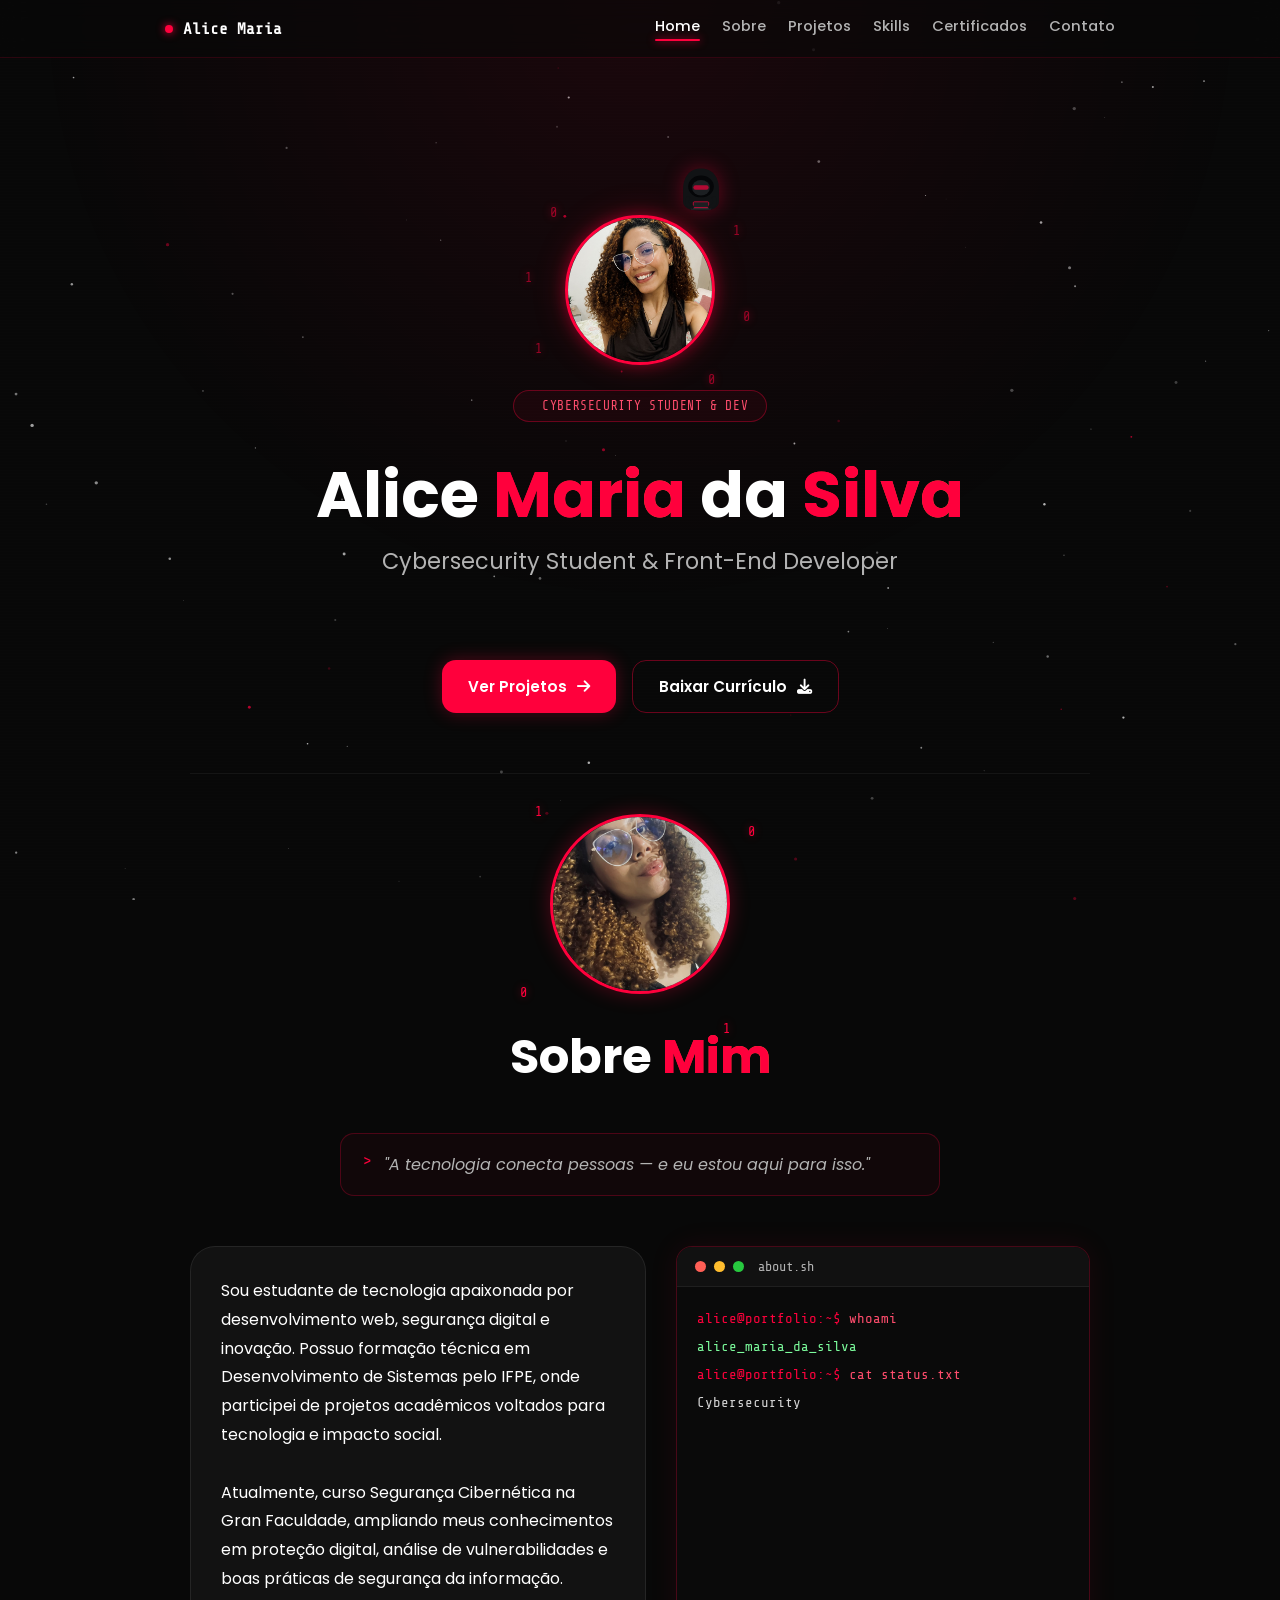
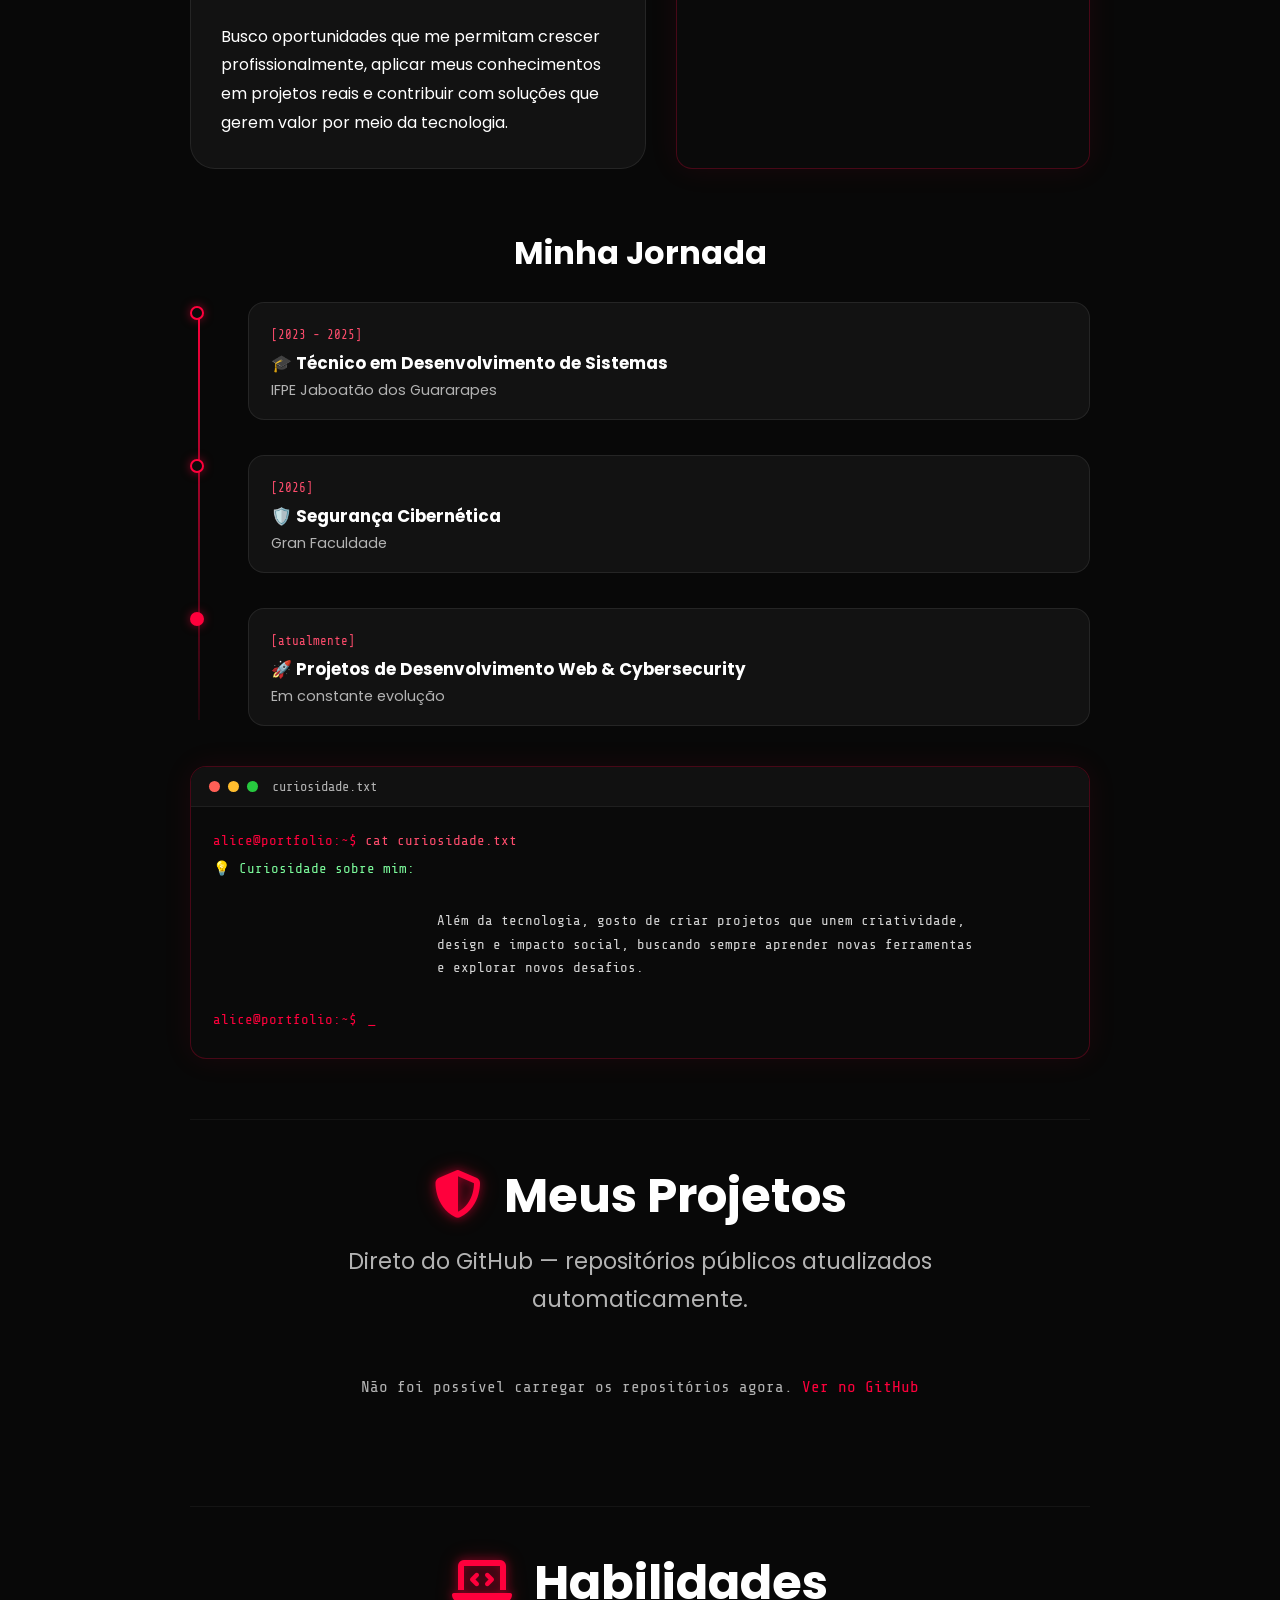
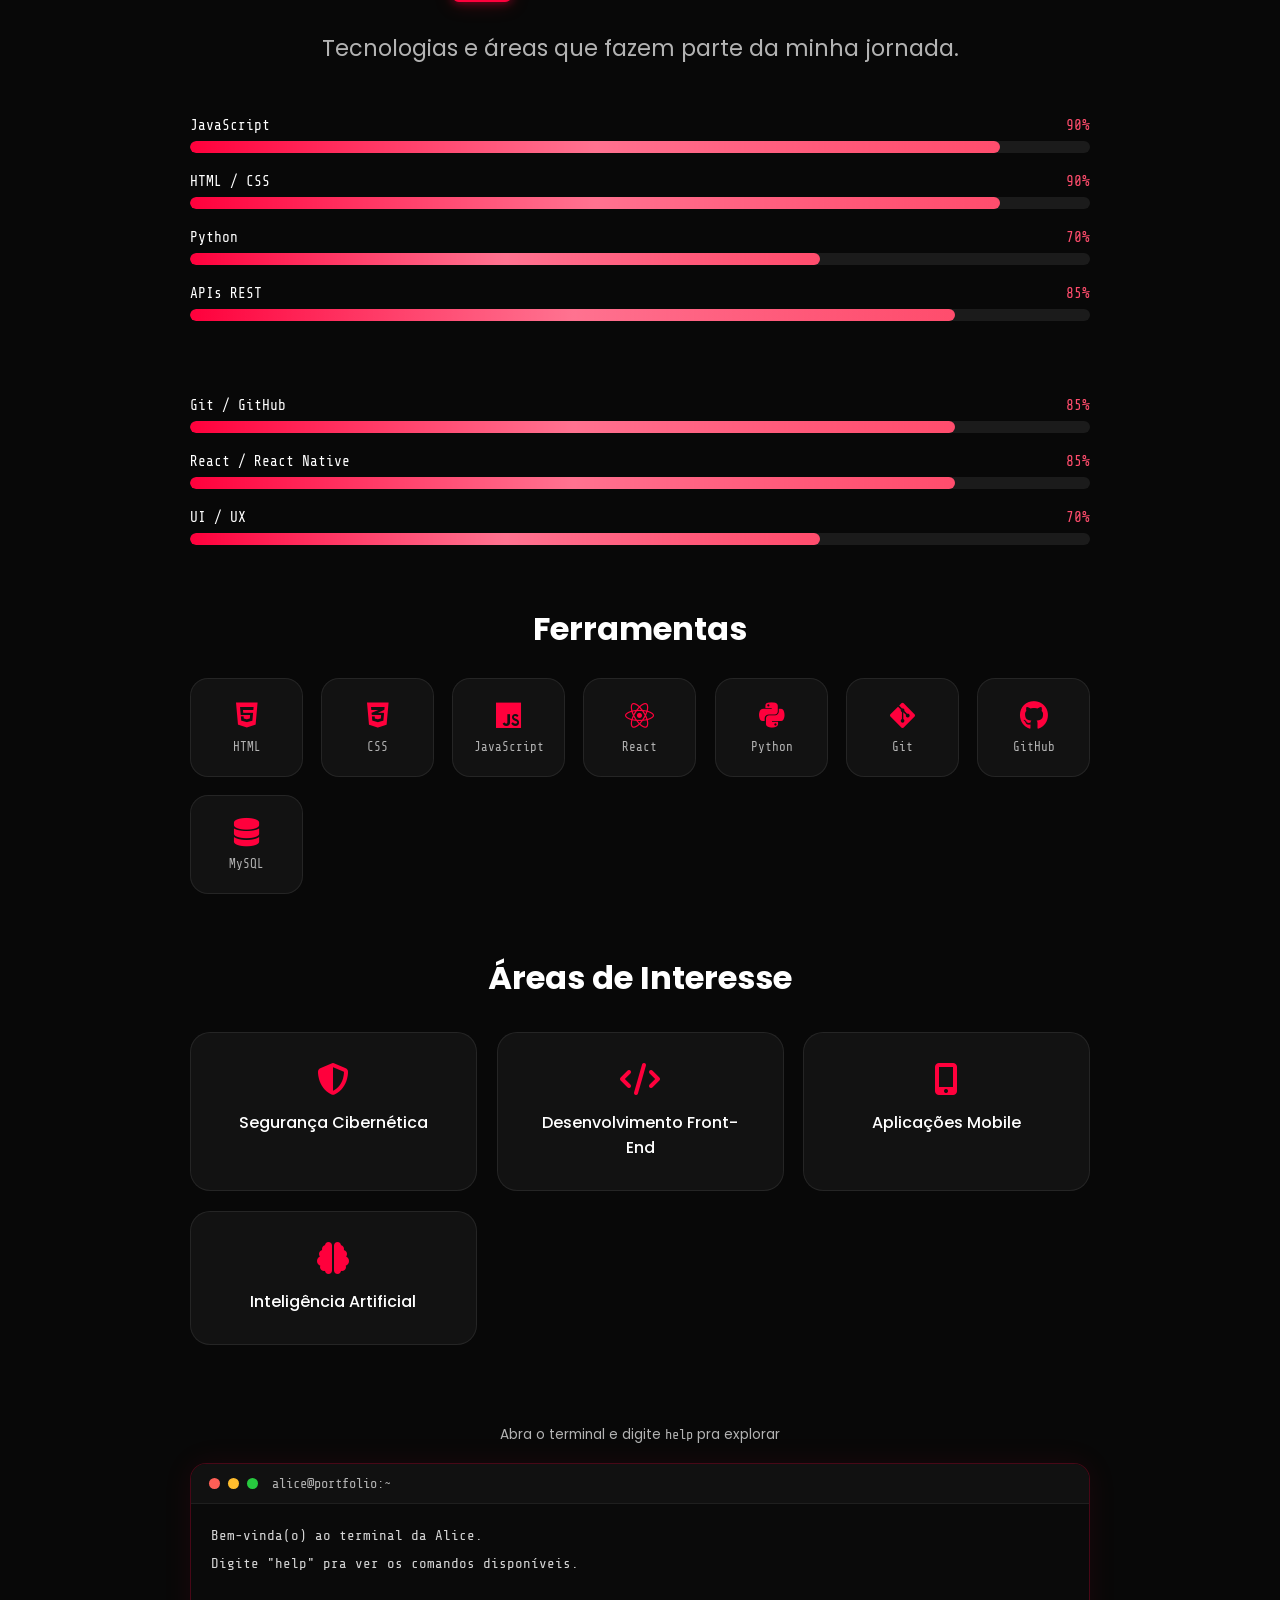
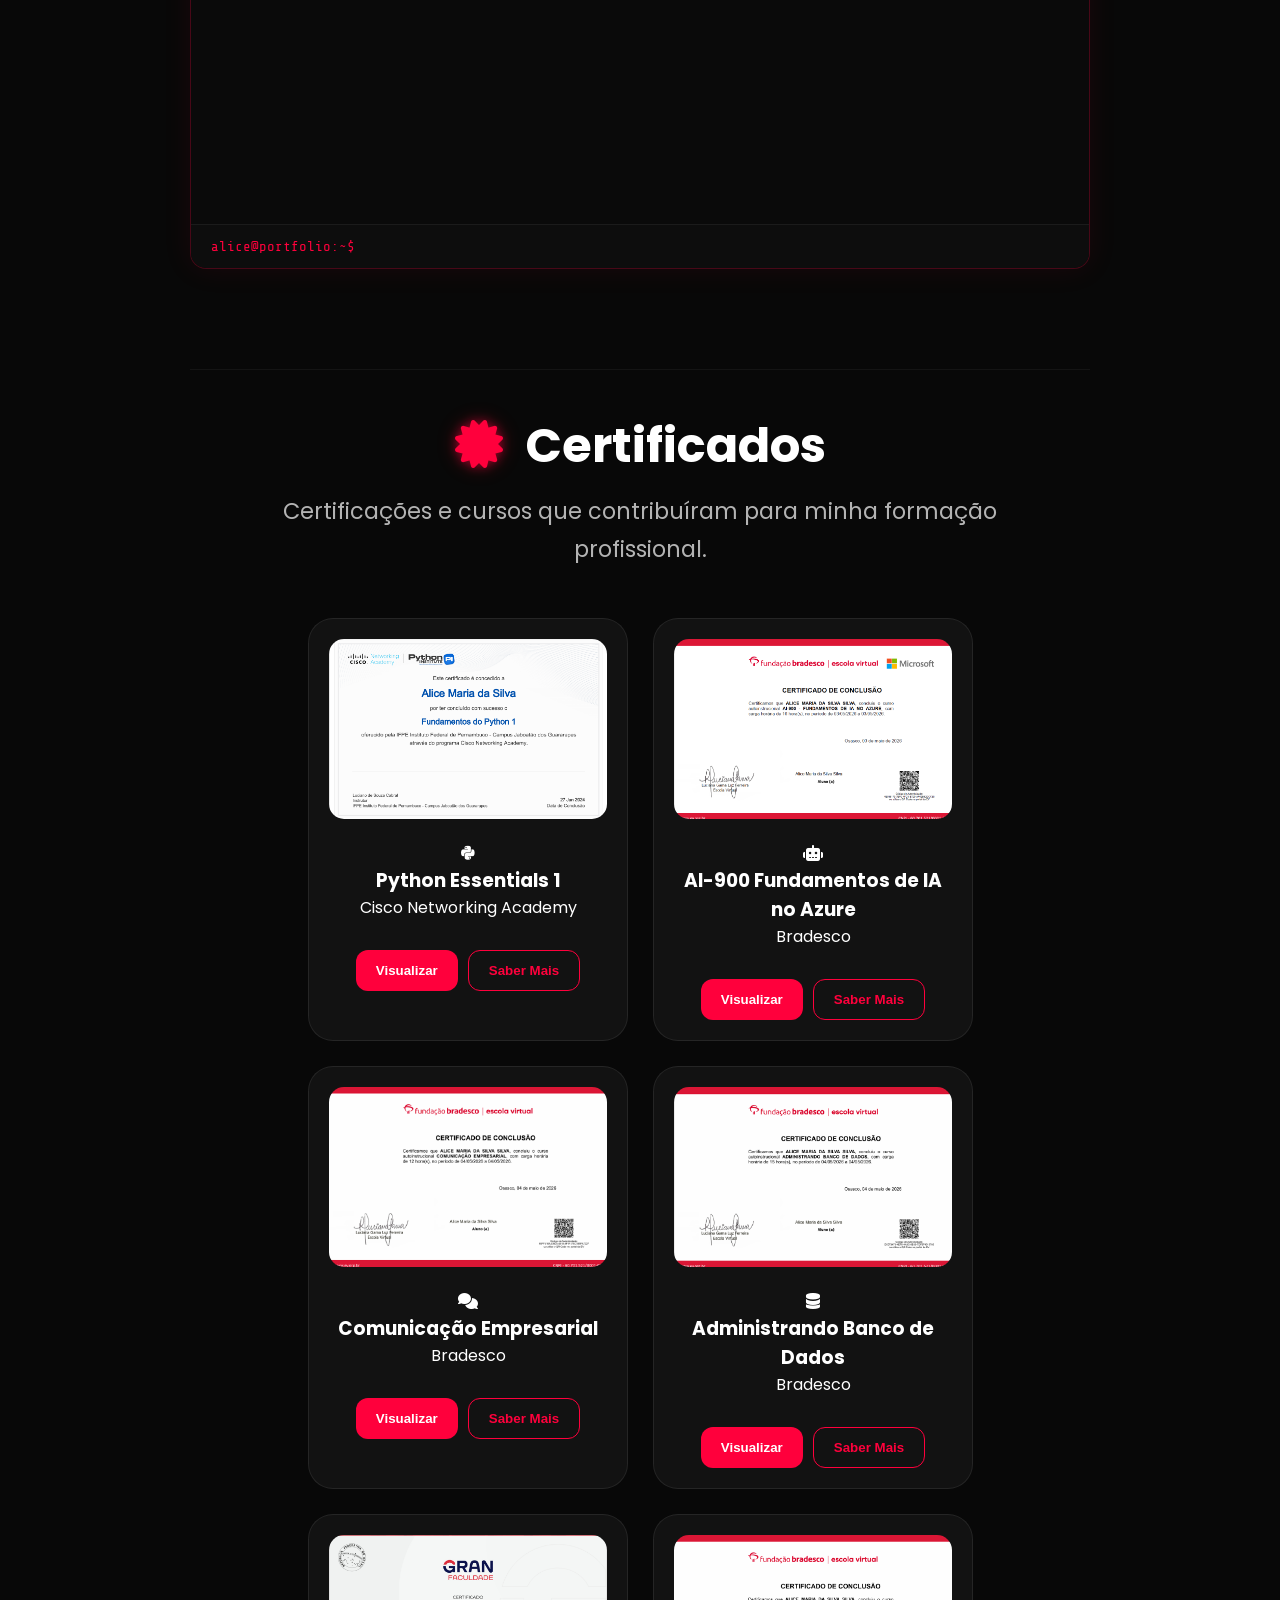
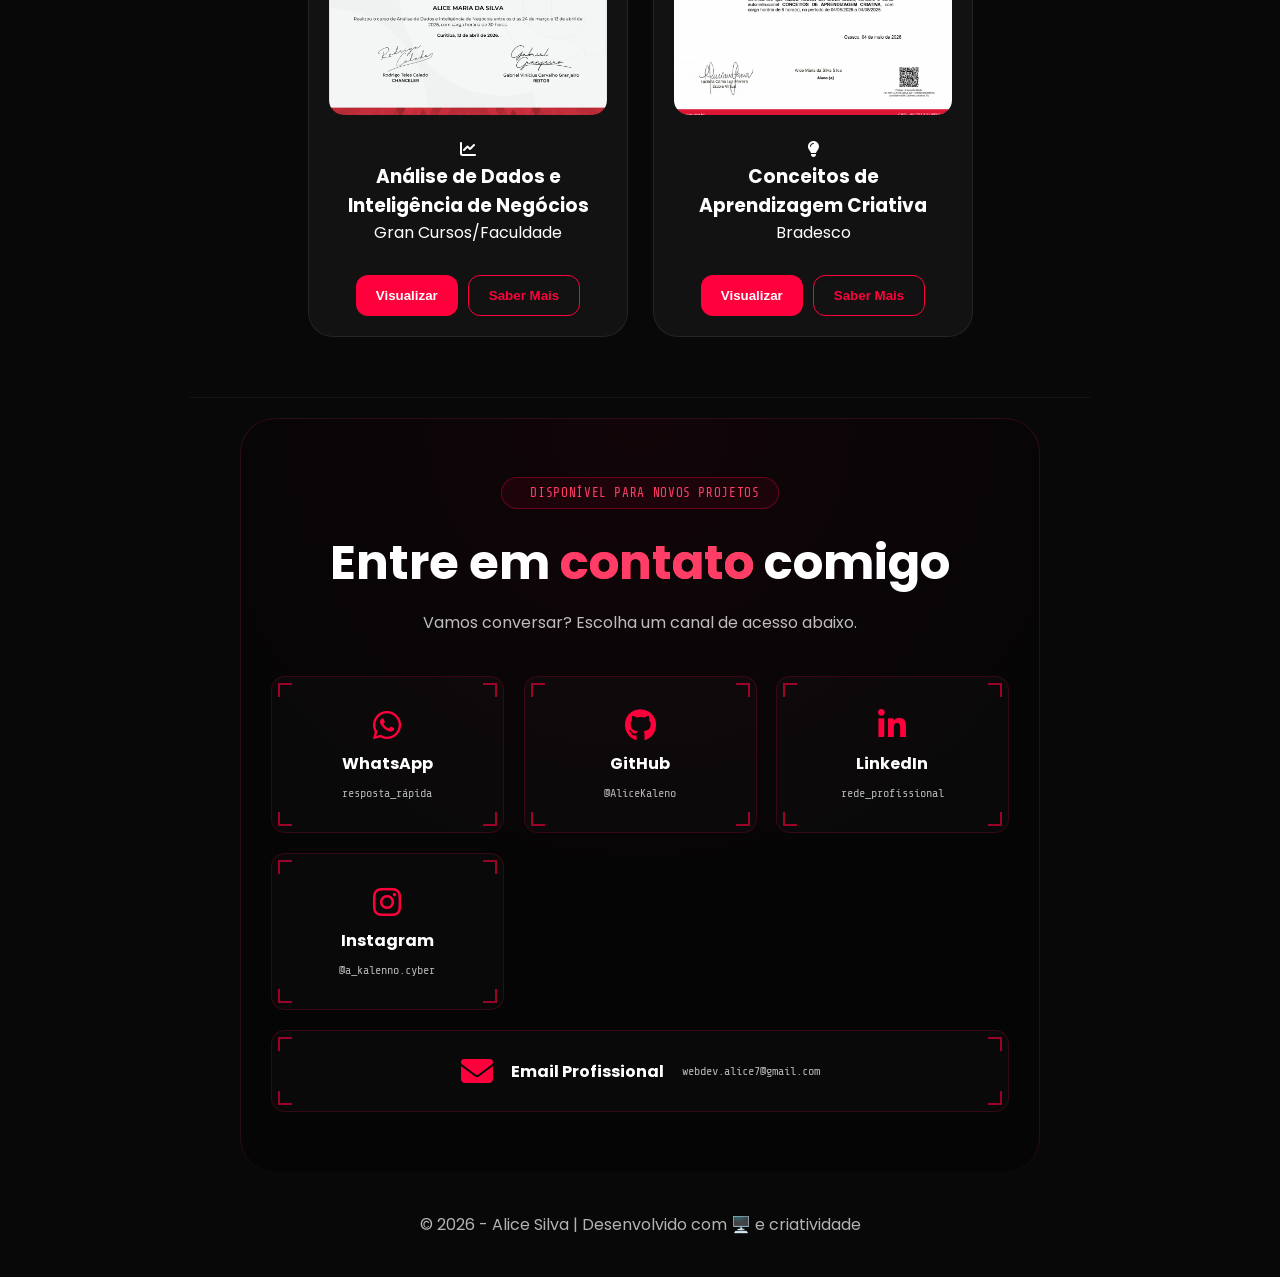
<file: index.html>
<!DOCTYPE html>
<html lang="pt-BR">

<head>

    <meta charset="UTF-8">
    <meta name="viewport" content="width=device-width, initial-scale=1.0">

    <title>Alice Maria | Portfólio</title>

    <link rel="shortcut icon" href="assets/images/favicon.png">

    <link rel="stylesheet" href="./css/variables.css">
    <link rel="stylesheet" href="./css/style.css">
    <link rel="stylesheet" href="./css/pages.css">
    <link rel="stylesheet" href="./css/effects.css">
    <link rel="stylesheet" href="https://cdnjs.cloudflare.com/ajax/libs/font-awesome/6.5.2/css/all.min.css">

    <link rel="preconnect" href="https://fonts.googleapis.com">

    <link href="https://fonts.googleapis.com/css2?family=Poppins:wght@300;400;500;600;700&display=swap" rel="stylesheet">

</head>

<body>

    <nav class="navbar">

        <div class="nav-container">

            <a href="#home" class="nav-logo">
                <span class="dot-pulse"></span>
                Alice Maria
            </a>

            <div class="nav-links" id="navLinks">
                <a href="#home">Home</a>
                <a href="#sobre">Sobre</a>
                <a href="#projetos">Projetos</a>
                <a href="#skills">Skills</a>
                <a href="#certificados">Certificados</a>
                <a href="#contato">Contato</a>
            </div>

            <button class="nav-toggle" id="navToggle" aria-label="Abrir menu" aria-expanded="false">
                <span></span>
                <span></span>
                <span></span>
            </button>

        </div>

    </nav>

    <div class="page-container">

        <section id="home" class="profile">

            <div class="avatar-wrap">

                <div class="hacker-mascot" aria-hidden="true">

                    <svg viewBox="0 0 100 100" xmlns="http://www.w3.org/2000/svg">

                        <!-- corpo / moletom com capuz -->
                        <path d="M50 18 C30 18 22 34 22 50 L22 70 C22 78 30 84 50 84 C70 84 78 78 78 70 L78 50 C78 34 70 18 50 18 Z" fill="#111315"/>

                        <!-- sombra do capuz -->
                        <ellipse cx="50" cy="46" rx="20" ry="17" fill="#050608"/>

                        <!-- rosto -->
                        <ellipse cx="50" cy="48" rx="14" ry="12" fill="#1c1f22"/>

                        <!-- óculos / visor brilhando -->
                        <rect x="38" y="44" width="24" height="7" rx="3.5" fill="#ff003c">
                            <animate attributeName="opacity" values="1;0.5;1" dur="1.8s" repeatCount="indefinite"/>
                        </rect>

                        <!-- laptop -->
                        <rect x="34" y="78" width="32" height="4" rx="1.5" fill="#2a2d31"/>
                        <rect x="38" y="70" width="24" height="9" rx="1.5" fill="#1c1f22" stroke="#ff003c" stroke-width="1"/>

                        <!-- bracinhos digitando -->
                        <path d="M30 64 C26 70 28 76 36 78" stroke="#111315" stroke-width="6" fill="none" stroke-linecap="round"/>
                        <path d="M70 64 C74 70 72 76 64 78" stroke="#111315" stroke-width="6" fill="none" stroke-linecap="round"/>

                    </svg>

                </div>

                <span class="binary-float b1">0</span>
                <span class="binary-float b2">1</span>
                <span class="binary-float b3">1</span>
                <span class="binary-float b4">0</span>
                <span class="binary-float b5">1</span>
                <span class="binary-float b6">0</span>

                <img
                    src="./assets/images/alice.png"
                    alt="Alice Maria"
                >

            </div>

            <div class="status-badge">
                <span class="dot-pulse"></span>
                CYBERSECURITY STUDENT & DEV
            </div>

            <h1>
                Alice <span class="gradient-text">Maria</span> da <span class="gradient-text">Silva</span>
            </h1>

            <p class="subtitle">
                Cybersecurity Student &
                Front-End Developer
            </p>

            <div class="cta-group">

                <a href="#projetos" class="cta-btn cta-primary">
                    Ver Projetos
                    <i class="fas fa-arrow-right"></i>
                </a>

                <a href="assets/files/Alice_Silva_currículo.pdf" target="_blank" class="cta-btn cta-secondary">
                    Baixar Currículo
                    <i class="fas fa-download"></i>
                </a>

            </div>

        </section>

        <section id="sobre">

            <section class="about-header">

                <div class="avatar-wrap">

                    <span class="binary-float b1">1</span>
                    <span class="binary-float b2">0</span>
                    <span class="binary-float b3">0</span>
                    <span class="binary-float b4">1</span>

                    <img
                        src="./assets/images/alice2.png"
                        alt="Alice Maria"
                        class="about-photo"
                    >

                </div>

                <h1>
                    Sobre <span class="gradient-text">Mim</span>
                </h1>

            </section>

            <section class="quote-log">

                <span class="quote-log-prompt mono">&gt;</span>

                <p>
                    "A tecnologia conecta pessoas — e eu estou aqui para isso."
                </p>

            </section>

            <section class="about-grid">

                <div class="card about-text">

                    <p>
                        Sou estudante de tecnologia apaixonada por desenvolvimento web,
                        segurança digital e inovação.

                        Possuo formação técnica em Desenvolvimento de Sistemas pelo IFPE,
                        onde participei de projetos acadêmicos voltados para tecnologia
                        e impacto social.
                    </p>

                    <br>

                    <p>
                        Atualmente, curso Segurança Cibernética na Gran Faculdade,
                        ampliando meus conhecimentos em proteção digital,
                        análise de vulnerabilidades e boas práticas de segurança da informação.
                    </p>

                    <br>

                    <p>
                        Busco oportunidades que me permitam crescer profissionalmente,
                        aplicar meus conhecimentos em projetos reais e contribuir com
                        soluções que gerem valor por meio da tecnologia.
                    </p>

                </div>

                <div class="terminal-window about-mini-terminal">

                    <div class="terminal-header">

                        <div class="terminal-dots">
                            <span></span>
                            <span></span>
                            <span></span>
                        </div>

                        <span class="terminal-title mono">about.sh</span>

                    </div>

                    <div class="terminal-body" id="aboutTerminalBody">
                    </div>

                </div>

            </section>

            <section>

                <h2 class="section-title">
                    Minha Jornada
                </h2>

                <div class="hacker-timeline">

                    <div class="hacker-node">
                        <span class="hacker-node-dot"></span>
                        <div class="hacker-node-content">
                            <span class="hacker-node-tag mono">[2023 - 2025]</span>
                            <h3>🎓 Técnico em Desenvolvimento de Sistemas</h3>
                            <p>IFPE Jaboatão dos Guararapes</p>
                        </div>
                    </div>

                    <div class="hacker-node">
                        <span class="hacker-node-dot"></span>
                        <div class="hacker-node-content">
                            <span class="hacker-node-tag mono">[2026]</span>
                            <h3>🛡️ Segurança Cibernética</h3>
                            <p>Gran Faculdade</p>
                        </div>
                    </div>

                    <div class="hacker-node">
                        <span class="hacker-node-dot active"></span>
                        <div class="hacker-node-content">
                            <span class="hacker-node-tag mono">[atualmente]</span>
                            <h3>🚀 Projetos de Desenvolvimento Web & Cybersecurity</h3>
                            <p>Em constante evolução</p>
                        </div>
                    </div>

                </div>

            </section>

            <section>

                <div class="terminal-window curiosity-terminal">

                    <div class="terminal-header">

                        <div class="terminal-dots">
                            <span></span>
                            <span></span>
                            <span></span>
                        </div>

                        <span class="terminal-title mono">curiosidade.txt</span>

                    </div>

                    <div class="terminal-body">

                        <div class="terminal-line cmd">cat curiosidade.txt</div>

                        <div class="terminal-line highlight">💡 Curiosidade sobre mim:</div>

                        <div class="terminal-line">
                            Além da tecnologia, gosto de criar projetos que unem criatividade,
                            design e impacto social, buscando sempre aprender novas ferramentas
                            e explorar novos desafios.
                        </div>

                        <div class="terminal-line cmd typing-cursor"></div>

                    </div>

                </div>

            </section>

        </section>

        <section id="projetos">

            <h1 class="title">
                <i class="fas fa-shield-halved"></i>
                Meus Projetos
            </h1>

            <p class="subtitle">
                Direto do GitHub — repositórios públicos atualizados automaticamente.
            </p>

            <section class="github-section">

                <div id="githubRepos" class="github-grid">

                    <p class="github-loading mono">Carregando repositórios...</p>

                </div>

            </section>

        </section>

        <section id="skills">

            <h1 class="title">
                <i class="fas fa-laptop-code"></i>
                Habilidades
            </h1>

            <p class="subtitle">
                Tecnologias e áreas que fazem parte da minha jornada.
            </p>

            <section class="hacker-skills">

                <div class="hacker-skill">
                    <div class="hacker-skill-info mono">
                        <span>JavaScript</span>
                        <span class="hacker-skill-pct">90%</span>
                    </div>
                    <div class="progress-bar hacker-bar">
                        <div class="progress" data-width="90%"></div>
                    </div>
                </div>

                <div class="hacker-skill">
                    <div class="hacker-skill-info mono">
                        <span>HTML / CSS</span>
                        <span class="hacker-skill-pct">90%</span>
                    </div>
                    <div class="progress-bar hacker-bar">
                        <div class="progress" data-width="90%"></div>
                    </div>
                </div>

                <div class="hacker-skill">
                    <div class="hacker-skill-info mono">
                        <span>Python</span>
                        <span class="hacker-skill-pct">70%</span>
                    </div>
                    <div class="progress-bar hacker-bar">
                        <div class="progress" data-width="70%"></div>
                    </div>
                </div>

                <div class="hacker-skill">
                    <div class="hacker-skill-info mono">
                        <span>APIs REST</span>
                        <span class="hacker-skill-pct">85%</span>
                    </div>
                    <div class="progress-bar hacker-bar">
                        <div class="progress" data-width="85%"></div>
                    </div>
                </div>

                <div class="hacker-skill">
                    <div class="hacker-skill-info mono">
                        <span>Cybersecurity</span>
                        <span class="hacker-skill-pct">75%</span>
                    </div>
                    <div class="progress-bar hacker-bar">
                        <div class="progress" data-width="75%"></div>
                    </div>
                </div>

                <div class="hacker-skill">
                    <div class="hacker-skill-info mono">
                        <span>Git / GitHub</span>
                        <span class="hacker-skill-pct">85%</span>
                    </div>
                    <div class="progress-bar hacker-bar">
                        <div class="progress" data-width="85%"></div>
                    </div>
                </div>

                <div class="hacker-skill">
                    <div class="hacker-skill-info mono">
                        <span>React / React Native</span>
                        <span class="hacker-skill-pct">85%</span>
                    </div>
                    <div class="progress-bar hacker-bar">
                        <div class="progress" data-width="85%"></div>
                    </div>
                </div>

                <div class="hacker-skill">
                    <div class="hacker-skill-info mono">
                        <span>UI / UX</span>
                        <span class="hacker-skill-pct">70%</span>
                    </div>
                    <div class="progress-bar hacker-bar">
                        <div class="progress" data-width="70%"></div>
                    </div>
                </div>

            </section>

            <h2 class="section-title">
                Ferramentas
            </h2>

            <div class="tool-hex-grid">

                <div class="tool-hex">
                    <i class="fab fa-html5"></i>
                    <span class="mono">HTML</span>
                </div>

                <div class="tool-hex">
                    <i class="fab fa-css3-alt"></i>
                    <span class="mono">CSS</span>
                </div>

                <div class="tool-hex">
                    <i class="fab fa-js"></i>
                    <span class="mono">JavaScript</span>
                </div>

                <div class="tool-hex">
                    <i class="fab fa-react"></i>
                    <span class="mono">React</span>
                </div>

                <div class="tool-hex">
                    <i class="fab fa-python"></i>
                    <span class="mono">Python</span>
                </div>

                <div class="tool-hex">
                    <i class="fab fa-git-alt"></i>
                    <span class="mono">Git</span>
                </div>

                <div class="tool-hex">
                    <i class="fab fa-github"></i>
                    <span class="mono">GitHub</span>
                </div>

                <div class="tool-hex">
                    <i class="fas fa-database"></i>
                    <span class="mono">MySQL</span>
                </div>

            </div>

            <h2 class="section-title">
                Áreas de Interesse
            </h2>

            <div class="interest-grid">

                <div class="interest-card">
                    <i class="fas fa-shield-halved"></i>
                    <span>Segurança Cibernética</span>
                </div>

                <div class="interest-card">
                    <i class="fas fa-code"></i>
                    <span>Desenvolvimento Front-End</span>
                </div>

                <div class="interest-card">
                    <i class="fas fa-mobile-screen-button"></i>
                    <span>Aplicações Mobile</span>
                </div>

                <div class="interest-card">
                    <i class="fas fa-brain"></i>
                    <span>Inteligência Artificial</span>
                </div>

            </div>

            <section class="alice-terminal">

                <p class="terminal-hint">
                    Abra o terminal e digite <span class="mono">help</span> pra explorar
                </p>

                <div class="terminal-window">

                    <div class="terminal-header">

                        <div class="terminal-dots">
                            <span></span>
                            <span></span>
                            <span></span>
                        </div>

                        <span class="terminal-title mono">alice@portfolio:~</span>

                    </div>

                    <div class="terminal-body" id="terminalBody">

                        <div class="terminal-line">Bem-vinda(o) ao terminal da Alice.</div>
                        <div class="terminal-line">Digite "help" pra ver os comandos disponíveis.</div>

                    </div>

                    <div class="terminal-input-row">

                        <span class="terminal-prompt mono">alice@portfolio:~$</span>

                        <input
                            id="terminalInput"
                            class="terminal-input mono"
                            type="text"
                            autocomplete="off"
                            spellcheck="false"
                            aria-label="Terminal interativo"
                        >

                    </div>

                </div>

            </section>

        </section>

        <section id="certificados">

            <h1 class="title">
                <i class="fas fa-certificate"></i>
                Certificados
            </h1>

            <p class="subtitle">
                Certificações e cursos que contribuíram para minha formação profissional.
            </p>

            <div class="certificates-grid">

                <div class="certificate-card">

                    <img
                        src="./assets/images/python.png"
                        alt="Python"
                        class="certificate-image"
                    >

                    <div class="certificate-icon">
                        <i class="fab fa-python"></i>
                    </div>

                    <h3>Python Essentials 1</h3>

                    <p>Cisco Networking Academy</p>

                    <div class="certificate-buttons">

                        <button class="view-btn" onclick="openModal('./assets/images/python.png')">
                            Visualizar
                        </button>

                        <button class="more-btn" onclick="toggleInfo(this)">
                            Saber Mais
                        </button>

                    </div>

                    <div class="certificate-info">
                        <p>
                            Curso focado em fundamentos de programação com Python,
                            lógica de programação e desenvolvimento de projetos
                            práticos. Durante a formação, desenvolvi aplicações e
                            fortaleci habilidades de resolução de problemas e
                            raciocínio lógico.
                        </p>
                    </div>

                </div>

                <div class="certificate-card">

                    <img
                        src="./assets/images/AI-900.png"
                        alt="AI 900"
                        class="certificate-image"
                    >

                    <div class="certificate-icon">
                        <i class="fas fa-robot"></i>
                    </div>

                    <h3>AI-900 Fundamentos de IA no Azure</h3>

                    <p>Bradesco</p>

                    <div class="certificate-buttons">

                        <button class="view-btn" onclick="openModal('./assets/images/AI-900.png')">
                            Visualizar
                        </button>

                        <button class="more-btn" onclick="toggleInfo(this)">
                            Saber Mais
                        </button>

                    </div>

                    <div class="certificate-info">
                        <p>
                            Formação voltada aos conceitos de Inteligência Artificial,
                            Machine Learning e serviços de IA na plataforma Azure.
                            O curso ampliou minha compreensão sobre aplicações
                            práticas de IA em soluções tecnológicas.
                        </p>
                    </div>

                </div>

                <div class="certificate-card">

                    <img
                        src="./assets/images/comunicacao-empresarial.png"
                        alt="Comunicação empresarial"
                        class="certificate-image"
                    >

                    <div class="certificate-icon">
                        <i class="fas fa-comments"></i>
                    </div>

                    <h3>Comunicação Empresarial</h3>

                    <p>Bradesco</p>

                    <div class="certificate-buttons">

                        <button class="view-btn" onclick="openModal('./assets/images/comunicacao-empresarial.png')">
                            Visualizar
                        </button>

                        <button class="more-btn" onclick="toggleInfo(this)">
                            Saber Mais
                        </button>

                    </div>

                    <div class="certificate-info">
                        <p>
                            Curso focado no desenvolvimento da comunicação profissional,
                            escrita corporativa, organização de ideias e relacionamento interpessoal,
                            fortalecendo habilidades essenciais para trabalho em equipe.
                        </p>
                    </div>

                </div>

                <div class="certificate-card">

                    <img
                        src="./assets/images/banco-dados.png"
                        alt="Banco de Dados"
                        class="certificate-image"
                    >

                    <div class="certificate-icon">
                        <i class="fas fa-database"></i>
                    </div>

                    <h3>Administrando Banco de Dados</h3>

                    <p>Bradesco</p>

                    <div class="certificate-buttons">

                        <button class="view-btn" onclick="openModal('./assets/images/banco-dados.png')">
                            Visualizar
                        </button>

                        <button class="more-btn" onclick="toggleInfo(this)">
                            Saber Mais
                        </button>

                    </div>

                    <div class="certificate-info">
                        <p>
                            Formação voltada à organização, gerenciamento e manipulação de dados,
                            com introdução a SQL e conceitos fundamentais de banco de dados para
                            aplicações e sistemas.
                        </p>
                    </div>

                </div>

                <div class="certificate-card">

                    <img
                        src="./assets/images/analise-dados.png"
                        alt="Análise de Dados"
                        class="certificate-image"
                    >

                    <div class="certificate-icon">
                        <i class="fas fa-chart-line"></i>
                    </div>

                    <h3>Análise de Dados e Inteligência de Negócios</h3>

                    <p>Gran Cursos/Faculdade</p>

                    <div class="certificate-buttons">

                        <button class="view-btn" onclick="openModal('./assets/images/analise-dados.png')">
                            Visualizar
                        </button>

                        <button class="more-btn" onclick="toggleInfo(this)">
                            Saber Mais
                        </button>

                    </div>

                    <div class="certificate-info">
                        <p>
                            Curso focado em análise de dados, geração de insights e apoio à tomada de decisões.
                            Desenvolvi habilidades analíticas para transformar informações em soluções estratégicas.
                        </p>
                    </div>

                </div>

                <div class="certificate-card">

                    <img
                        src="./assets/images/aprendizagem-criativa.png"
                        alt="Aprendizagem Criativa"
                        class="certificate-image"
                    >

                    <div class="certificate-icon">
                        <i class="fas fa-lightbulb"></i>
                    </div>

                    <h3>Conceitos de Aprendizagem Criativa</h3>

                    <p>Bradesco</p>

                    <div class="certificate-buttons">

                        <button class="view-btn" onclick="openModal('./assets/images/aprendizagem-criativa.png')">
                            Visualizar
                        </button>

                        <button class="more-btn" onclick="toggleInfo(this)">
                            Saber Mais
                        </button>

                    </div>

                    <div class="certificate-info">
                        <p>
                            Formação baseada em metodologias de aprendizagem ativa,
                            criatividade e resolução de problemas. O curso incentivou o pensamento crítico,
                            a inovação e a construção prática do conhecimento.
                        </p>
                    </div>

                </div>

            </div>

            <div id="certificateModal" class="modal">

                <span class="close-modal">&times;</span>

                <img id="modalImage">

            </div>

        </section>

        <section id="contato" class="contact-page">

            <section class="contact-header">

                <span class="status-badge contact-status">
                    <span class="dot-pulse"></span>
                    DISPONÍVEL PARA NOVOS PROJETOS
                </span>

                <h1>
                    Entre em <span class="gradient-text">contato</span> comigo
                </h1>

                <p>
                    Vamos conversar? Escolha um canal de acesso abaixo.
                </p>

            </section>

            <section class="cyber-contact-grid">

                <a href="https://wa.me/5581994467601"
                   class="cyber-node"
                   target="_blank"
                   rel="noopener noreferrer">

                    <span class="cyber-corner tl"></span>
                    <span class="cyber-corner tr"></span>
                    <span class="cyber-corner bl"></span>
                    <span class="cyber-corner br"></span>

                    <i class="fab fa-whatsapp"></i>

                    <h3>WhatsApp</h3>

                    <span class="cyber-node-tag mono">resposta_rápida</span>

                </a>

                <a href="https://github.com/AliceKaleno/"
                   class="cyber-node"
                   target="_blank"
                   rel="noopener noreferrer">

                    <span class="cyber-corner tl"></span>
                    <span class="cyber-corner tr"></span>
                    <span class="cyber-corner bl"></span>
                    <span class="cyber-corner br"></span>

                    <i class="fab fa-github"></i>

                    <h3>GitHub</h3>

                    <span class="cyber-node-tag mono">@AliceKaleno</span>

                </a>

                <a href="https://www.linkedin.com/in/alice-maria-da-silva/"
                   class="cyber-node"
                   target="_blank"
                   rel="noopener noreferrer">

                    <span class="cyber-corner tl"></span>
                    <span class="cyber-corner tr"></span>
                    <span class="cyber-corner bl"></span>
                    <span class="cyber-corner br"></span>

                    <i class="fab fa-linkedin-in"></i>

                    <h3>LinkedIn</h3>

                    <span class="cyber-node-tag mono">rede_profissional</span>

                </a>

                <a href="https://www.instagram.com/a_kalenno.cyber/"
                   class="cyber-node"
                   target="_blank"
                   rel="noopener noreferrer">

                    <span class="cyber-corner tl"></span>
                    <span class="cyber-corner tr"></span>
                    <span class="cyber-corner bl"></span>
                    <span class="cyber-corner br"></span>

                    <i class="fab fa-instagram"></i>

                    <h3>Instagram</h3>

                    <span class="cyber-node-tag mono">@a_kalenno.cyber</span>

                </a>

                <a href="mailto:webdev.alice7@gmail.com?subject=Contato%20através%20do%20Portfólio&body=Olá%20Alice,"
                   class="cyber-node cyber-node-wide"
                   target="_blank"
                   rel="noopener noreferrer">

                    <span class="cyber-corner tl"></span>
                    <span class="cyber-corner tr"></span>
                    <span class="cyber-corner bl"></span>
                    <span class="cyber-corner br"></span>

                    <i class="fas fa-envelope"></i>

                    <h3>Email Profissional</h3>

                    <span class="cyber-node-tag mono">webdev.alice7@gmail.com</span>

                </a>

            </section>

        </section>
        
        <div class="footer">
            © 2026 - Alice Silva | Desenvolvido com 🖥️ e criatividade
        </div>

    </div>

    <script src="./js/certificates.js"></script>
    <script src="./js/github-repos.js"></script>
    <script src="./js/terminal.js"></script>
    <script src="./js/about-terminal.js"></script>
    <script src="./js/effects.js"></script>

</body>

</html>
</file>
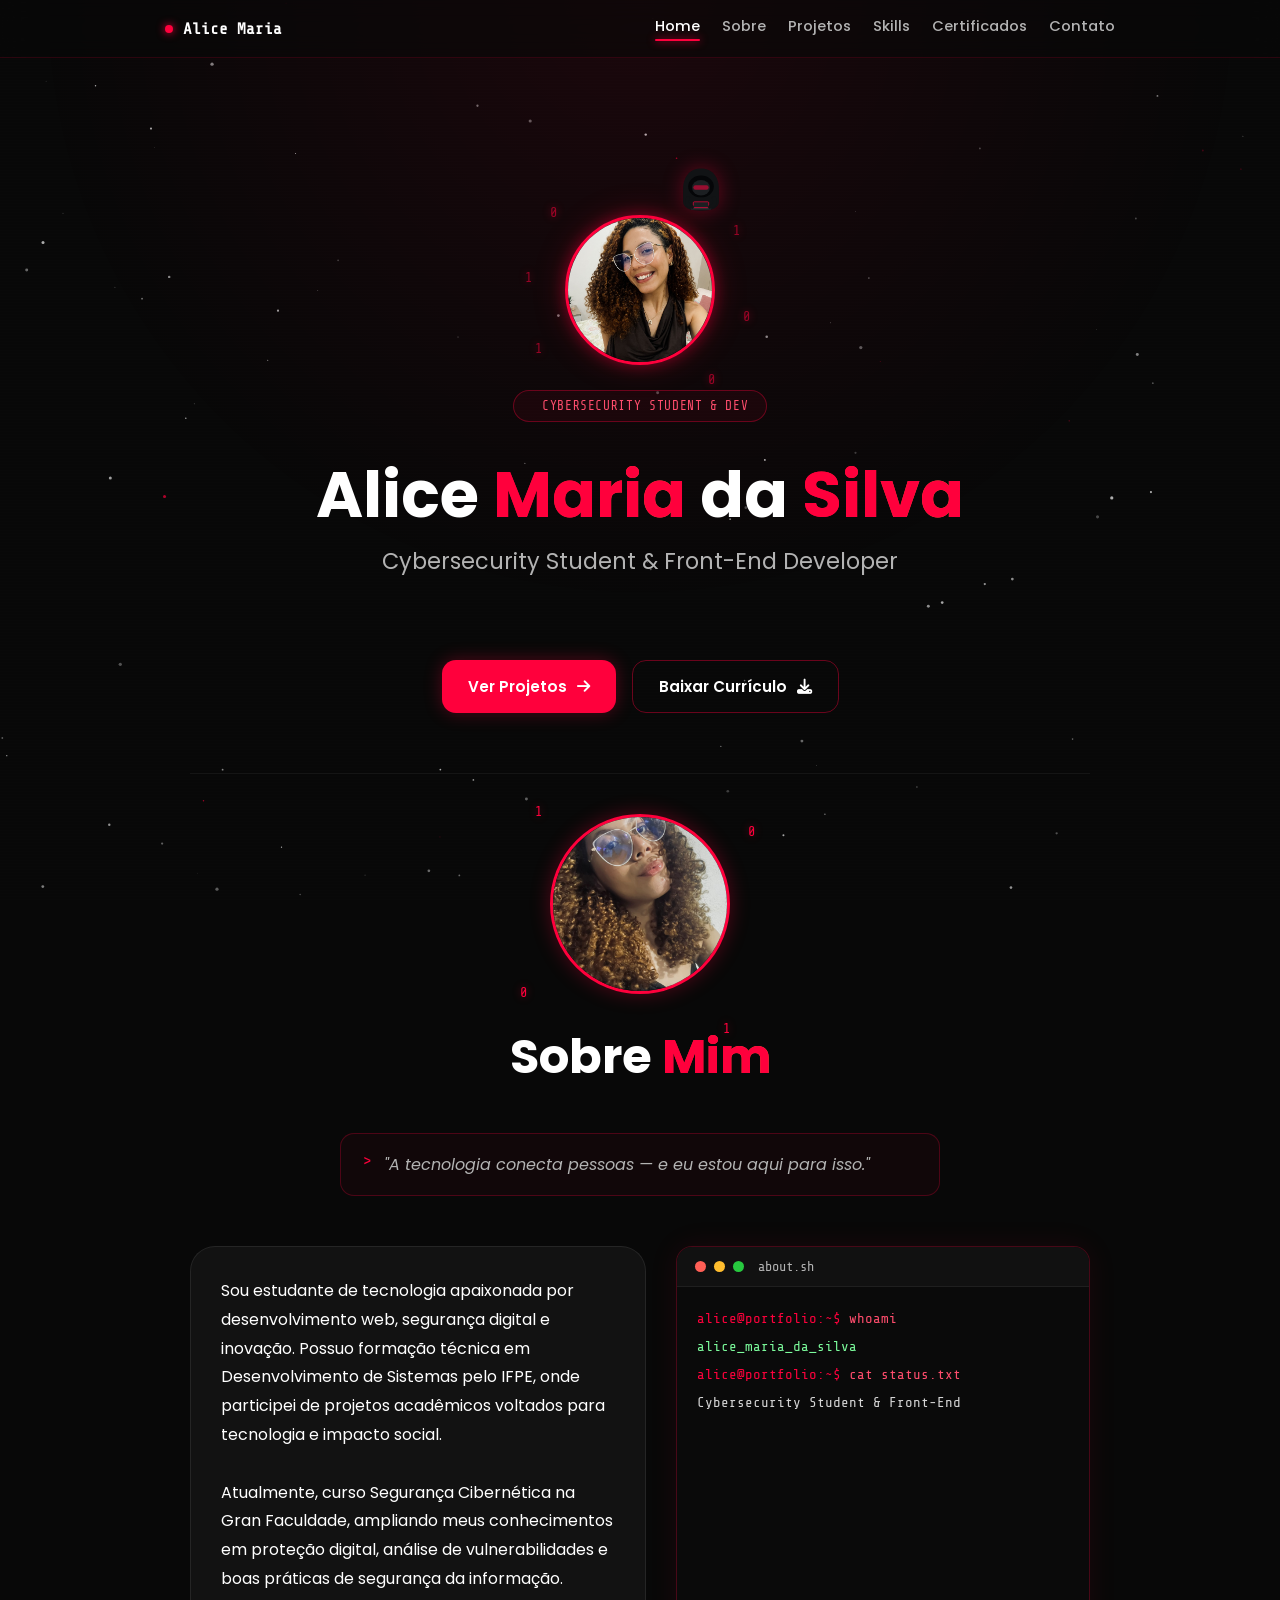
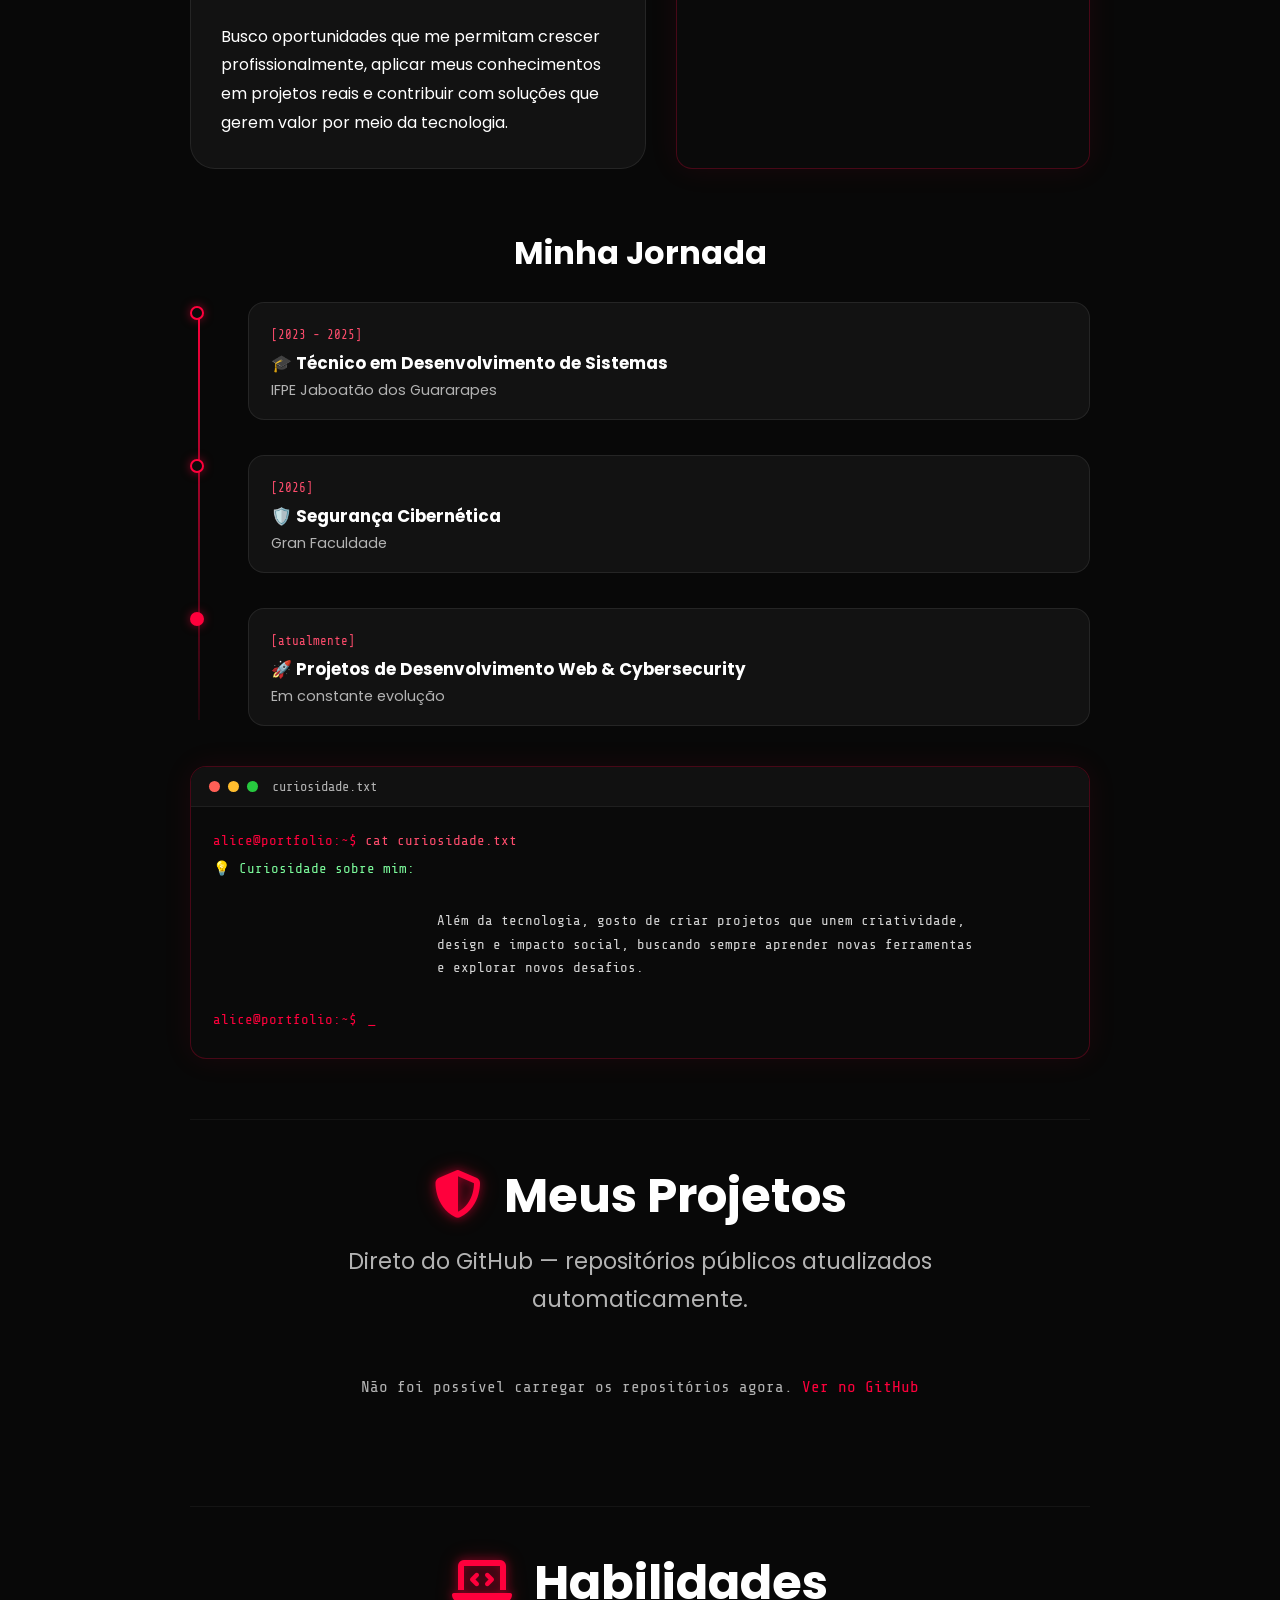
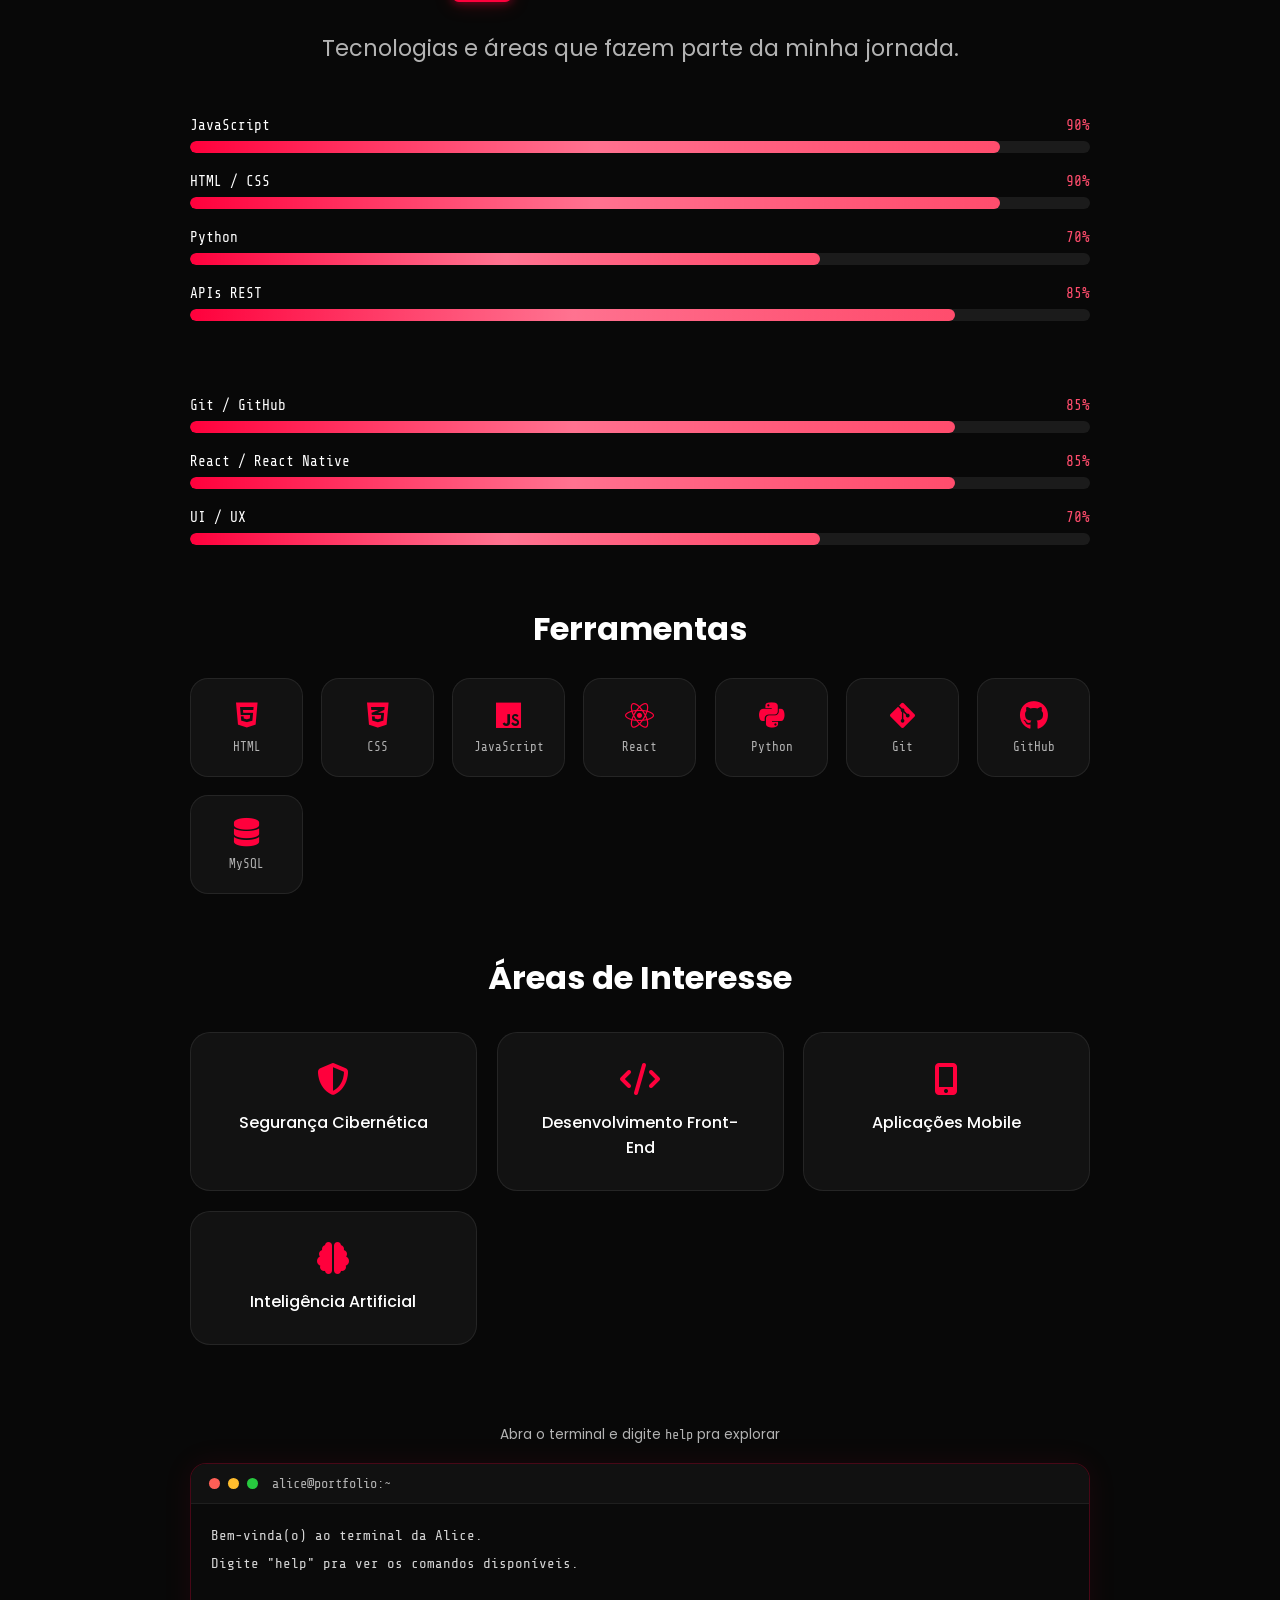
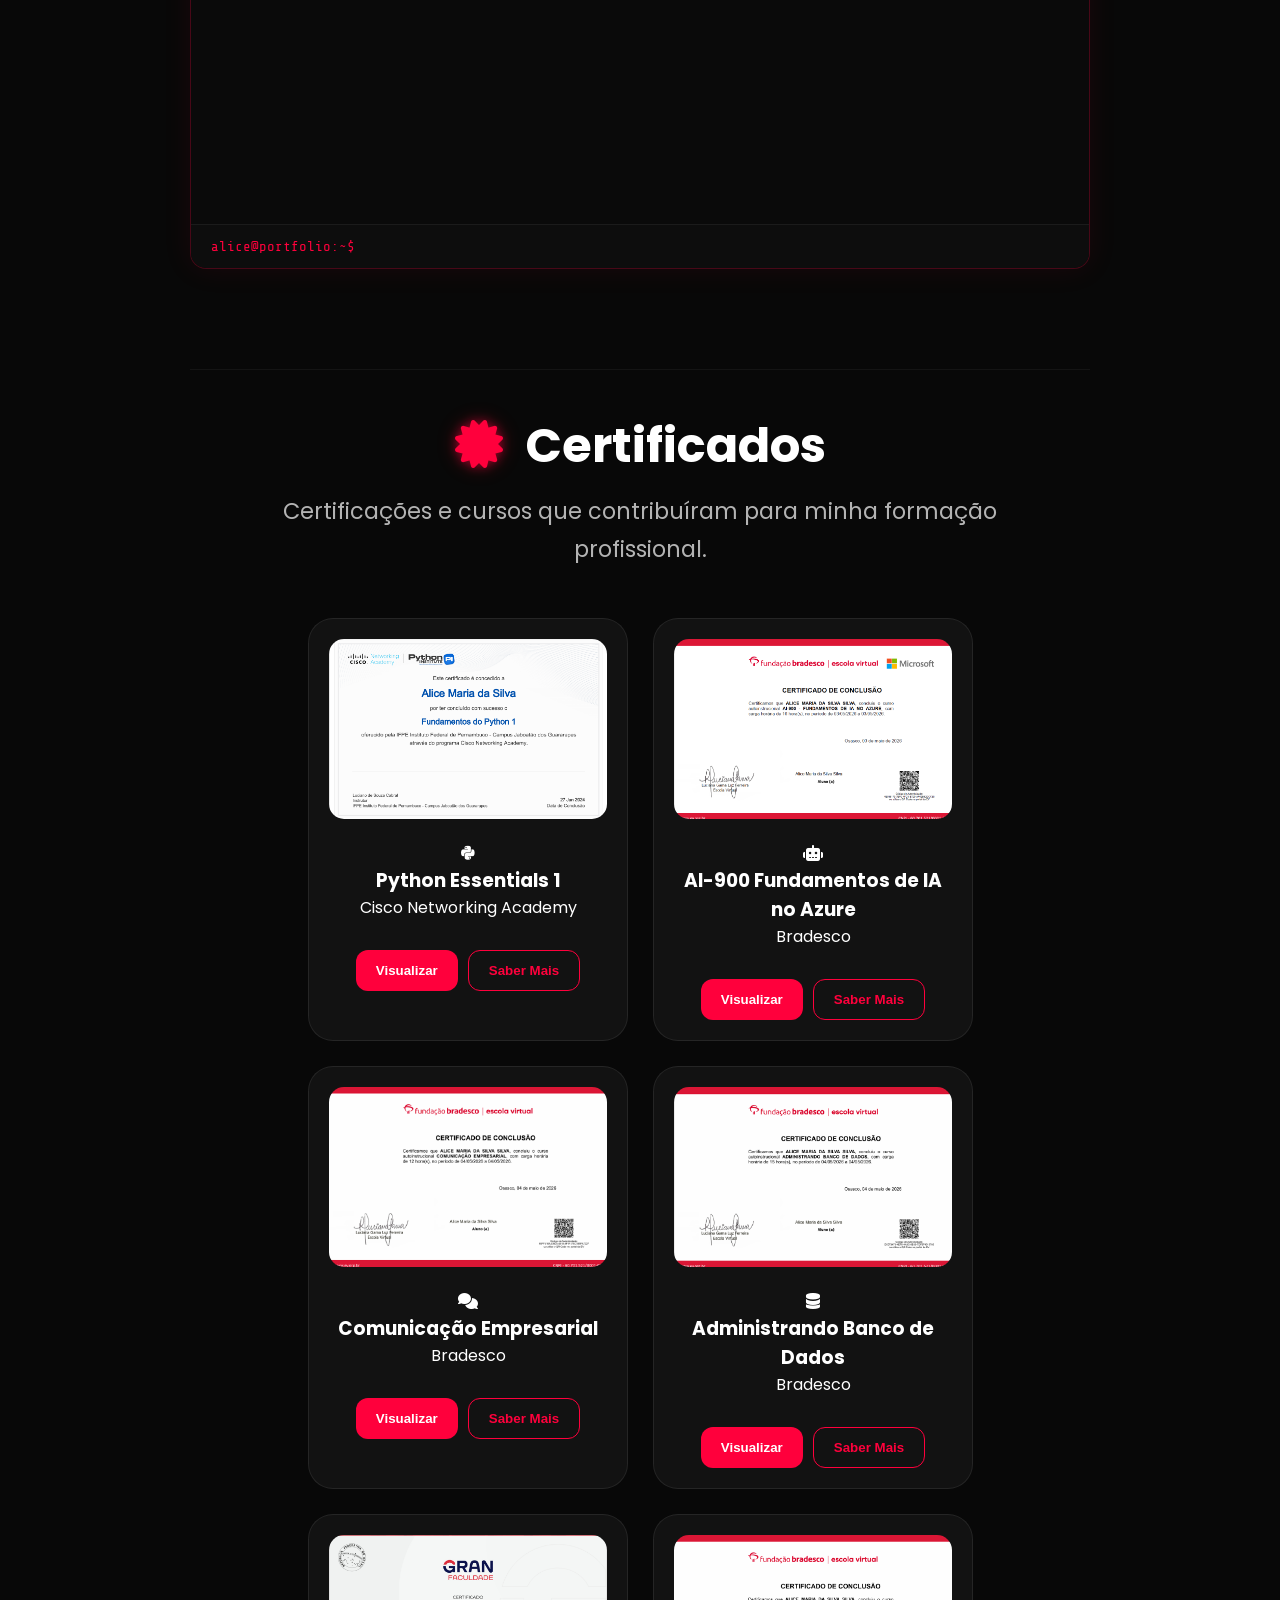
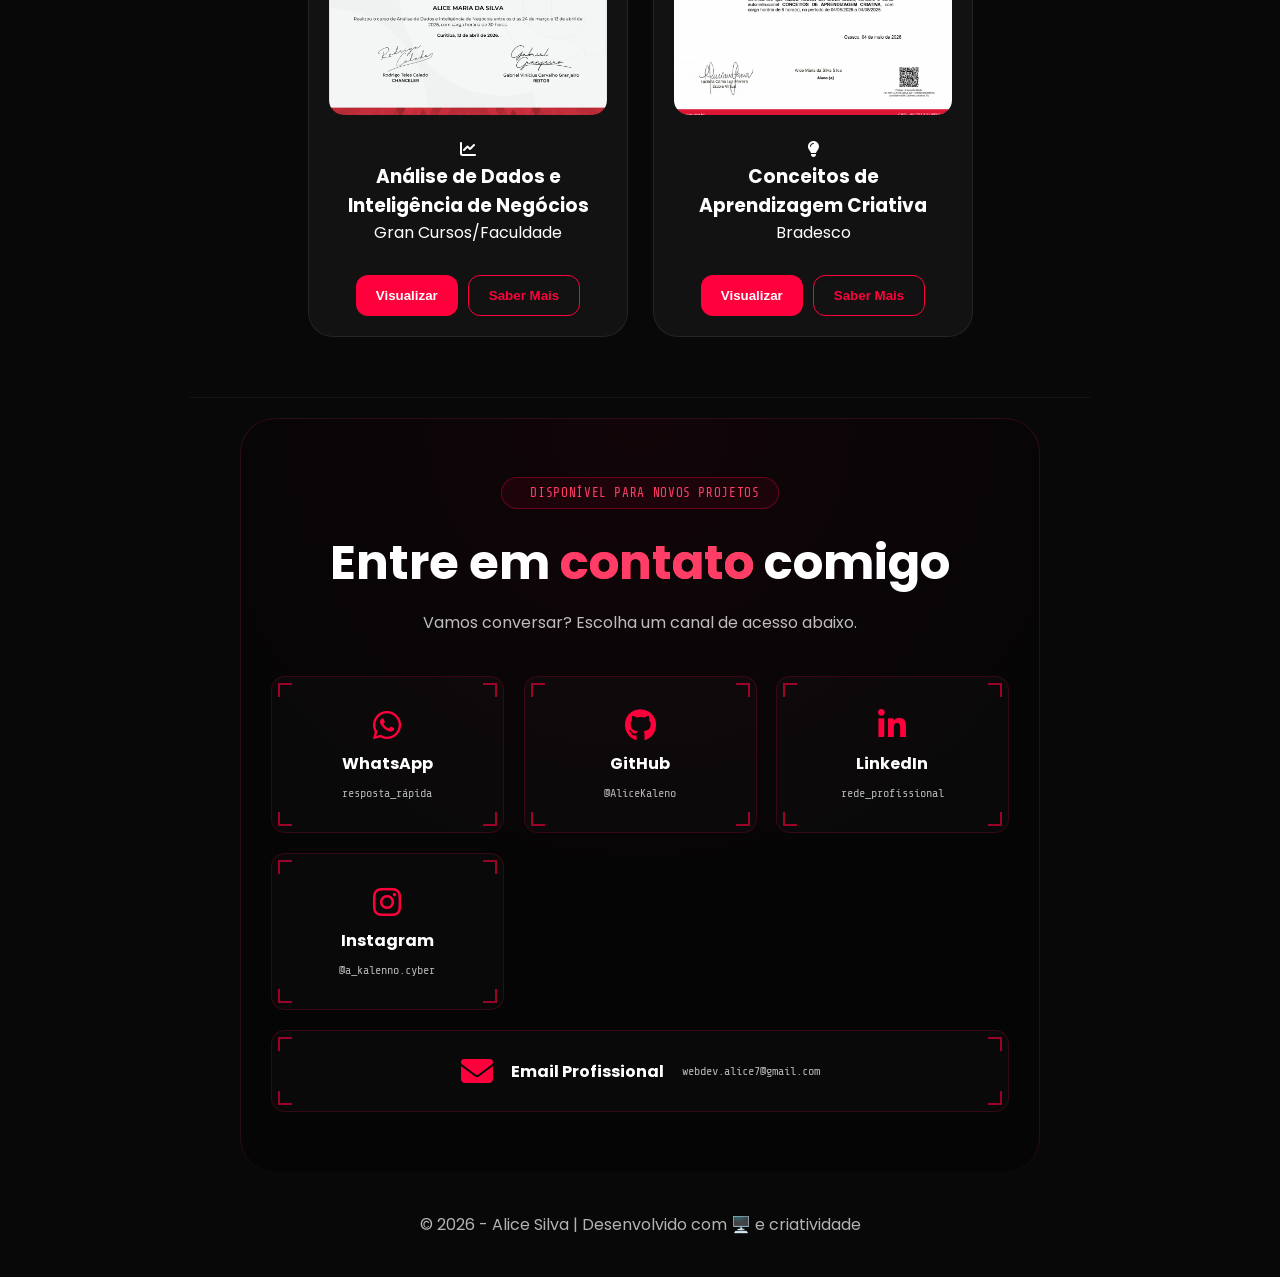
<file: pages/about.html>
<!DOCTYPE html>
<html lang="pt-BR">
<head>
<meta charset="UTF-8">
<meta http-equiv="refresh" content="0; url=../index.html#sobre">
<link rel="canonical" href="../index.html#sobre">
<title>Redirecionando...</title>
</head>
<body>
<p>Redirecionando para <a href="../index.html#sobre">../index.html#sobre</a>...</p>
<script>window.location.replace("../index.html#sobre");</script>
</body>
</html>
</file>
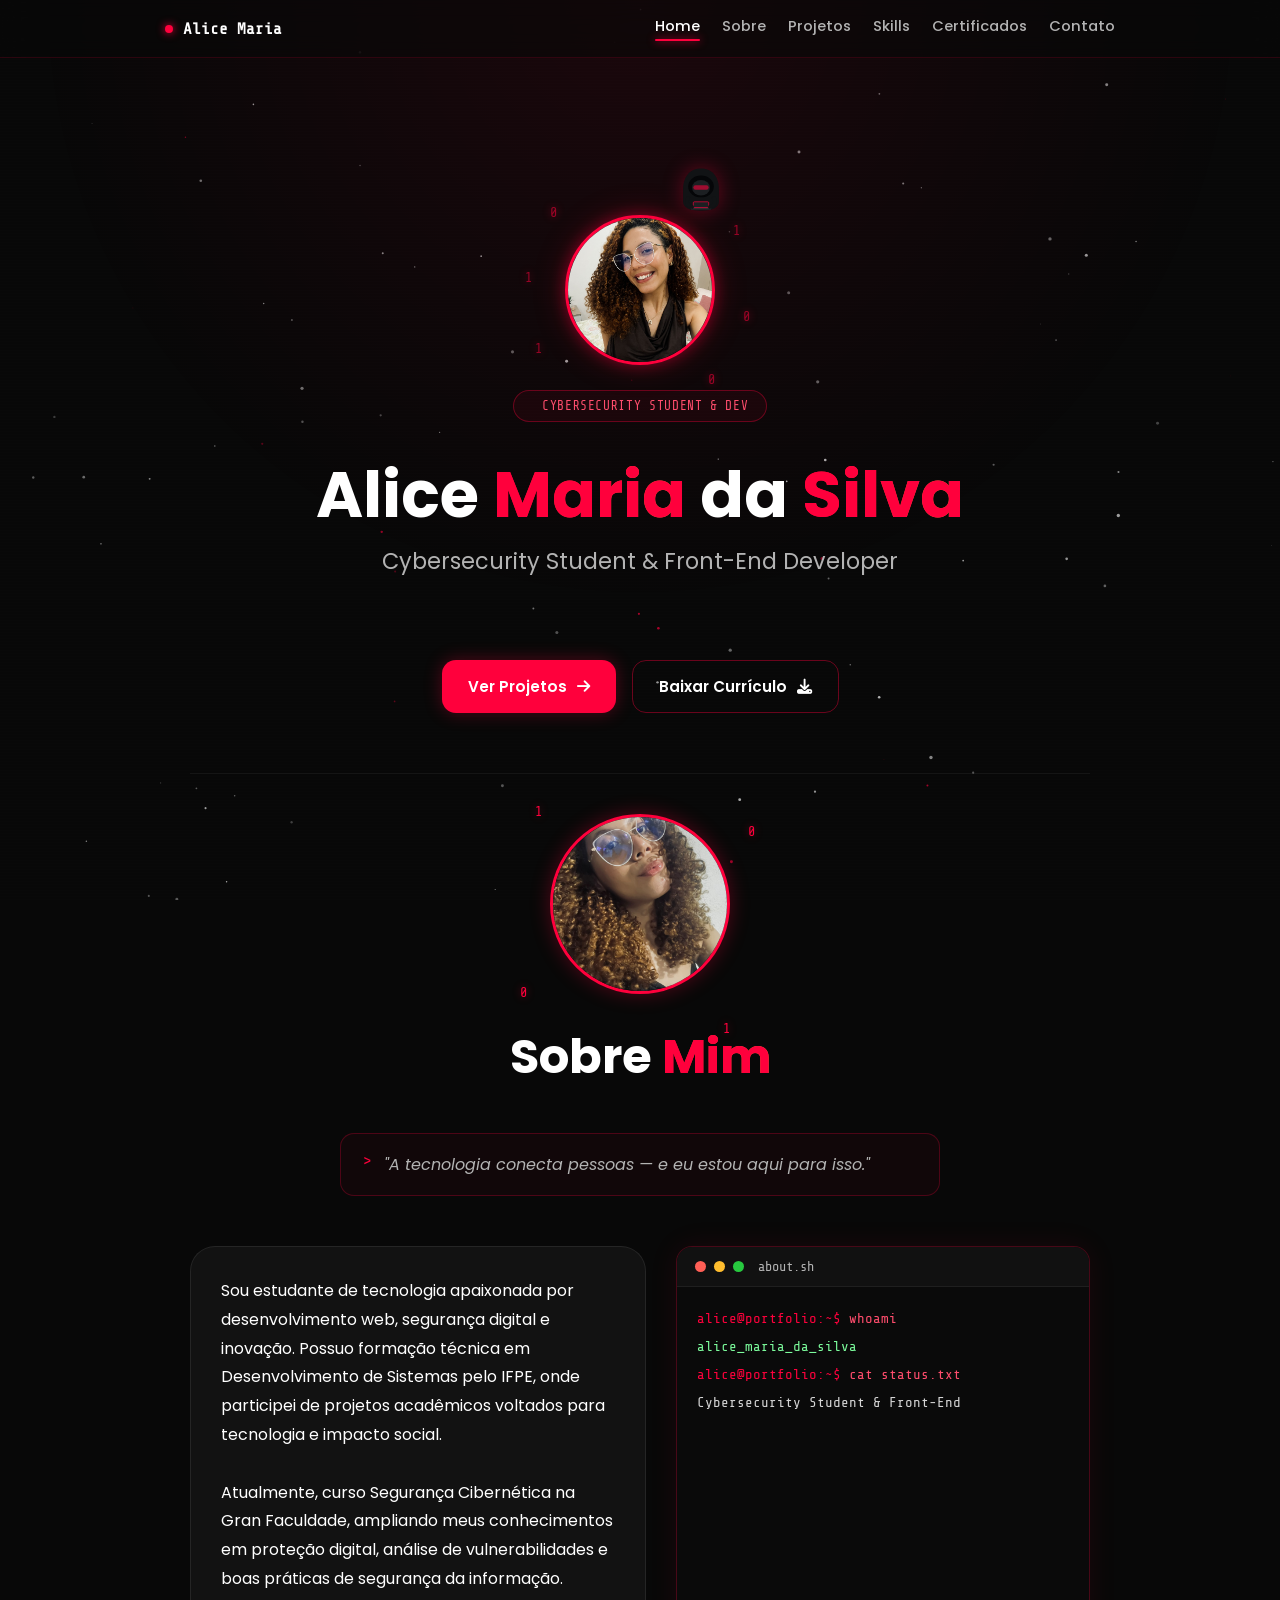
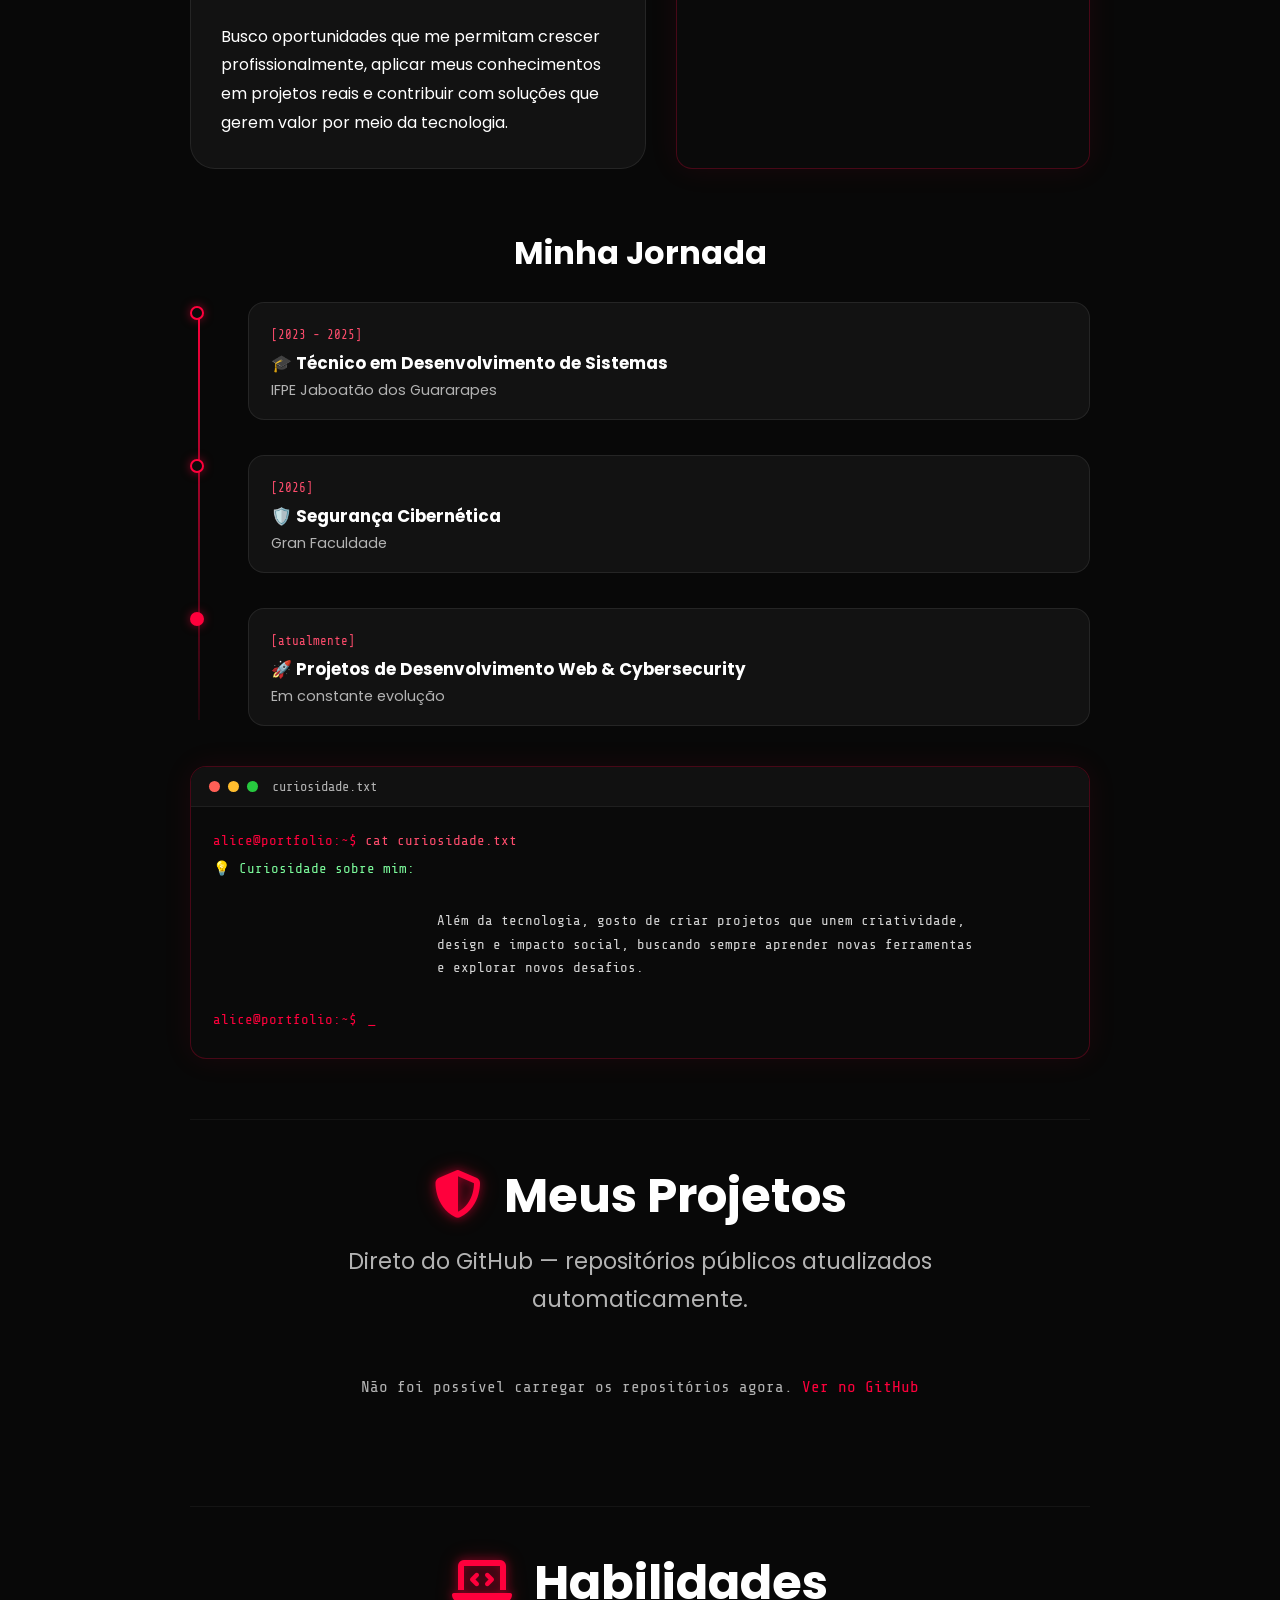
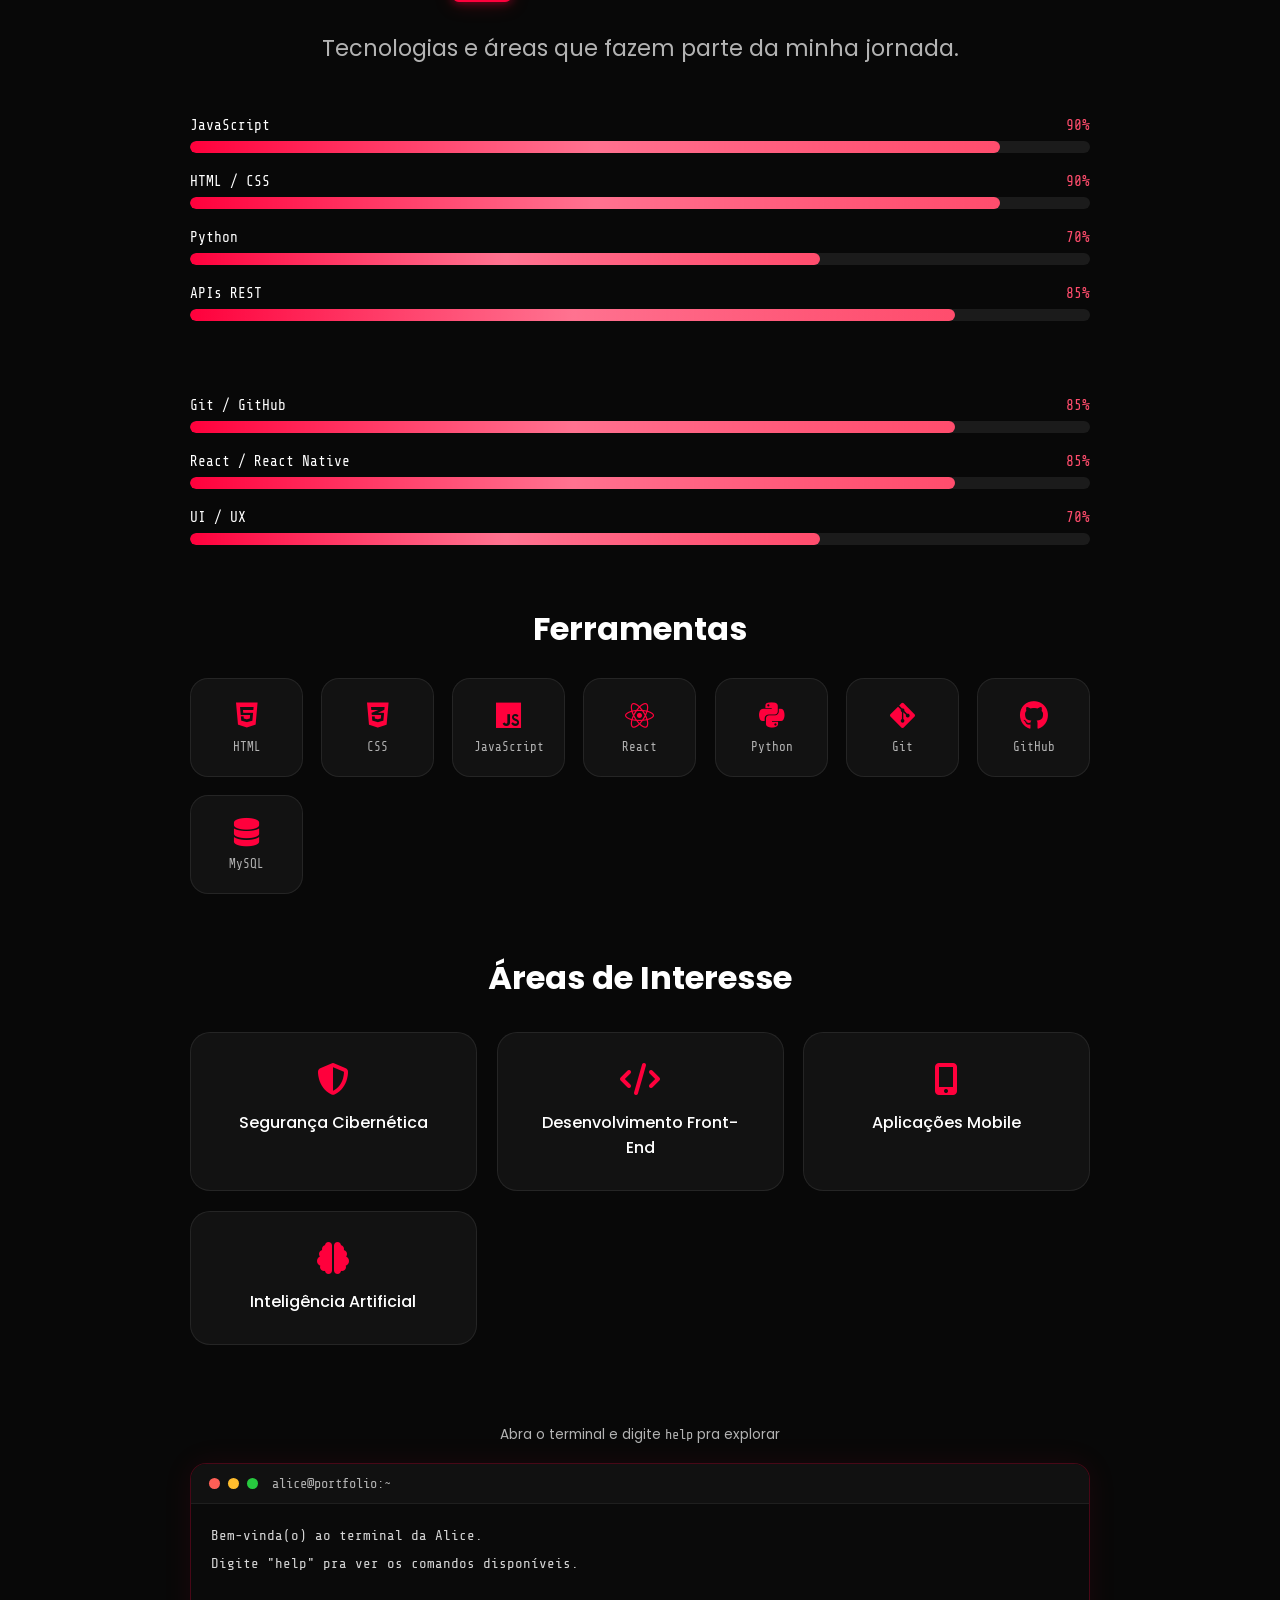
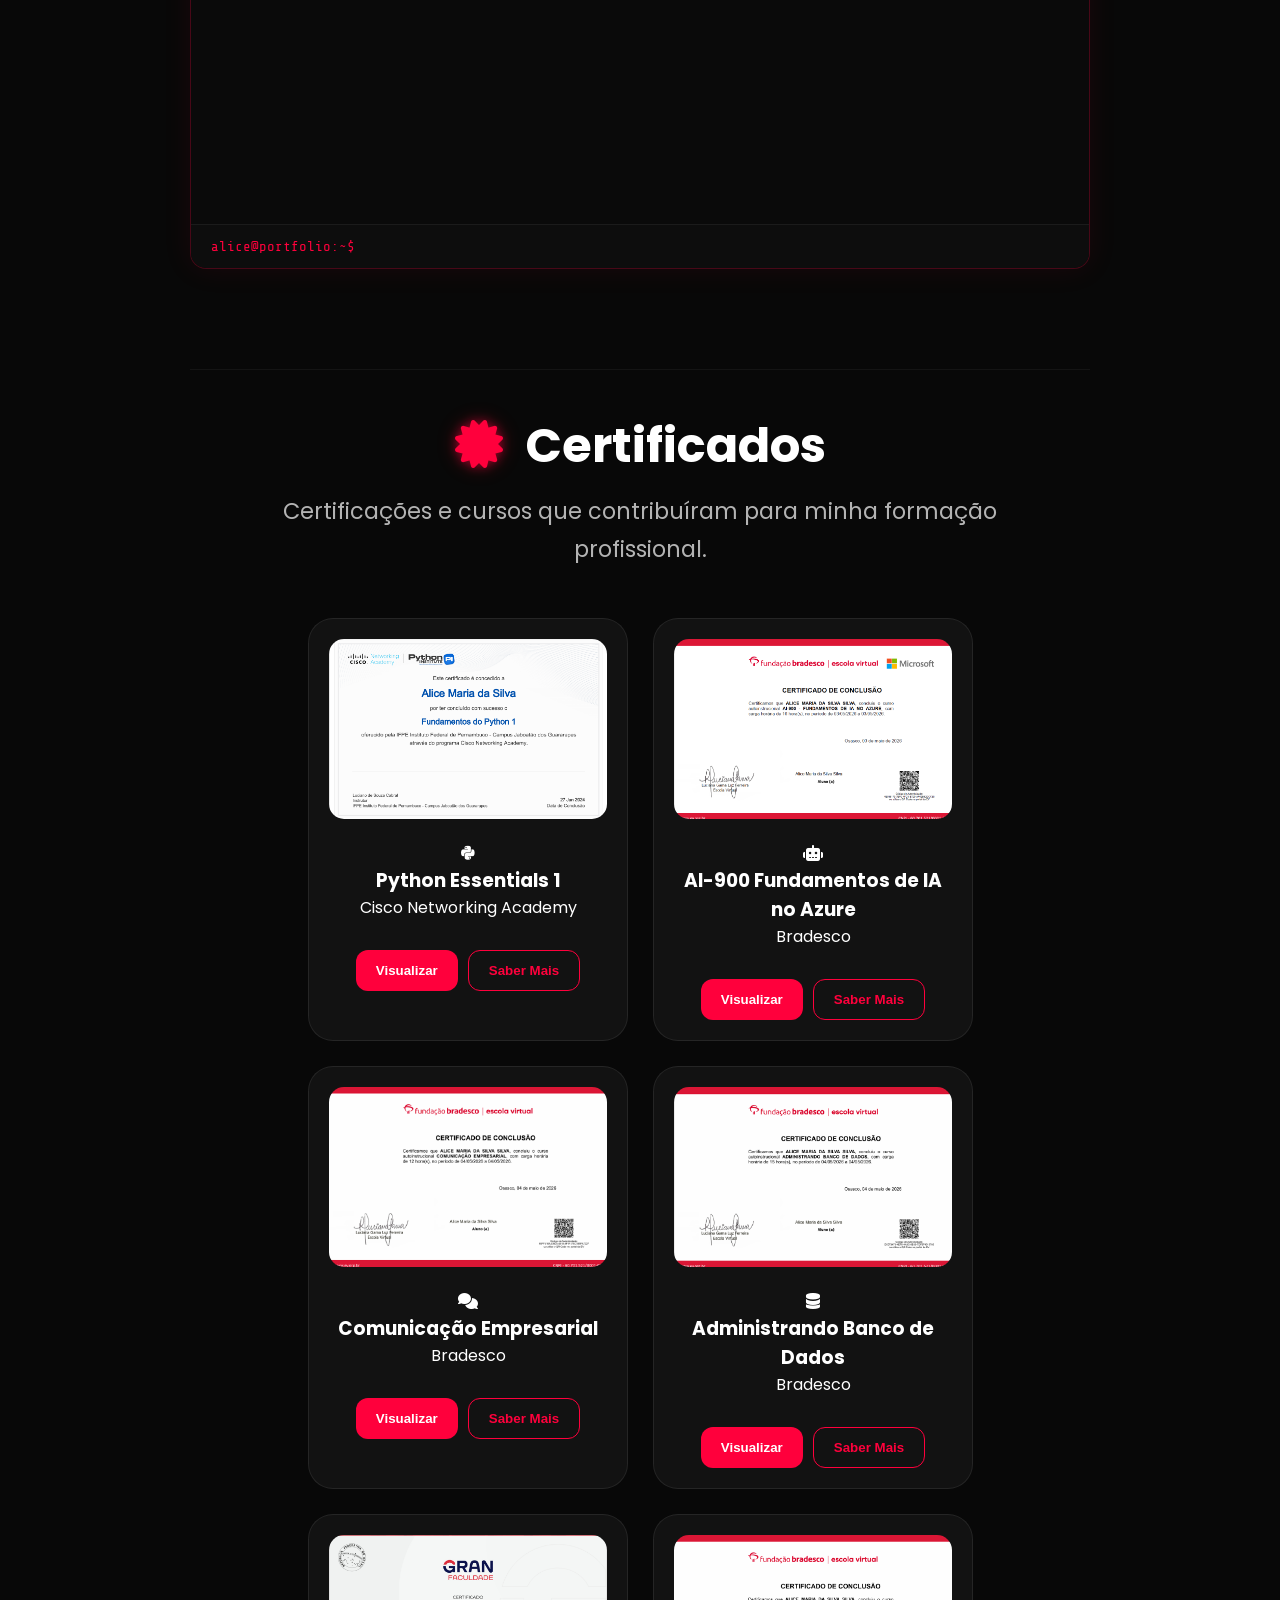
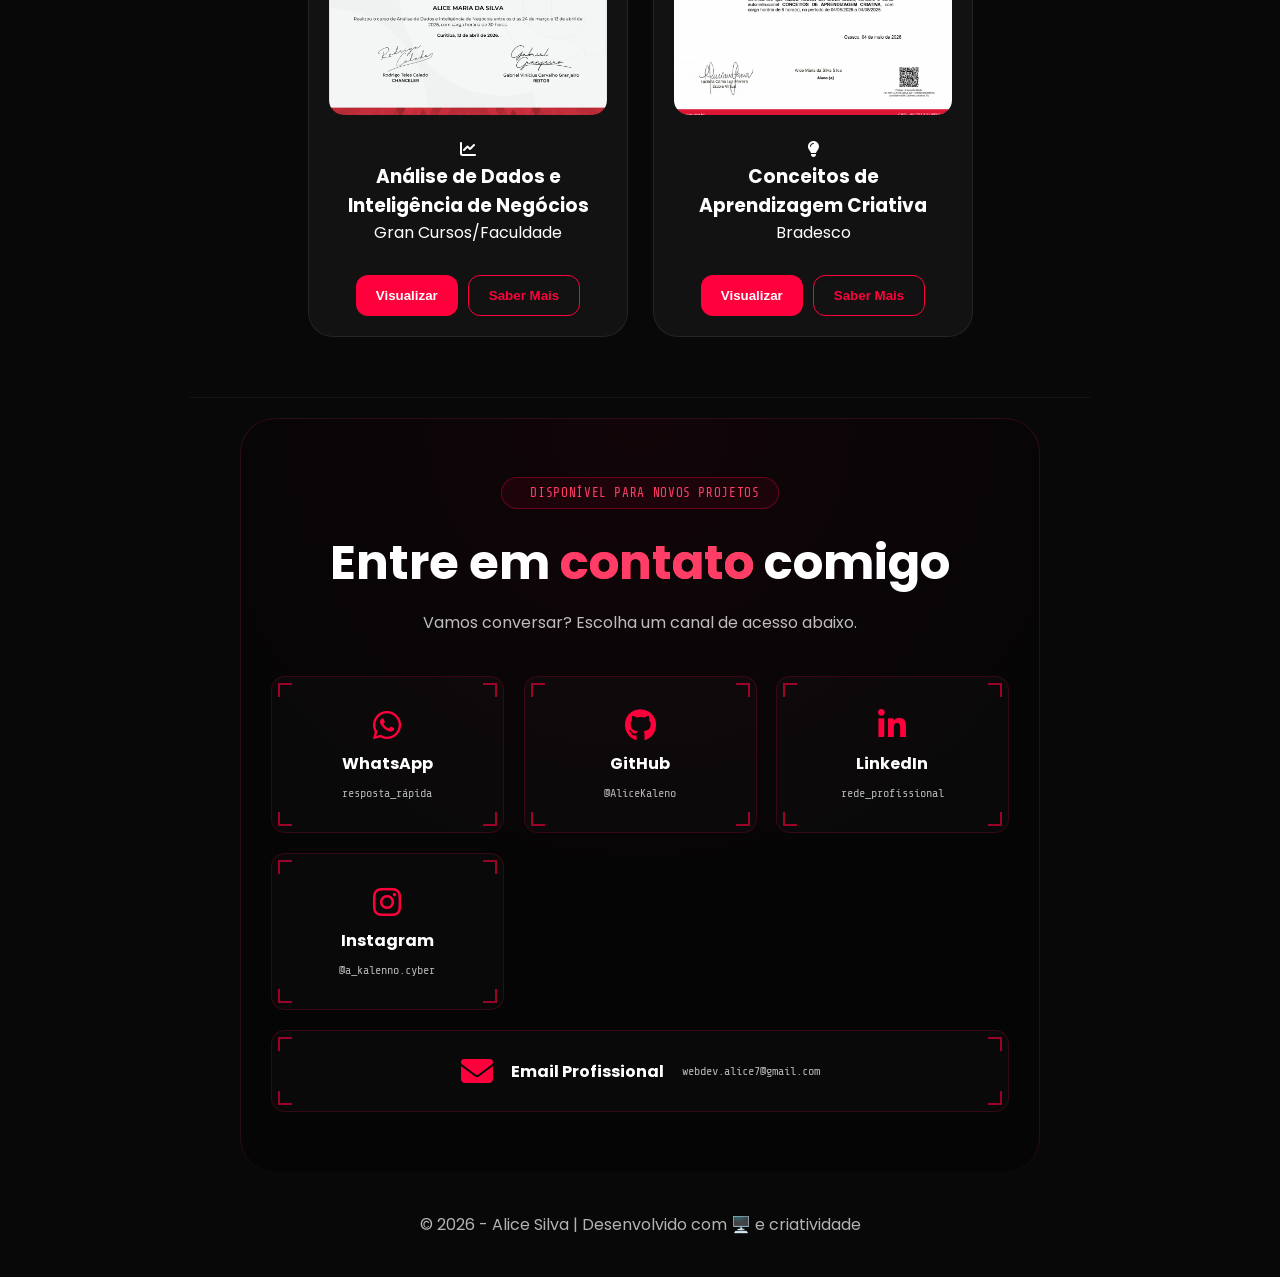
<file: pages/certificates.html>
<!DOCTYPE html>
<html lang="pt-BR">
<head>
<meta charset="UTF-8">
<meta http-equiv="refresh" content="0; url=../index.html#certificados">
<link rel="canonical" href="../index.html#certificados">
<title>Redirecionando...</title>
</head>
<body>
<p>Redirecionando para <a href="../index.html#certificados">../index.html#certificados</a>...</p>
<script>window.location.replace("../index.html#certificados");</script>
</body>
</html>
</file>
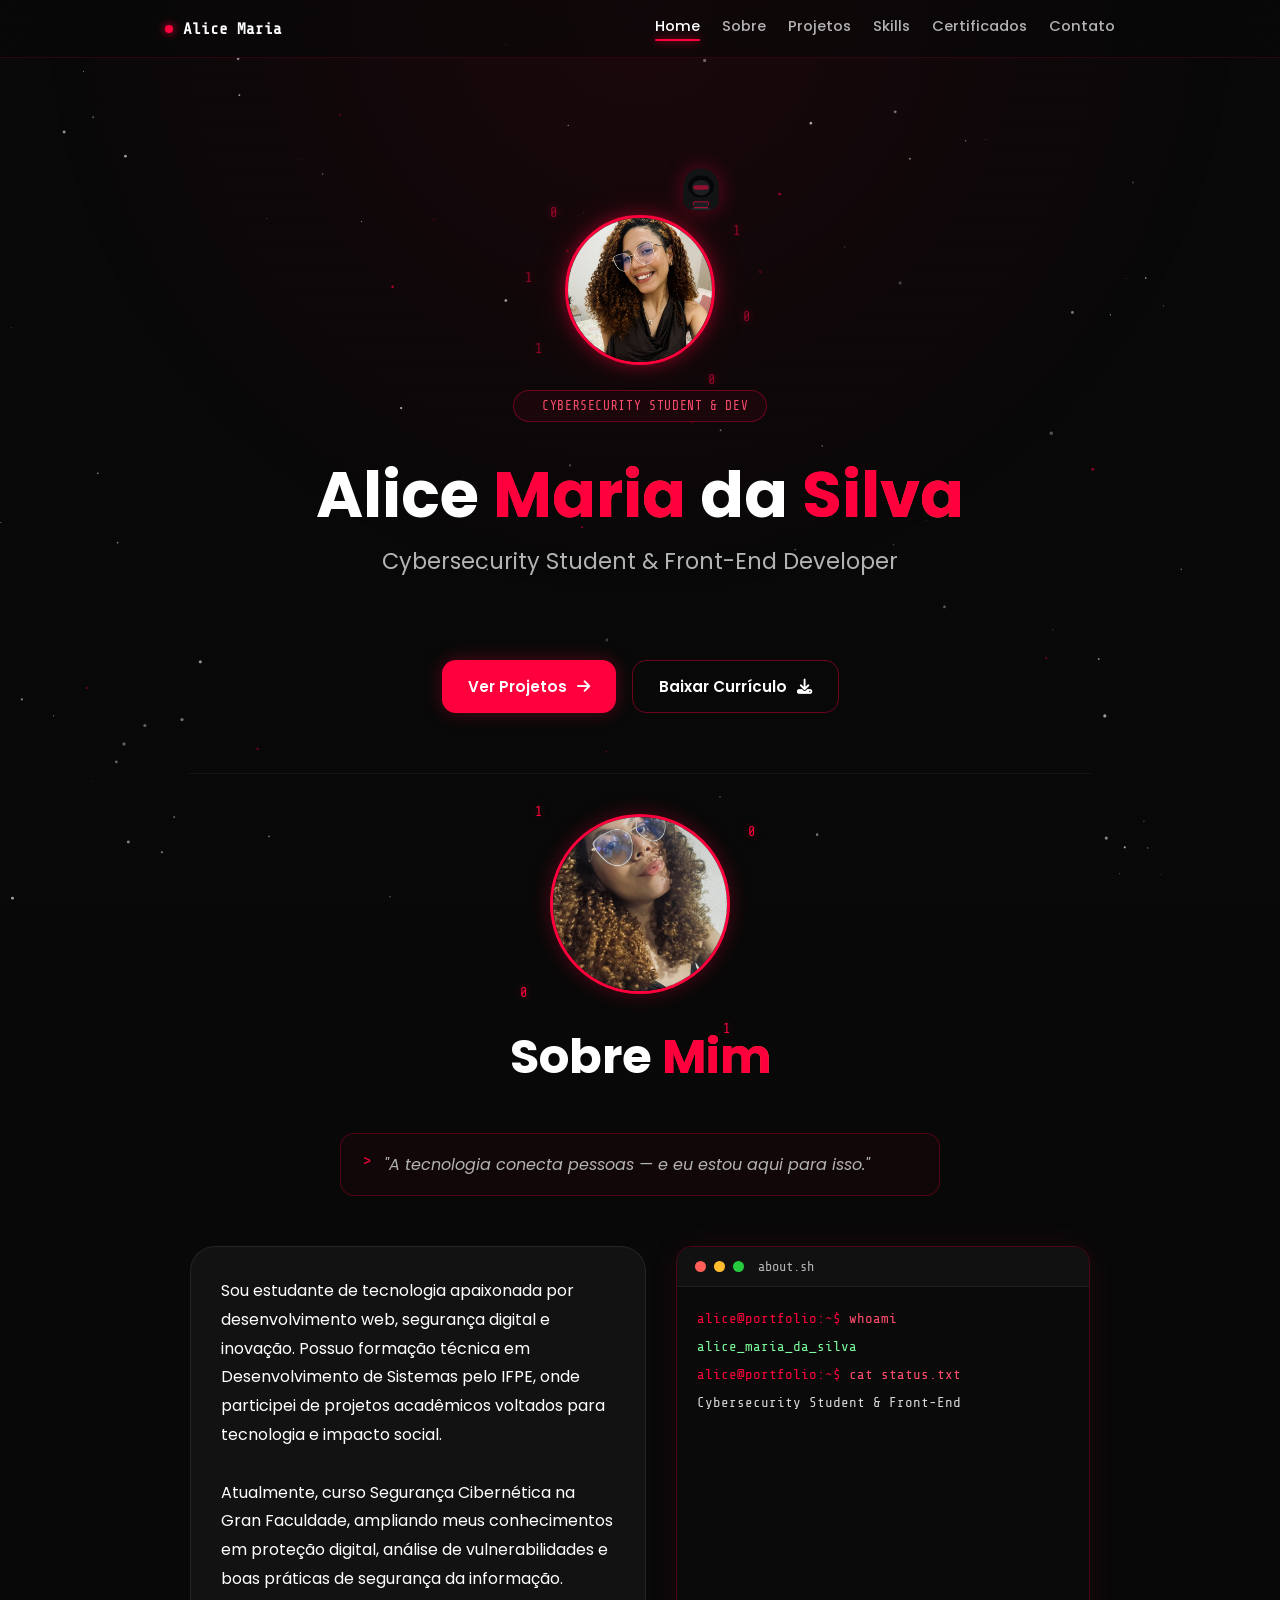
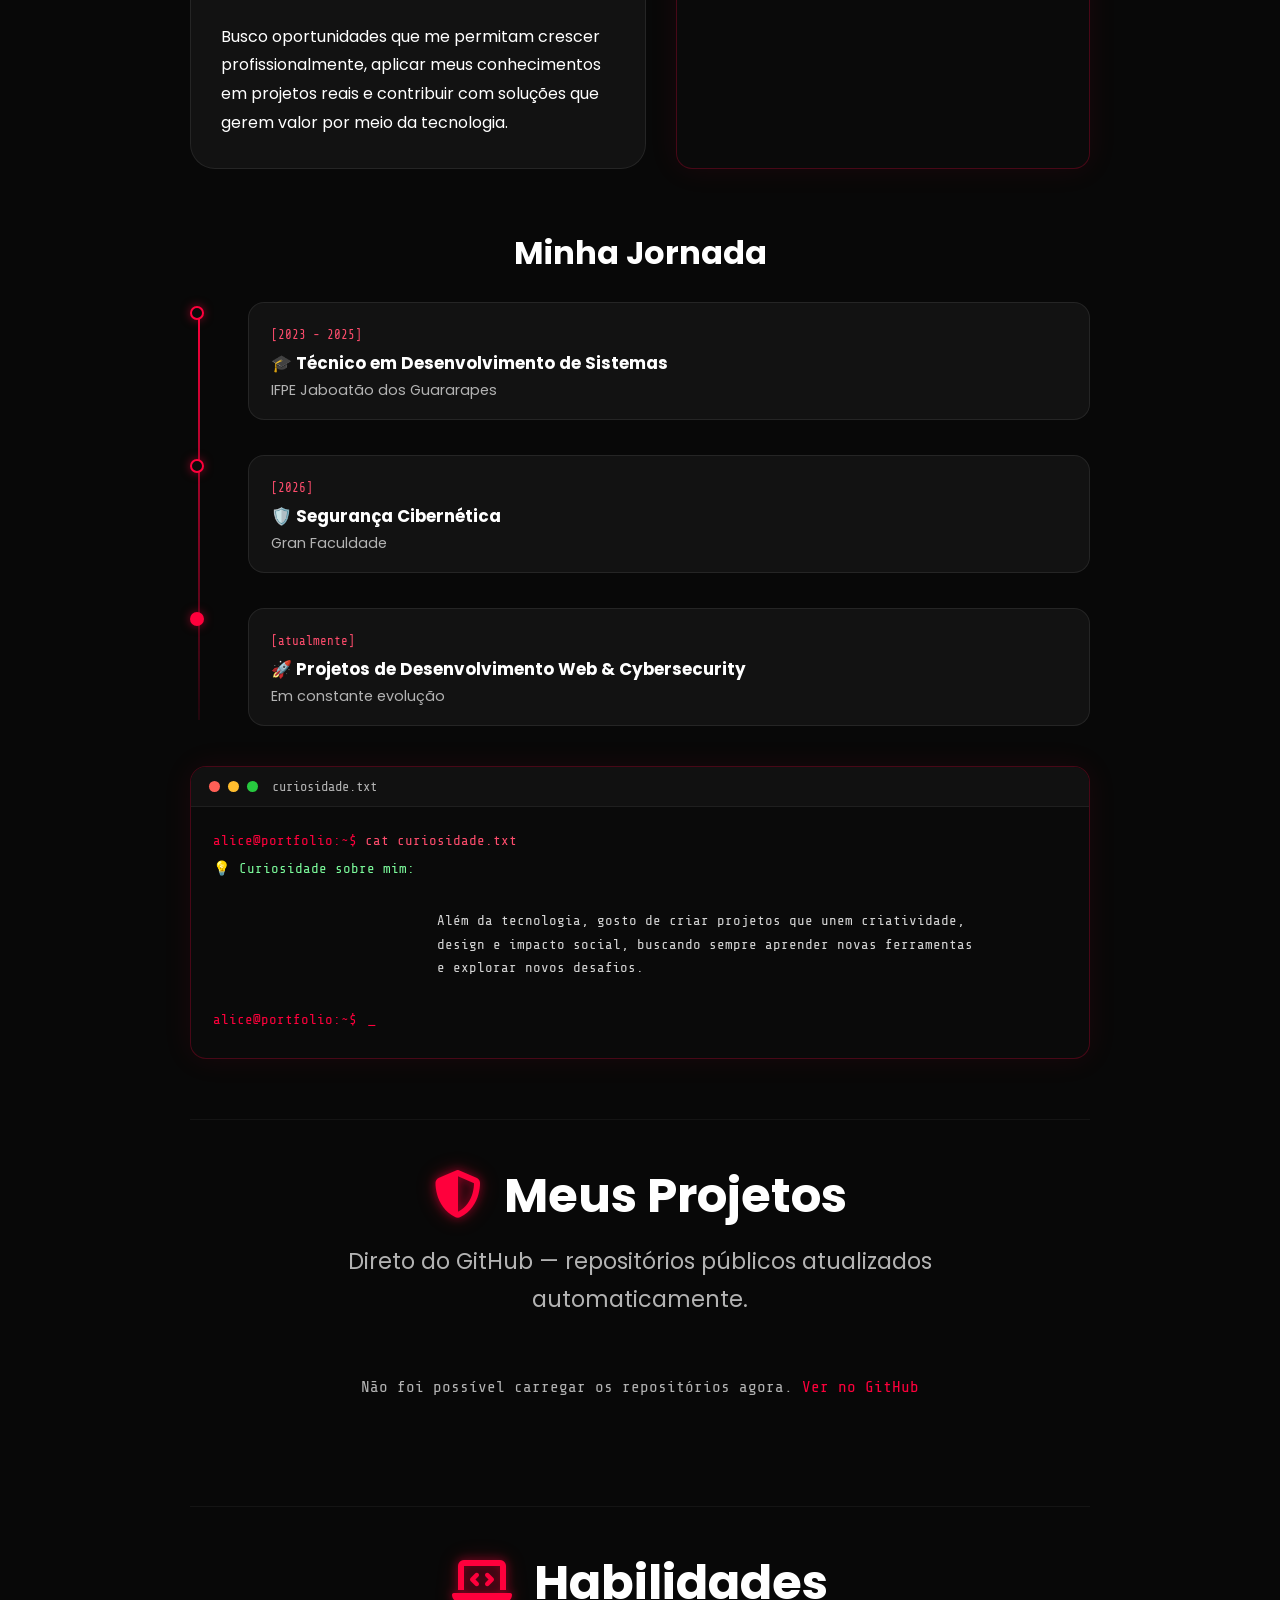
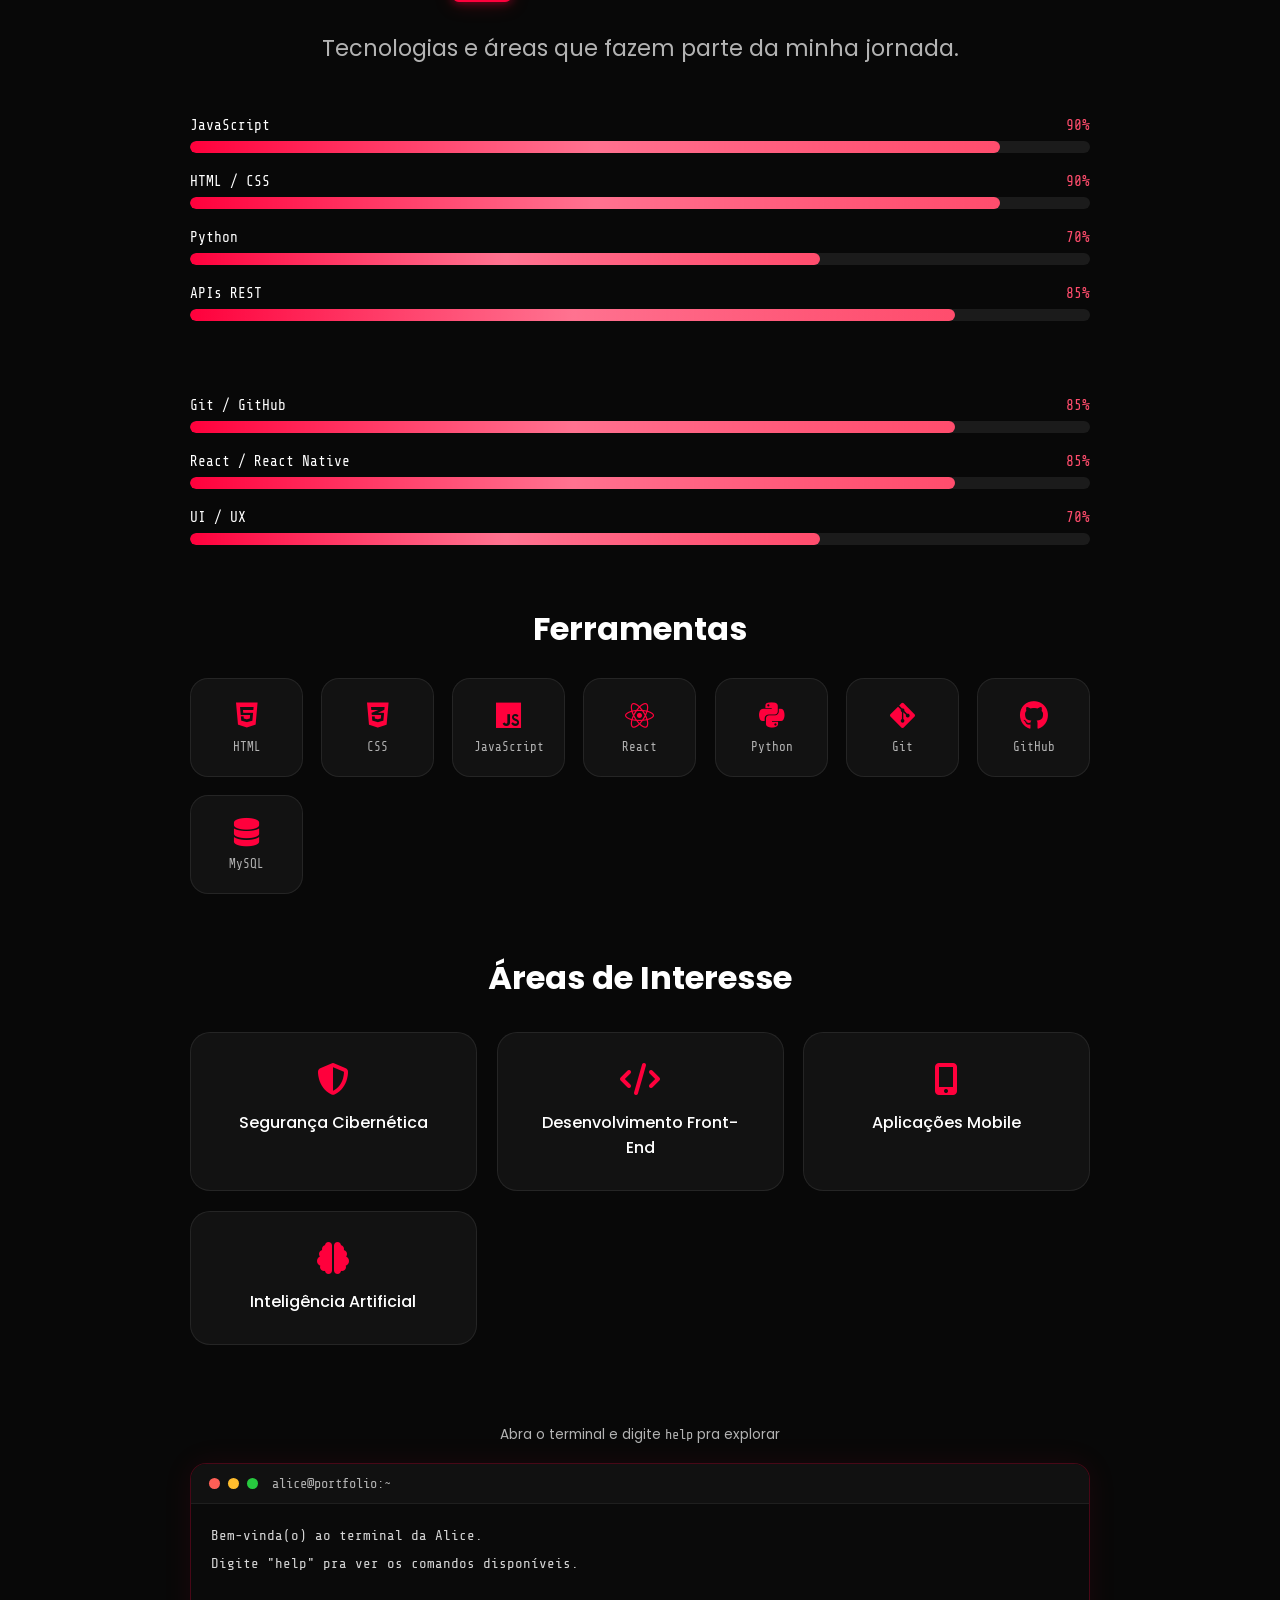
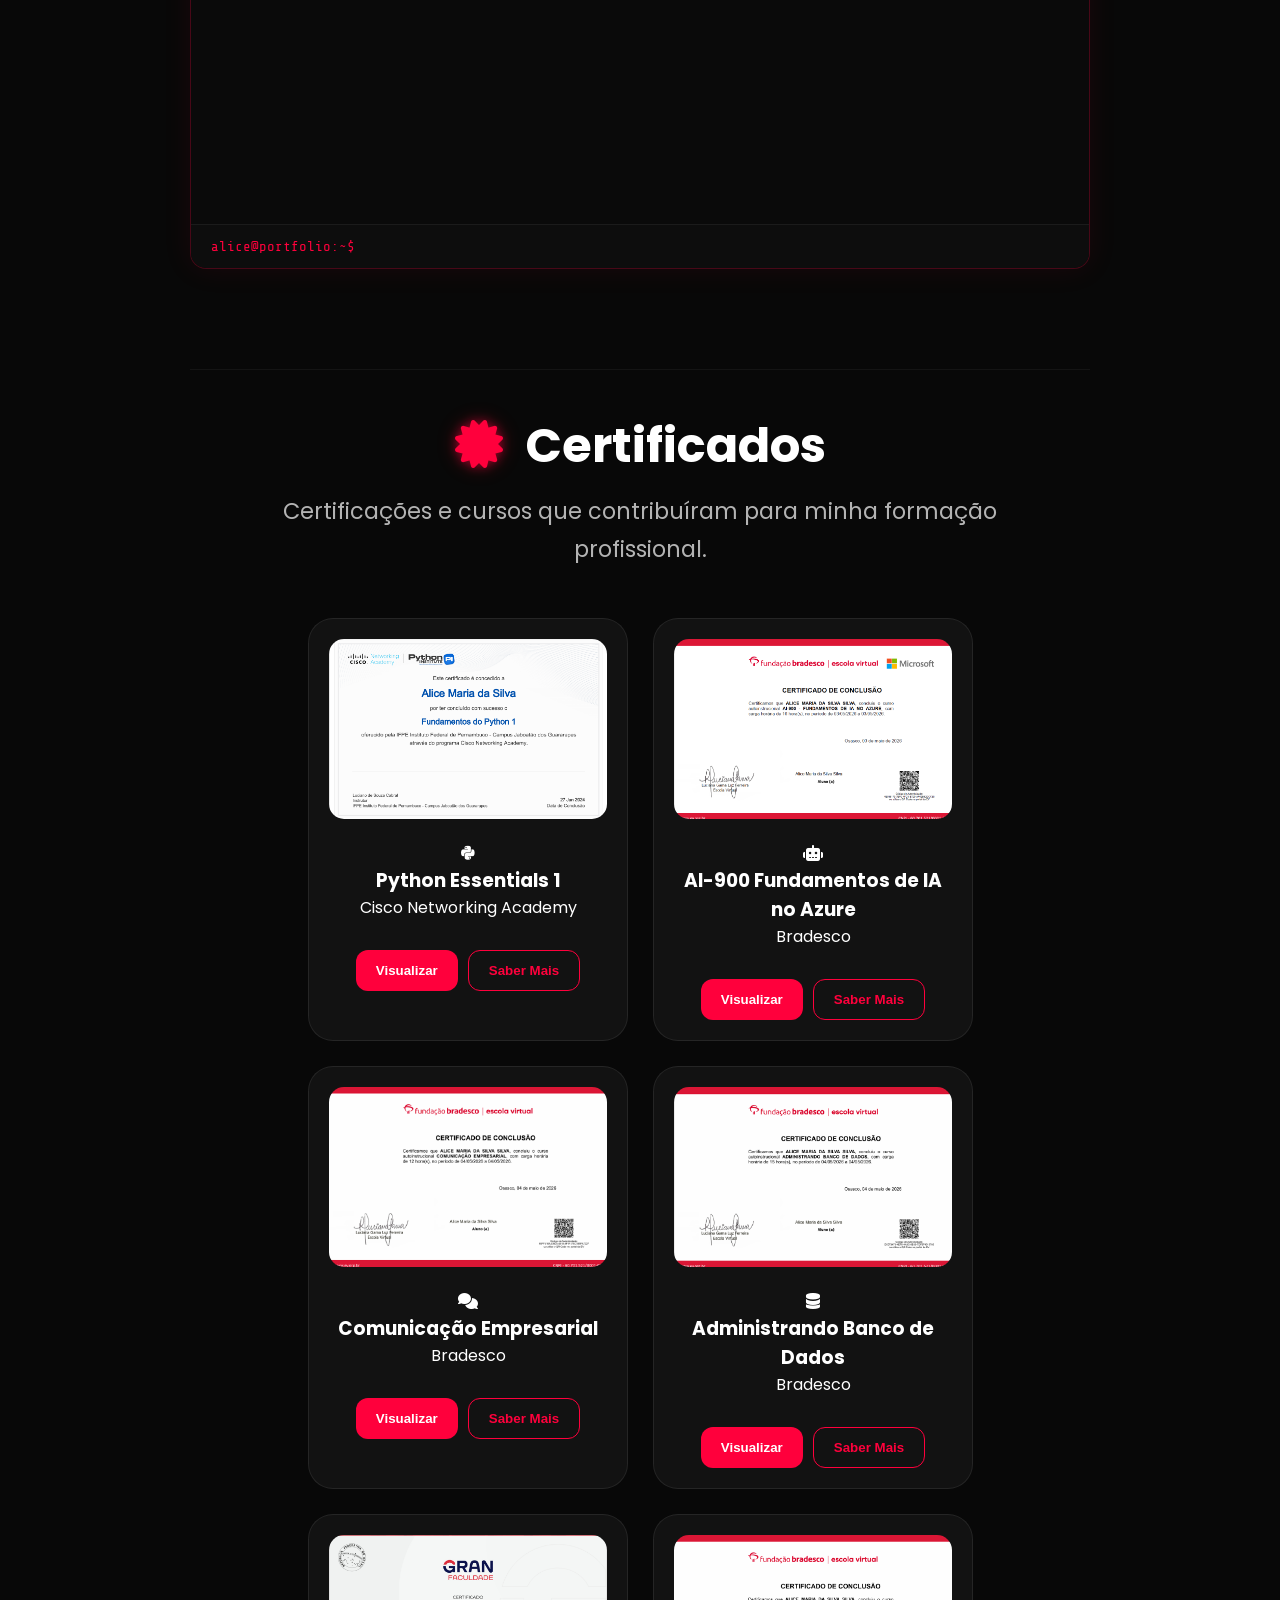
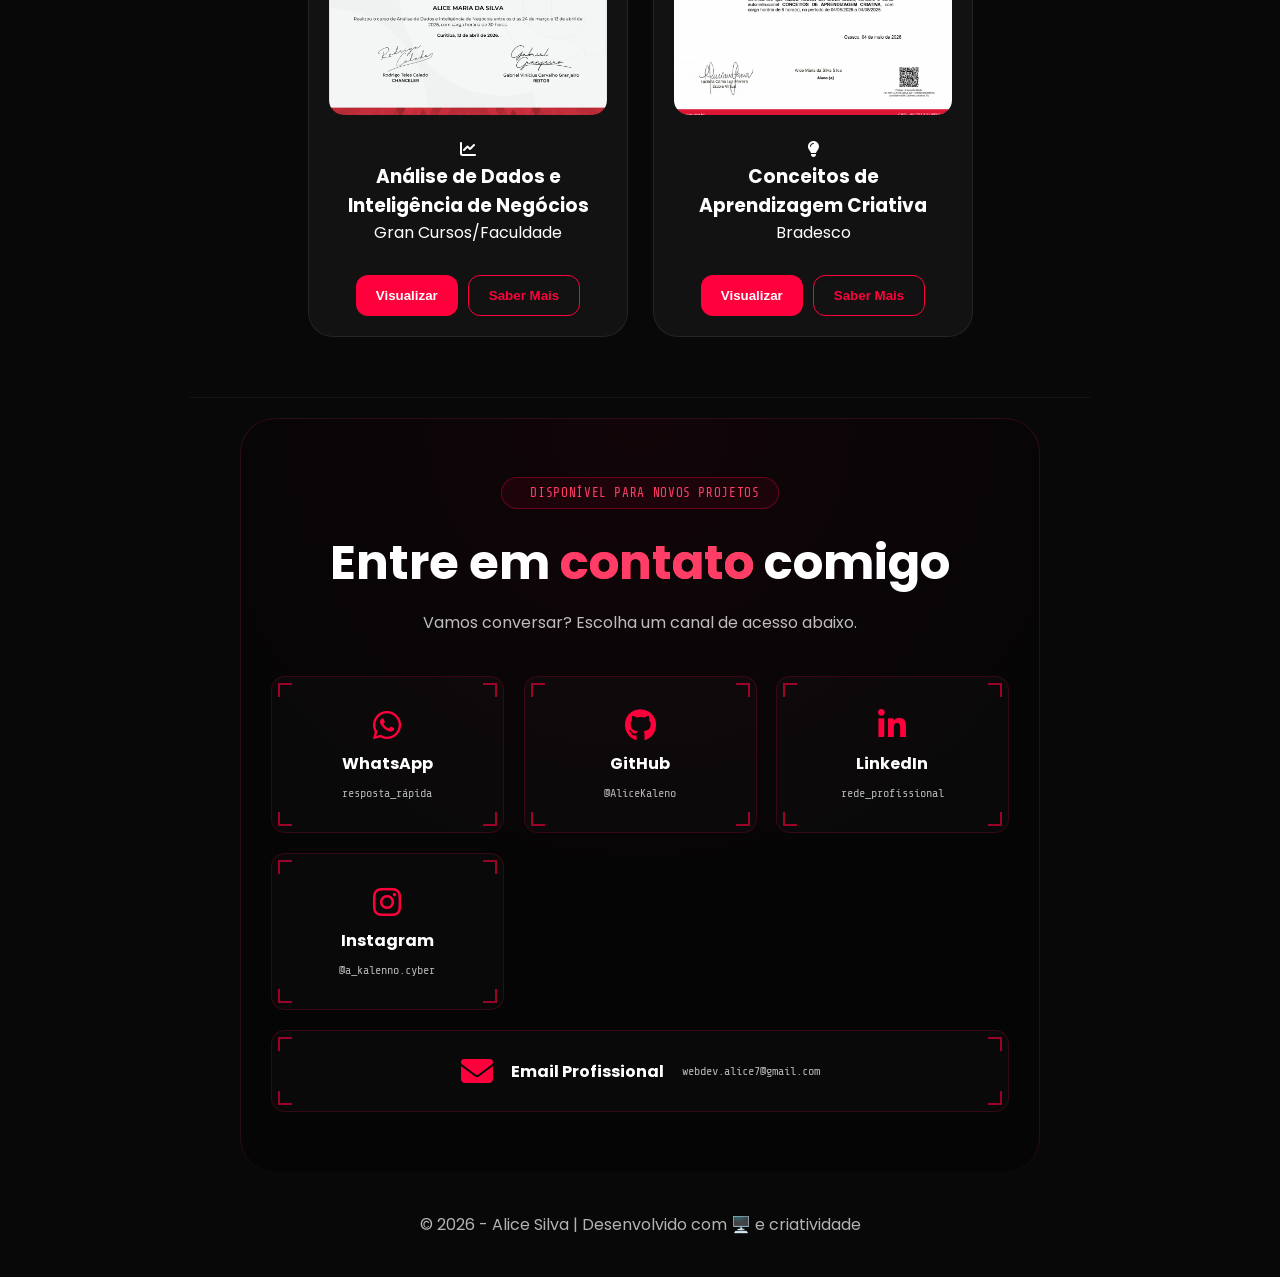
<file: pages/contact.html>
<!DOCTYPE html>
<html lang="pt-BR">
<head>
<meta charset="UTF-8">
<meta http-equiv="refresh" content="0; url=../index.html#contato">
<link rel="canonical" href="../index.html#contato">
<title>Redirecionando...</title>
</head>
<body>
<p>Redirecionando para <a href="../index.html#contato">../index.html#contato</a>...</p>
<script>window.location.replace("../index.html#contato");</script>
</body>
</html>
</file>
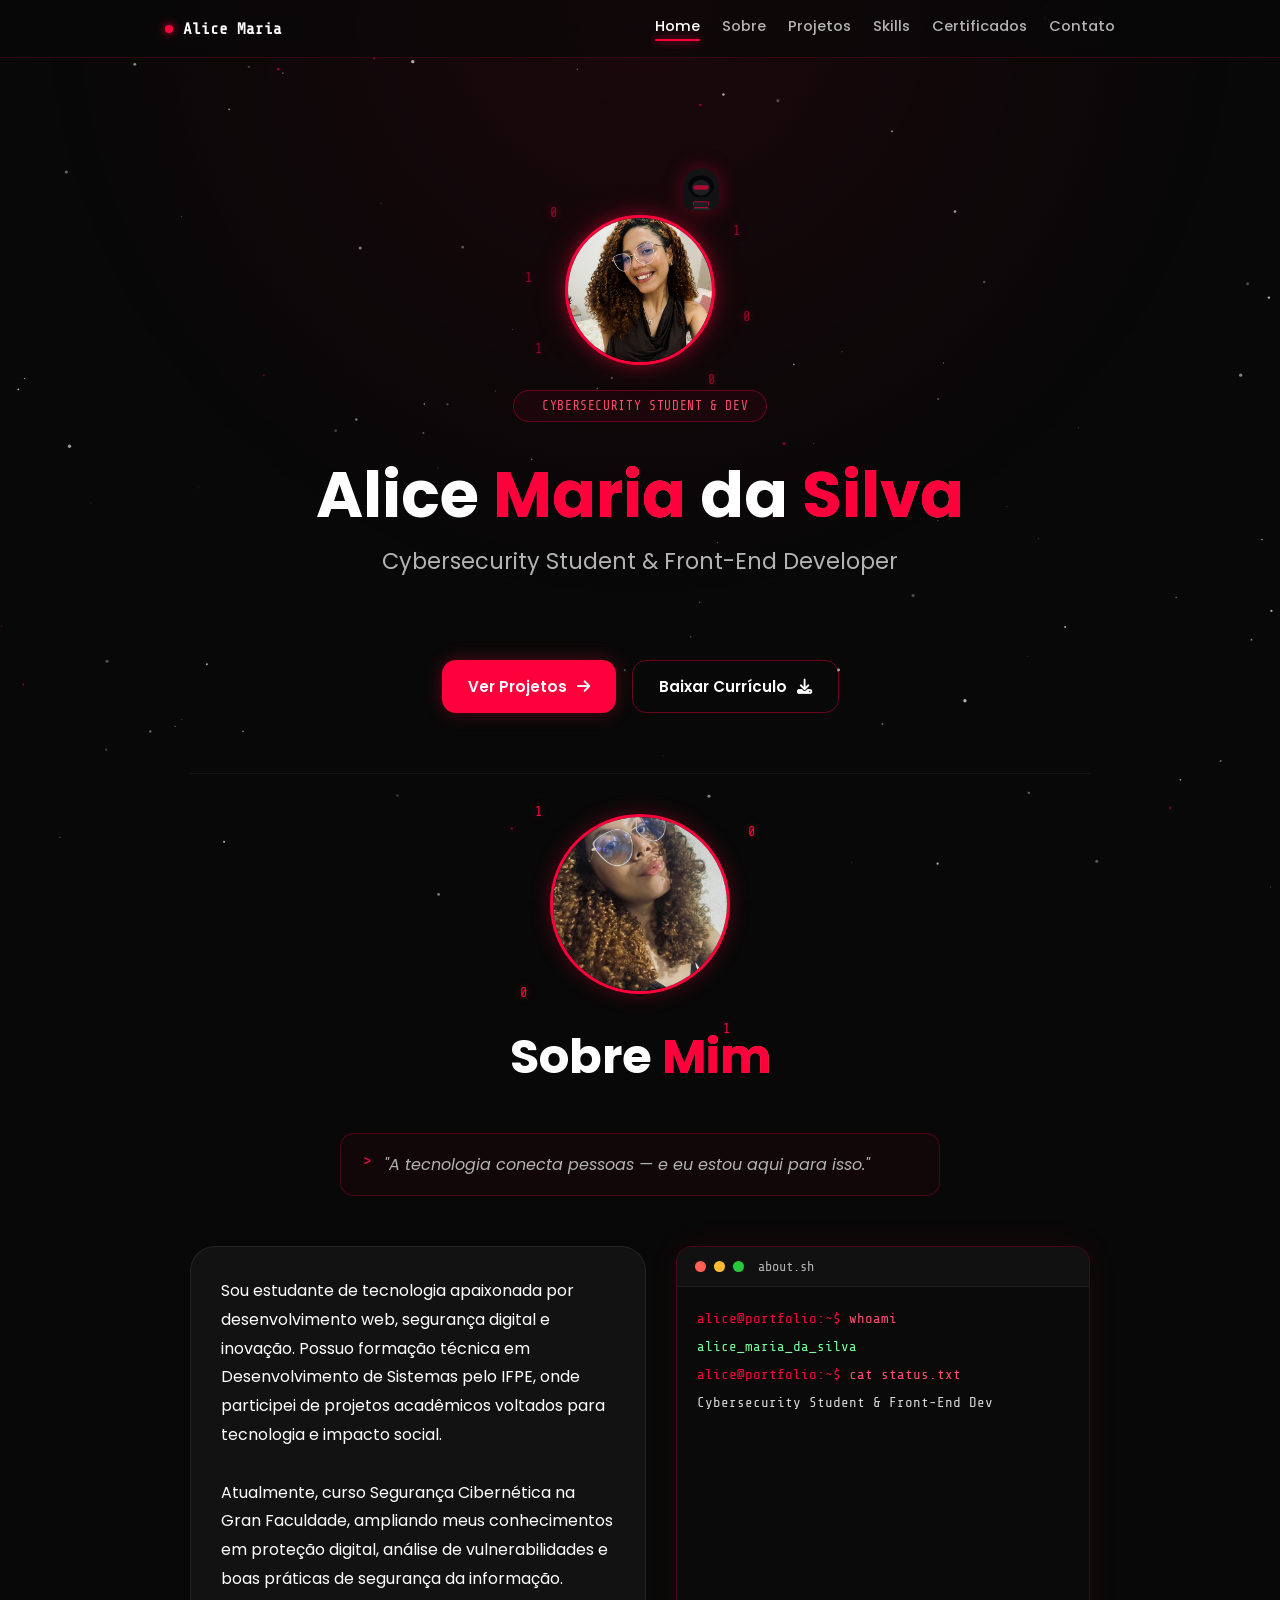
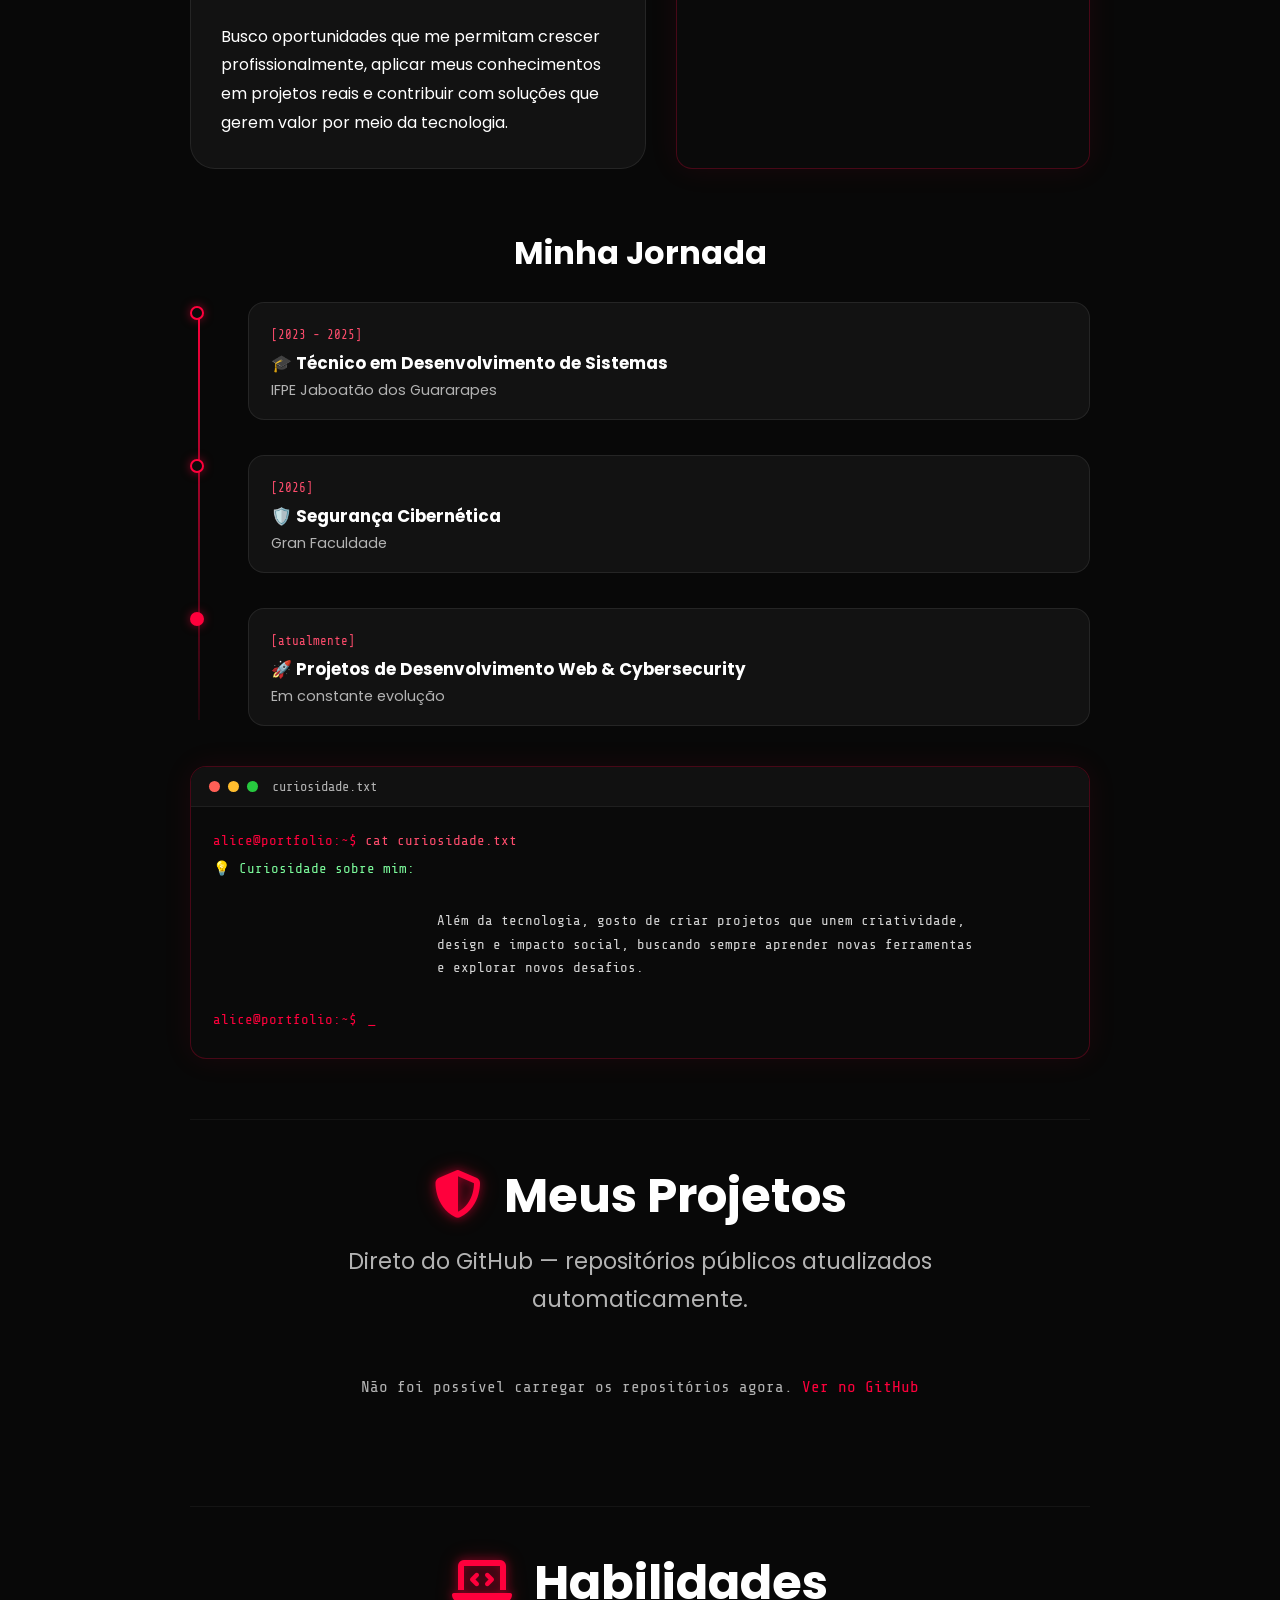
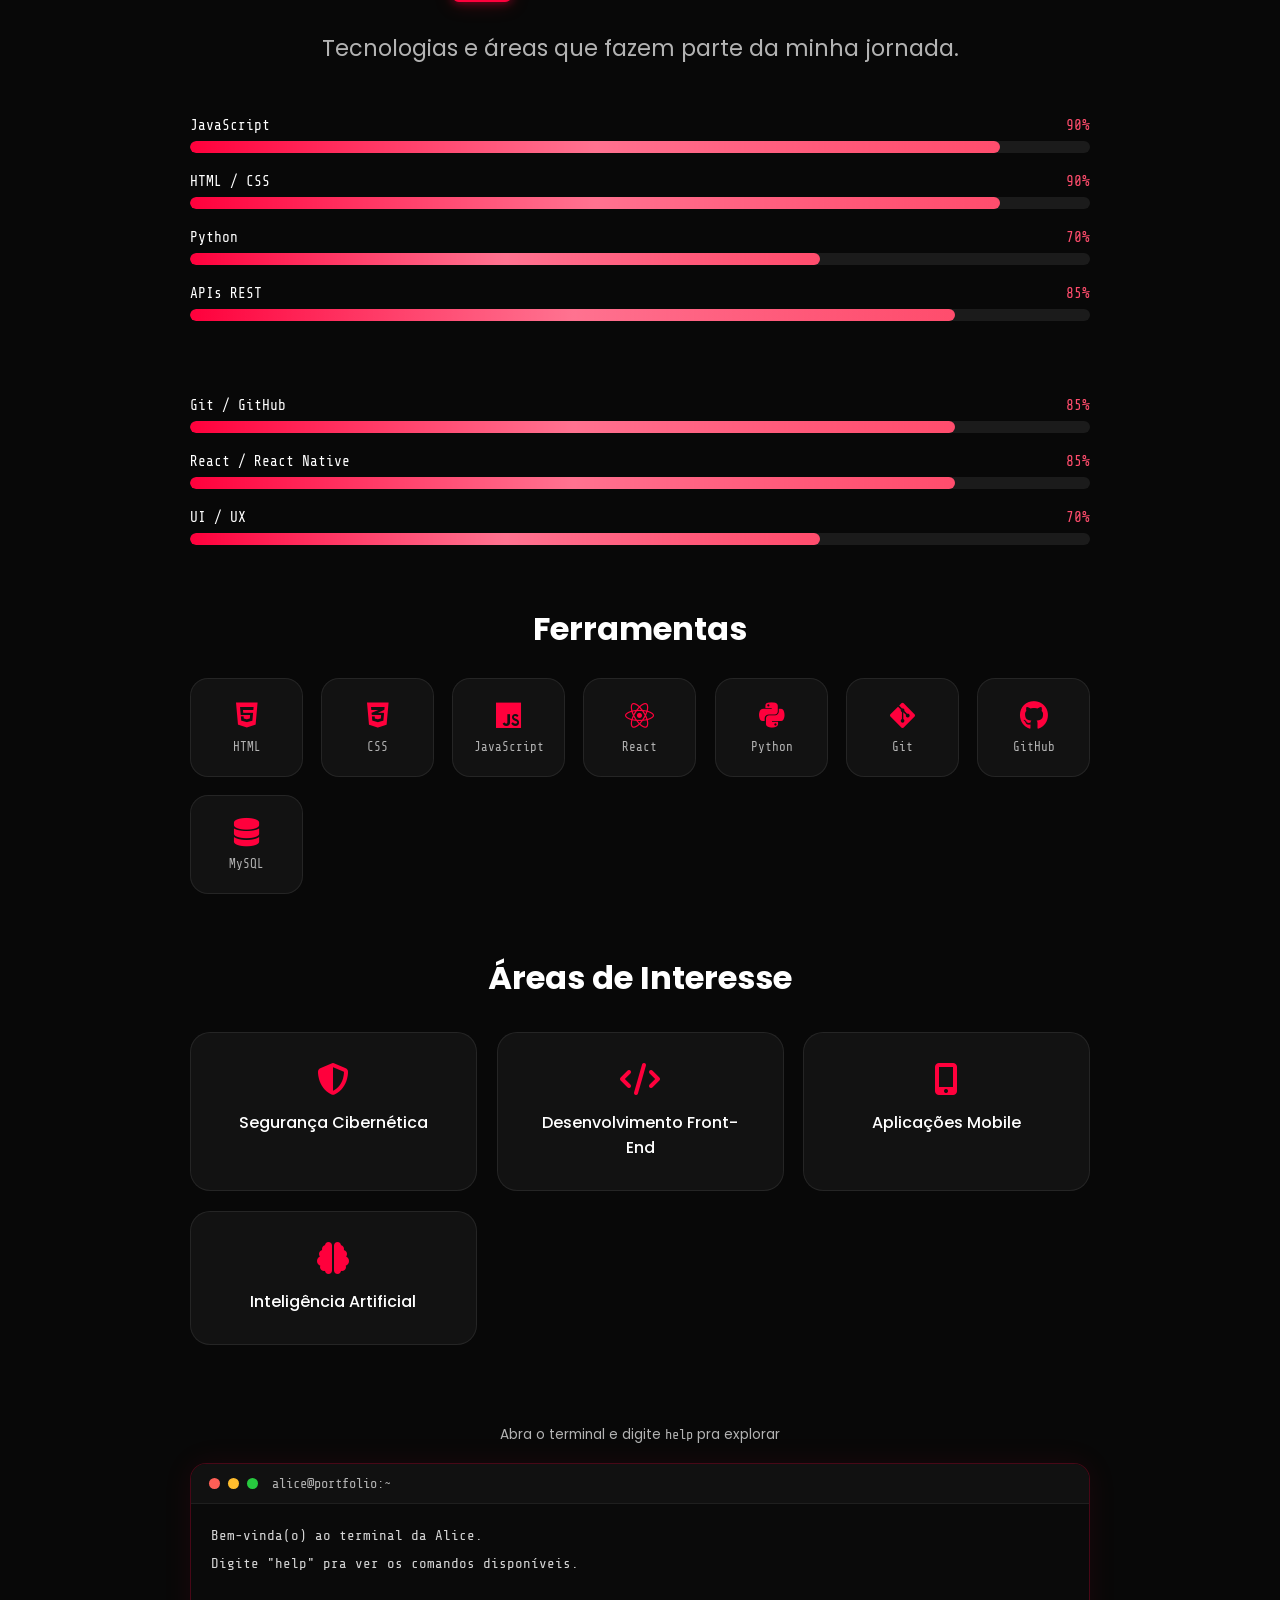
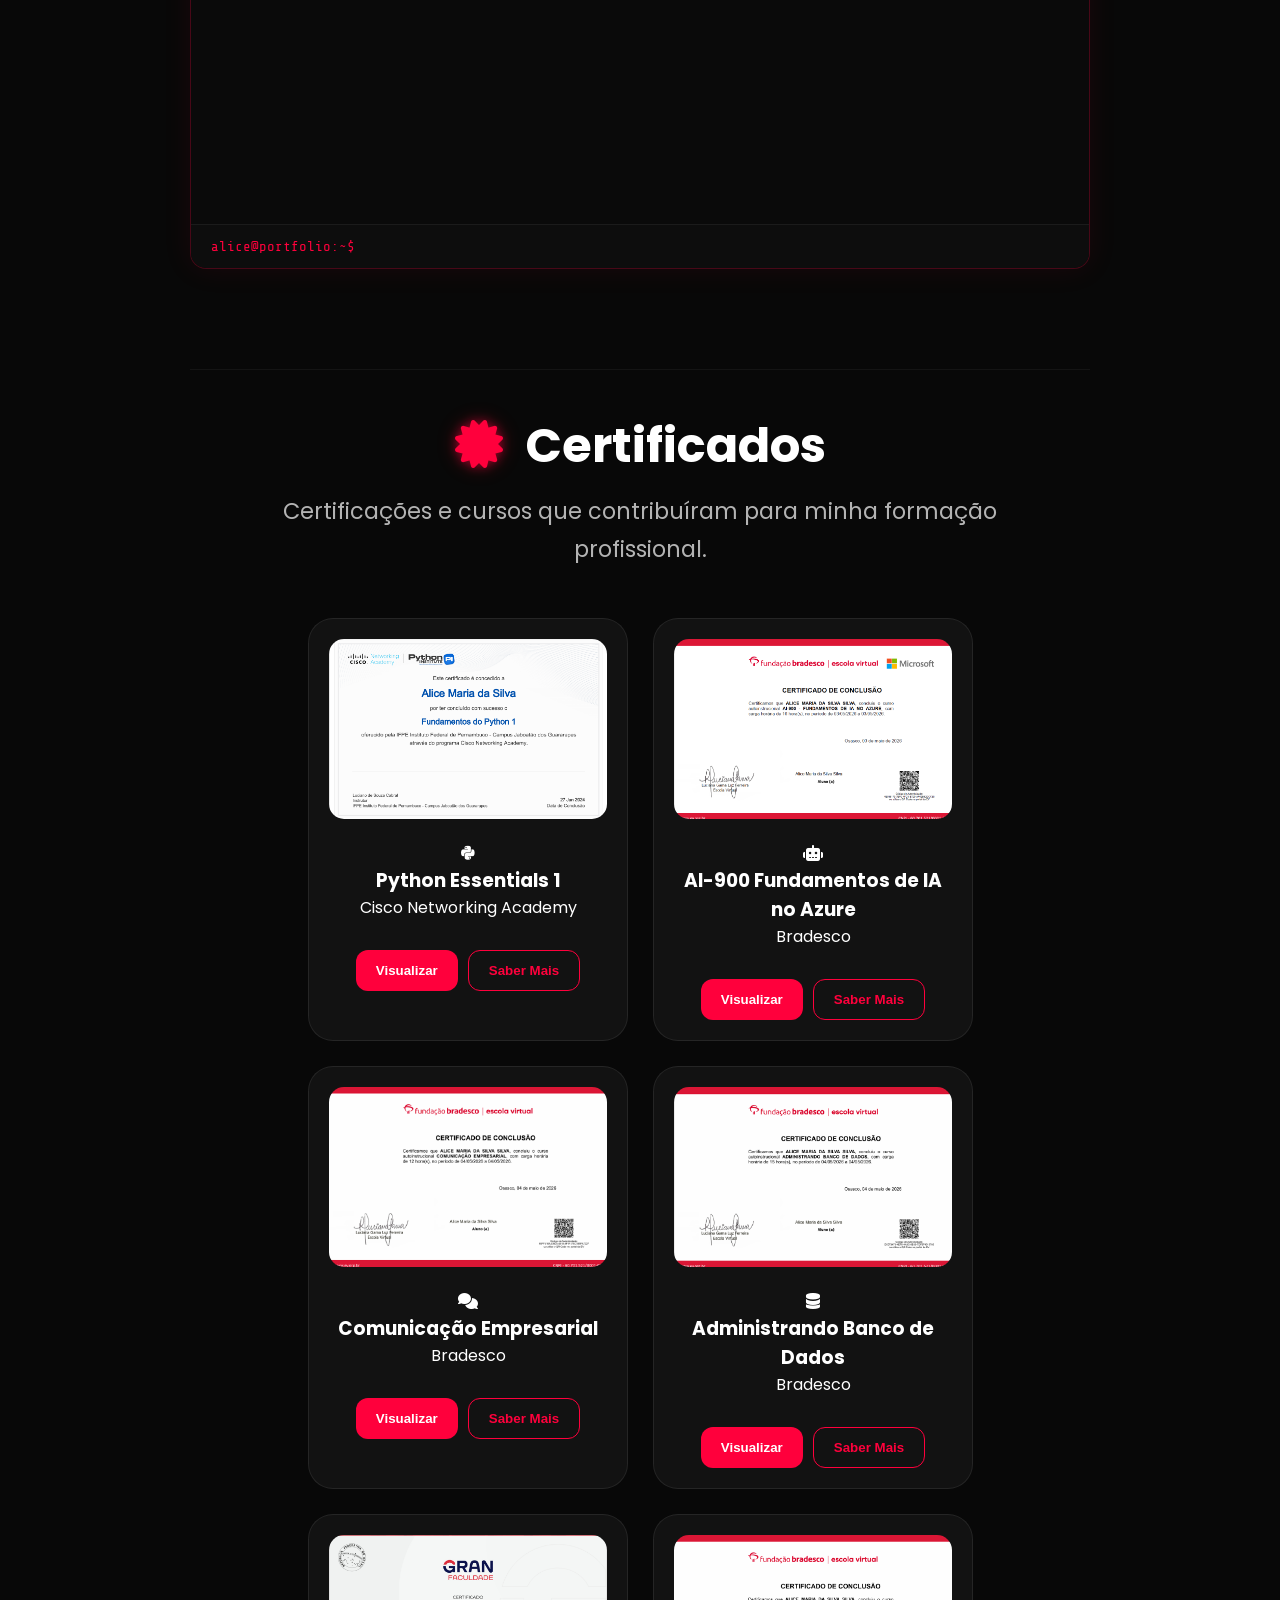
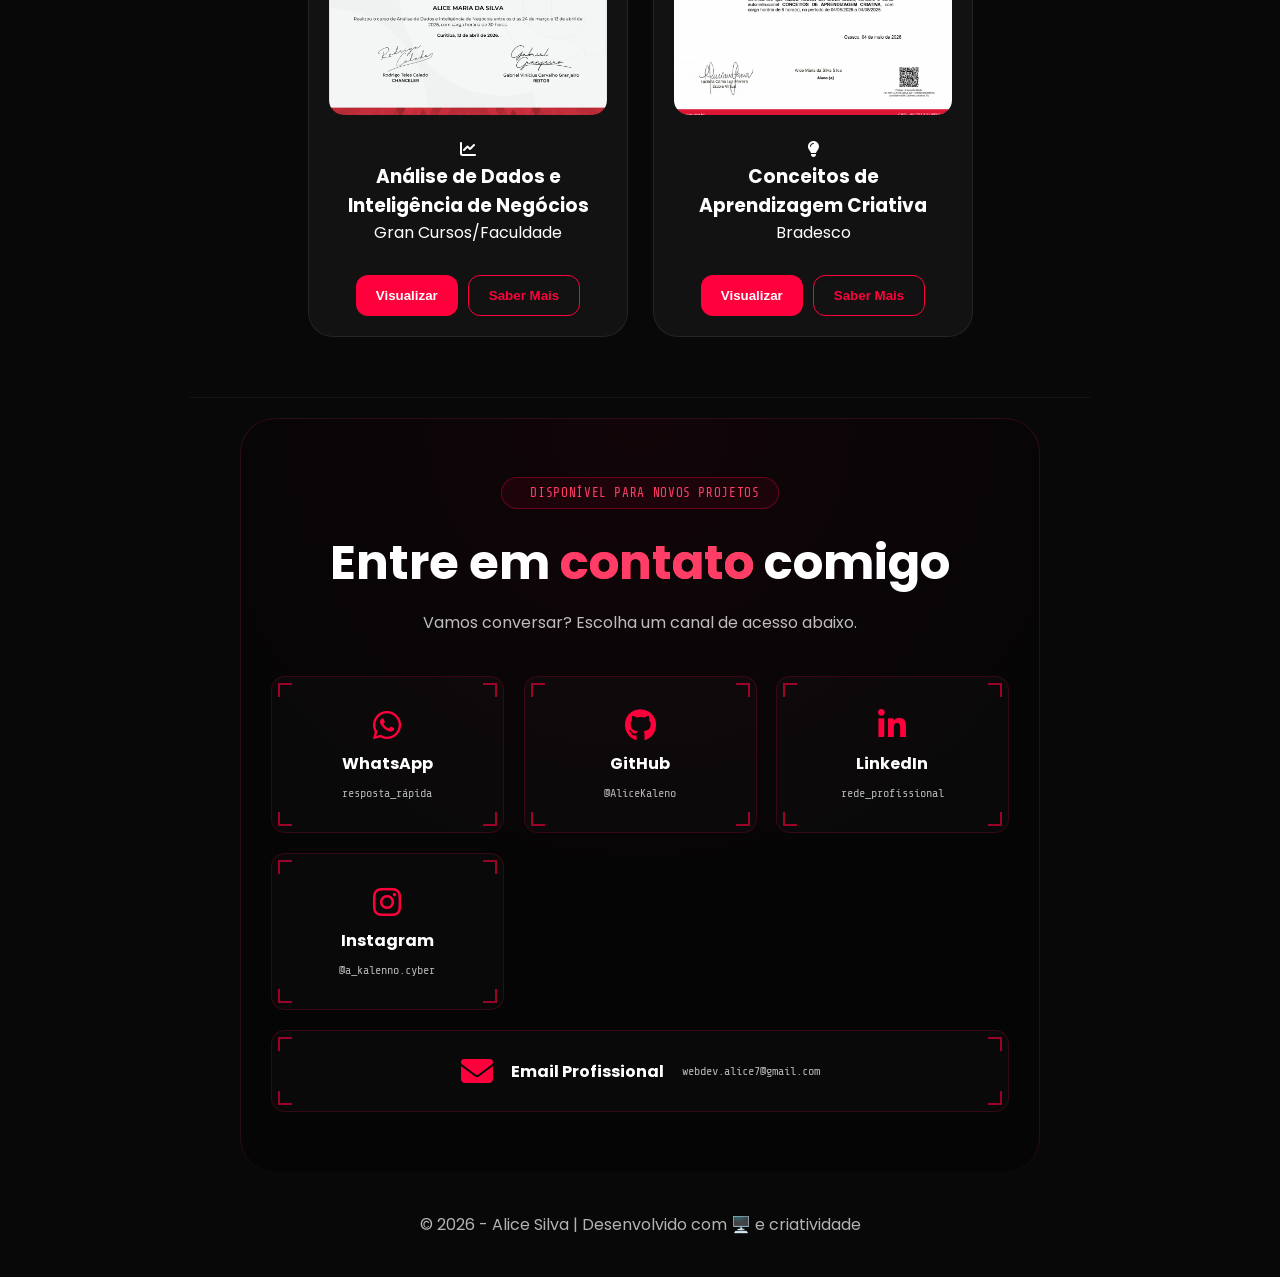
<file: pages/projects.html>
<!DOCTYPE html>
<html lang="pt-BR">
<head>
<meta charset="UTF-8">
<meta http-equiv="refresh" content="0; url=../index.html#projetos">
<link rel="canonical" href="../index.html#projetos">
<title>Redirecionando...</title>
</head>
<body>
<p>Redirecionando para <a href="../index.html#projetos">../index.html#projetos</a>...</p>
<script>window.location.replace("../index.html#projetos");</script>
</body>
</html>
</file>
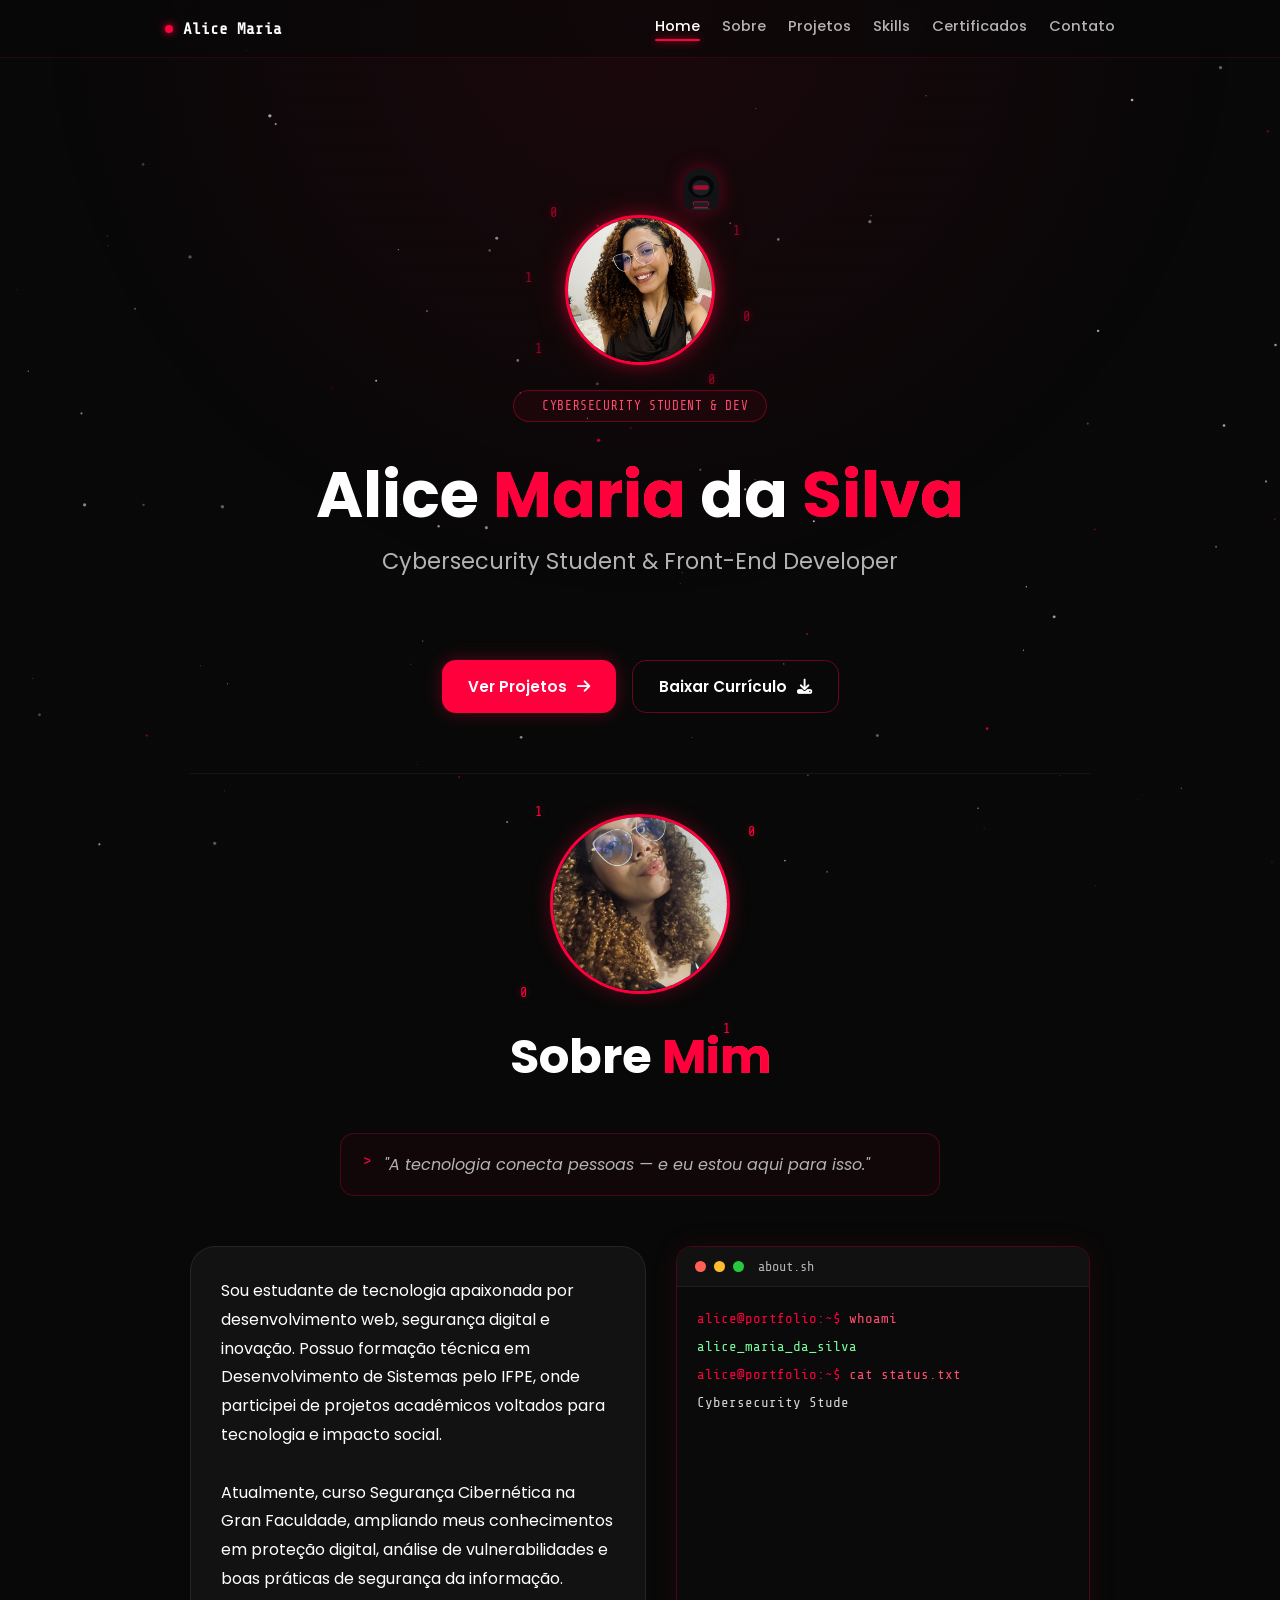
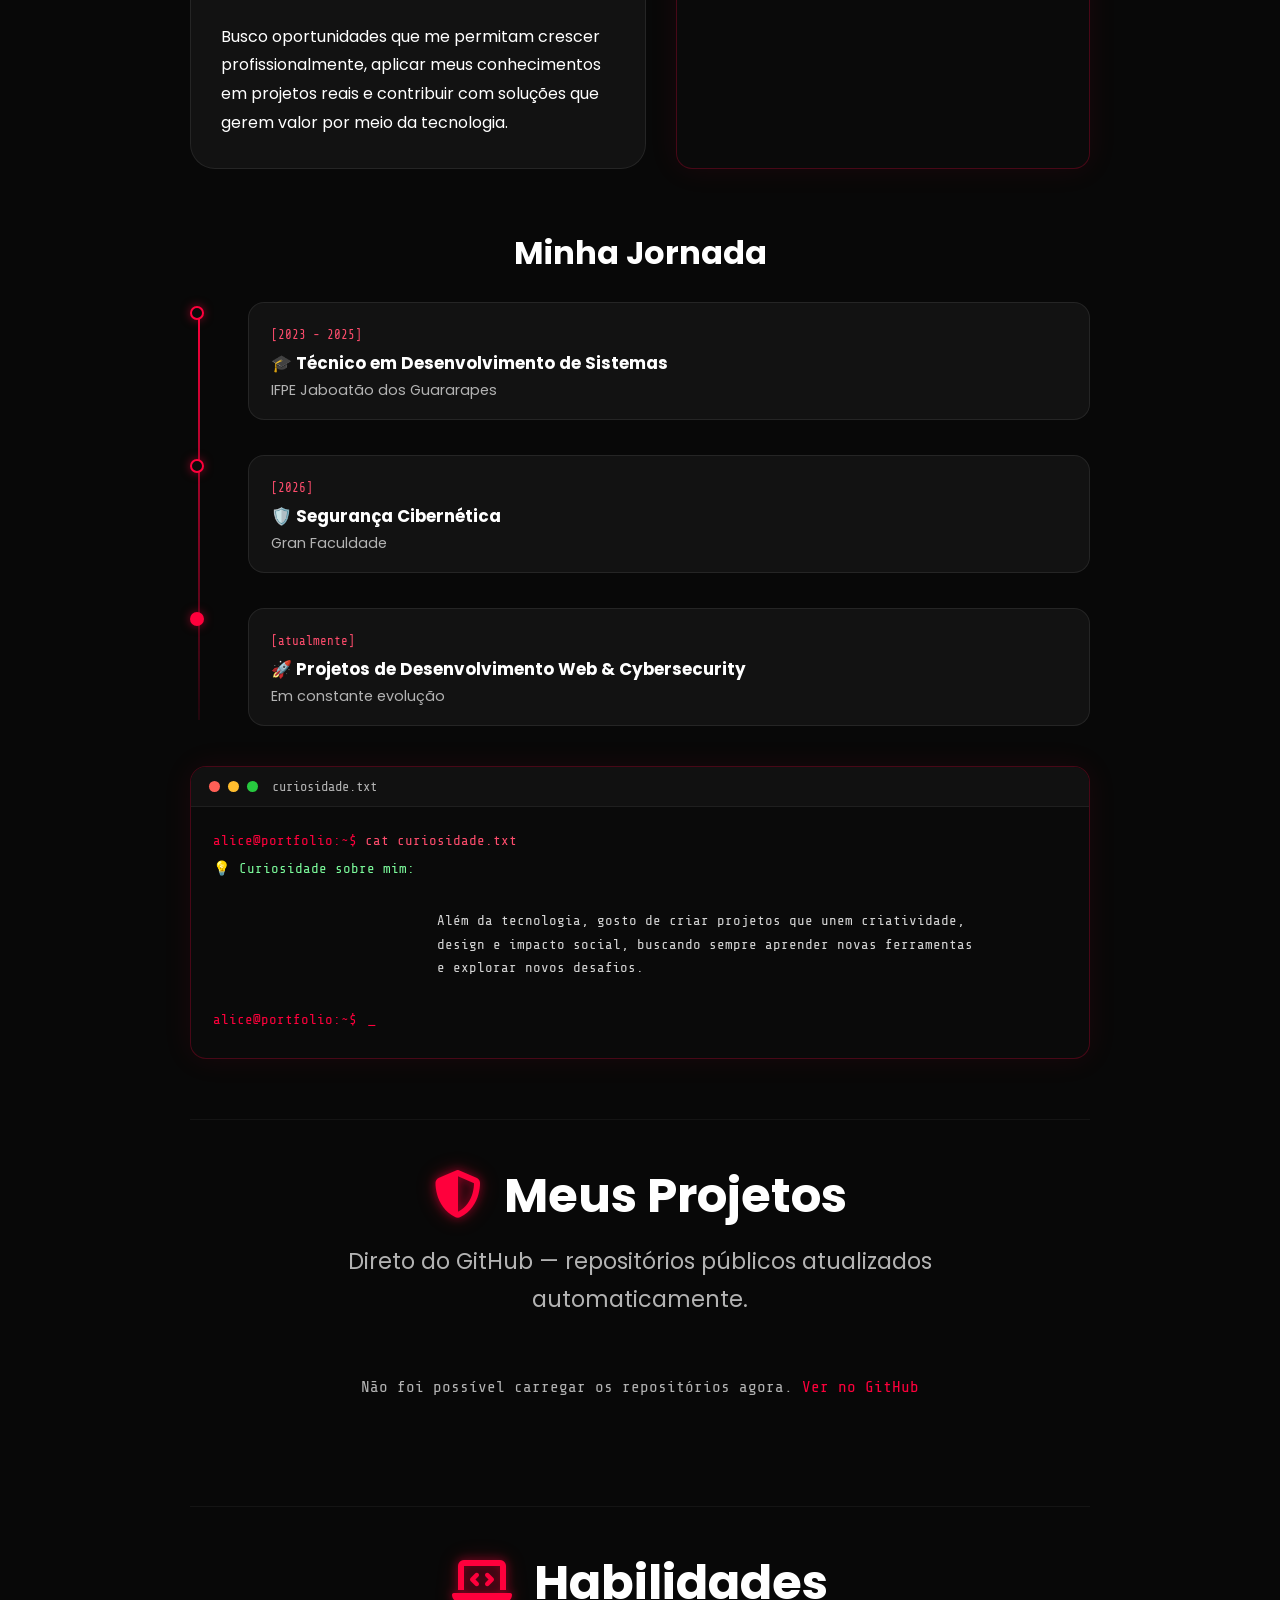
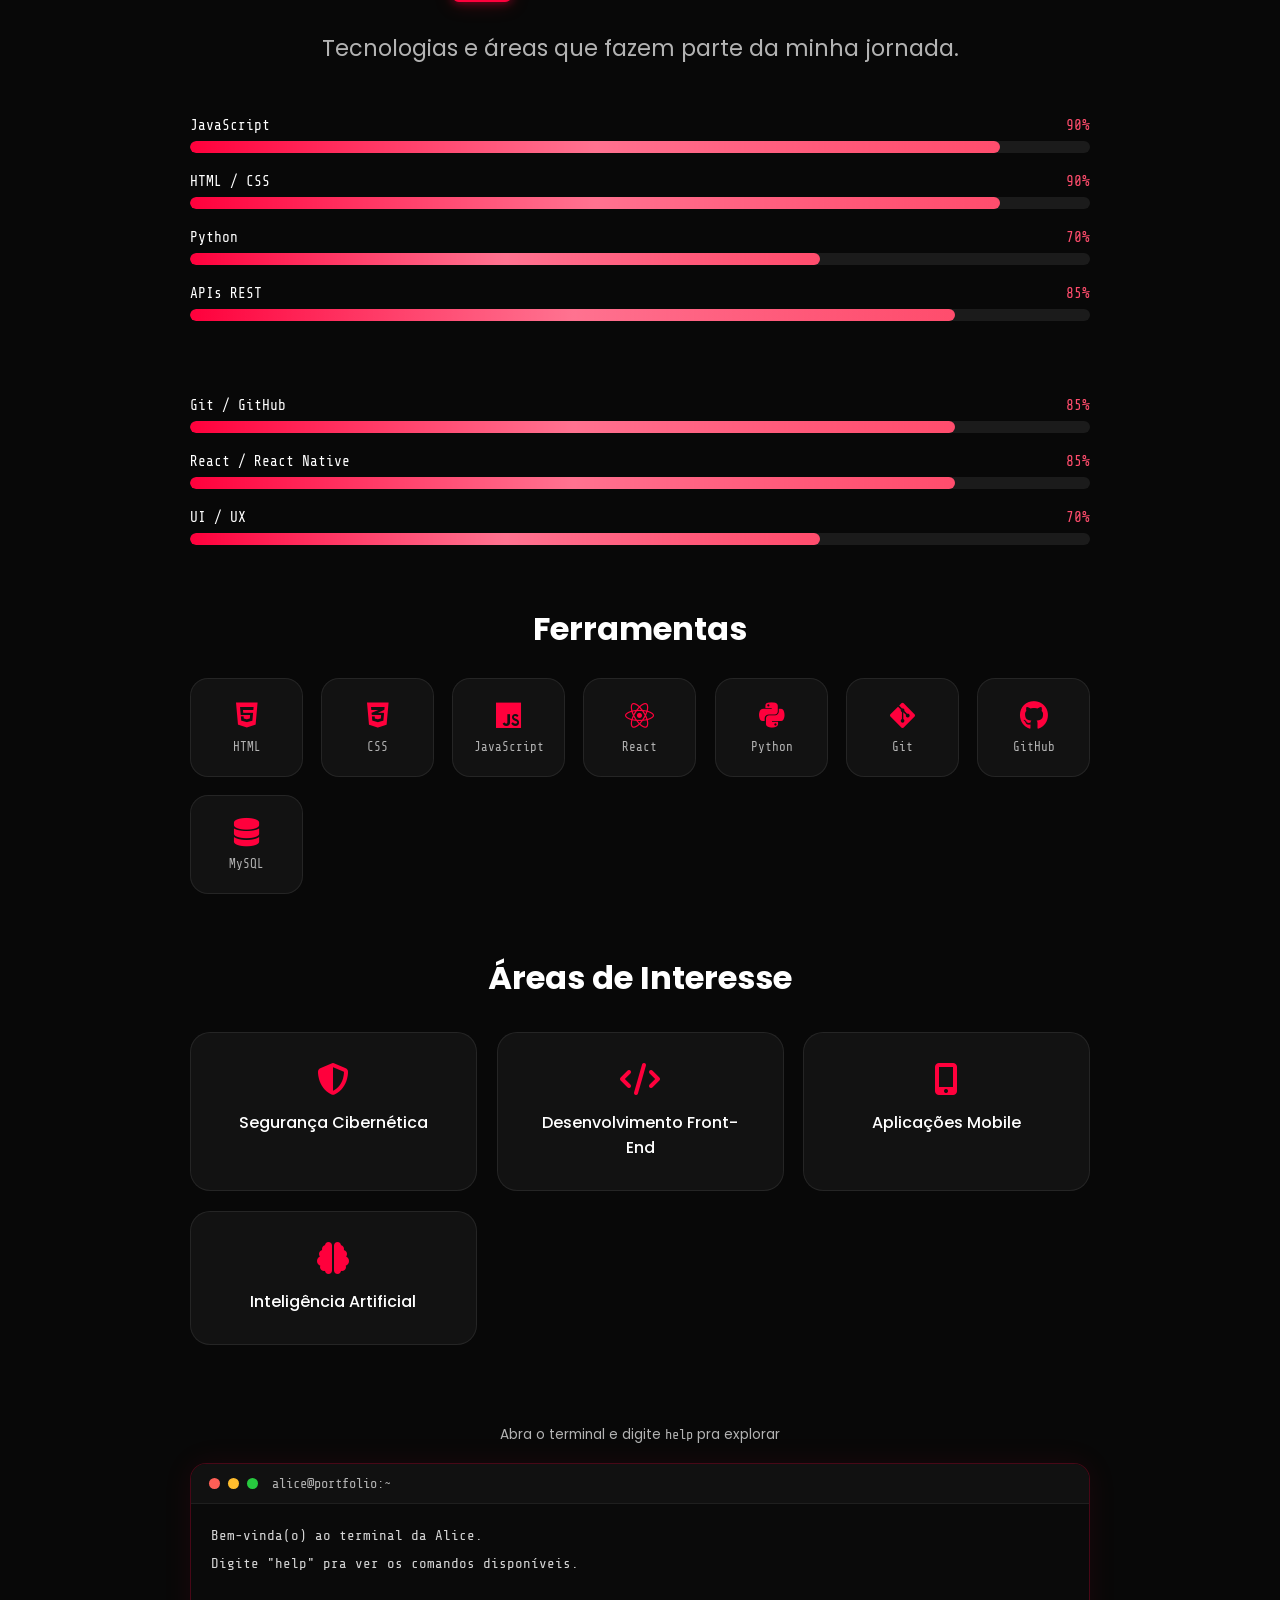
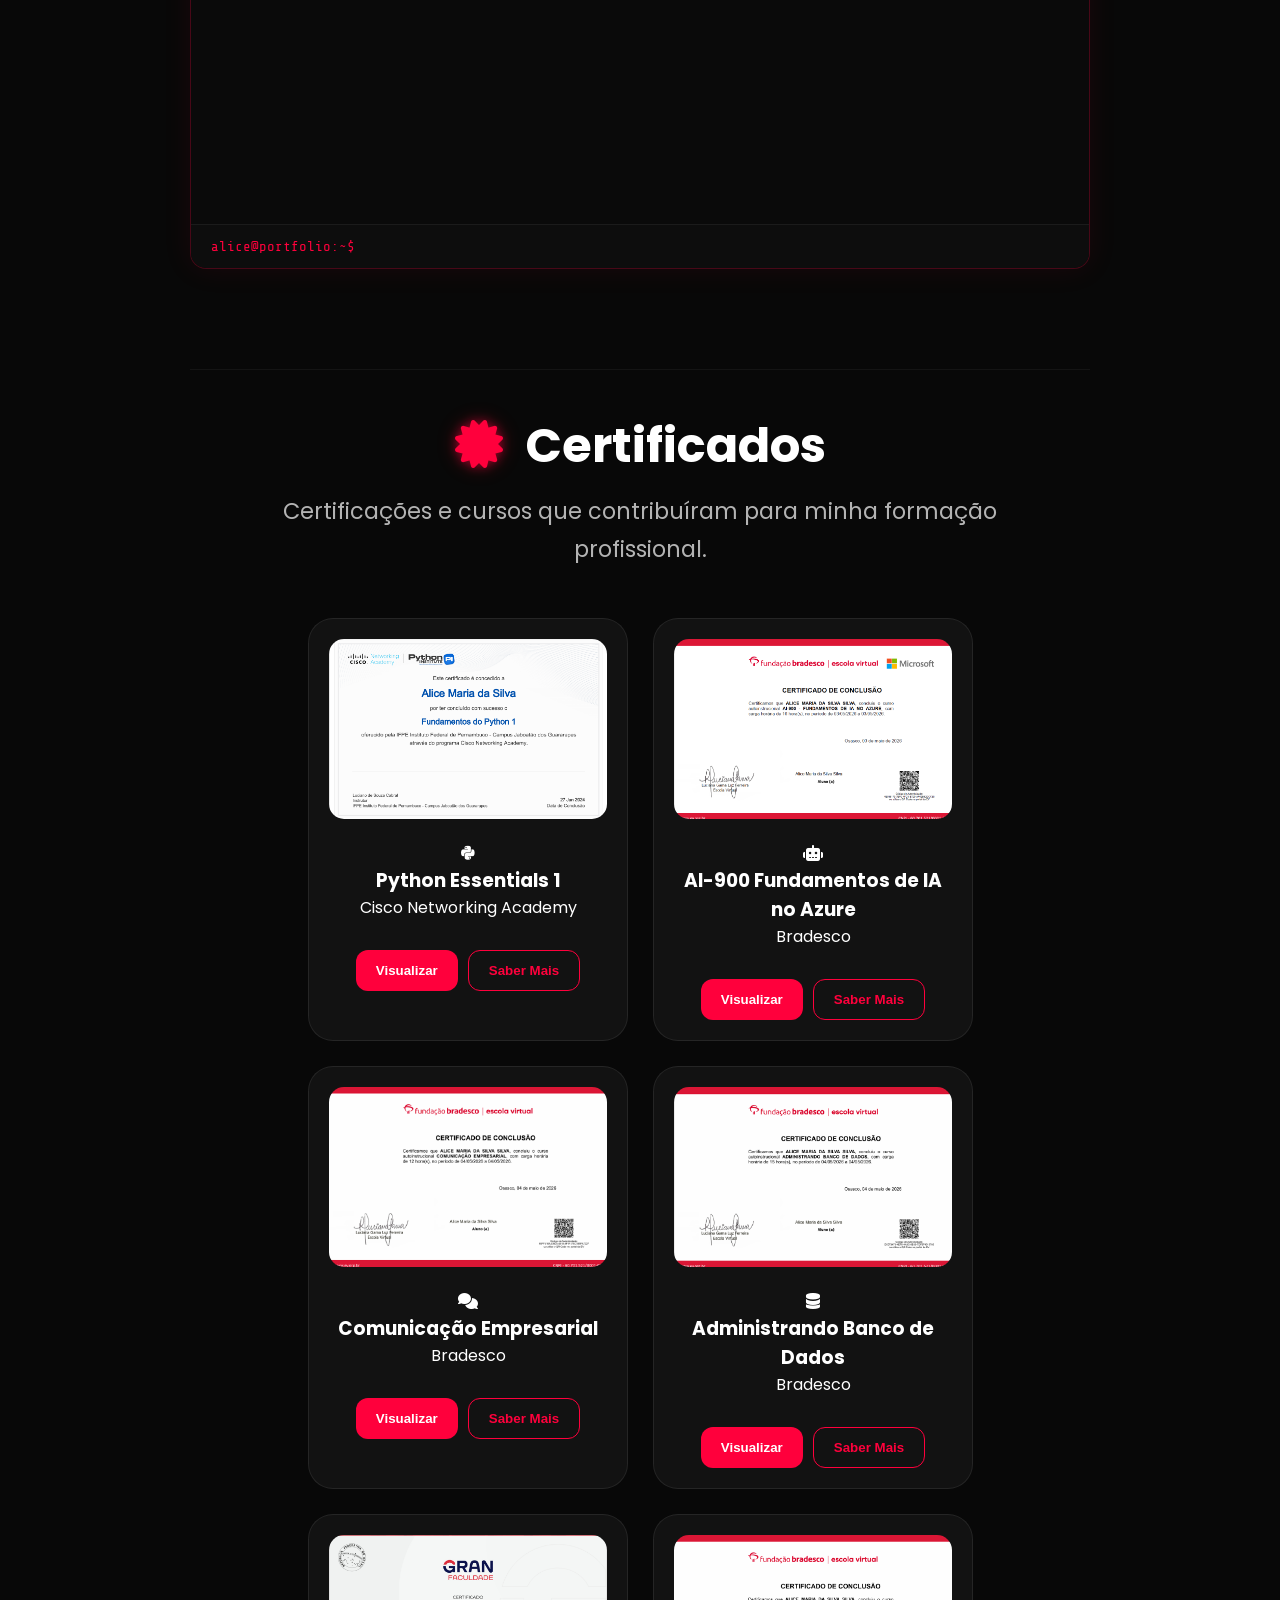
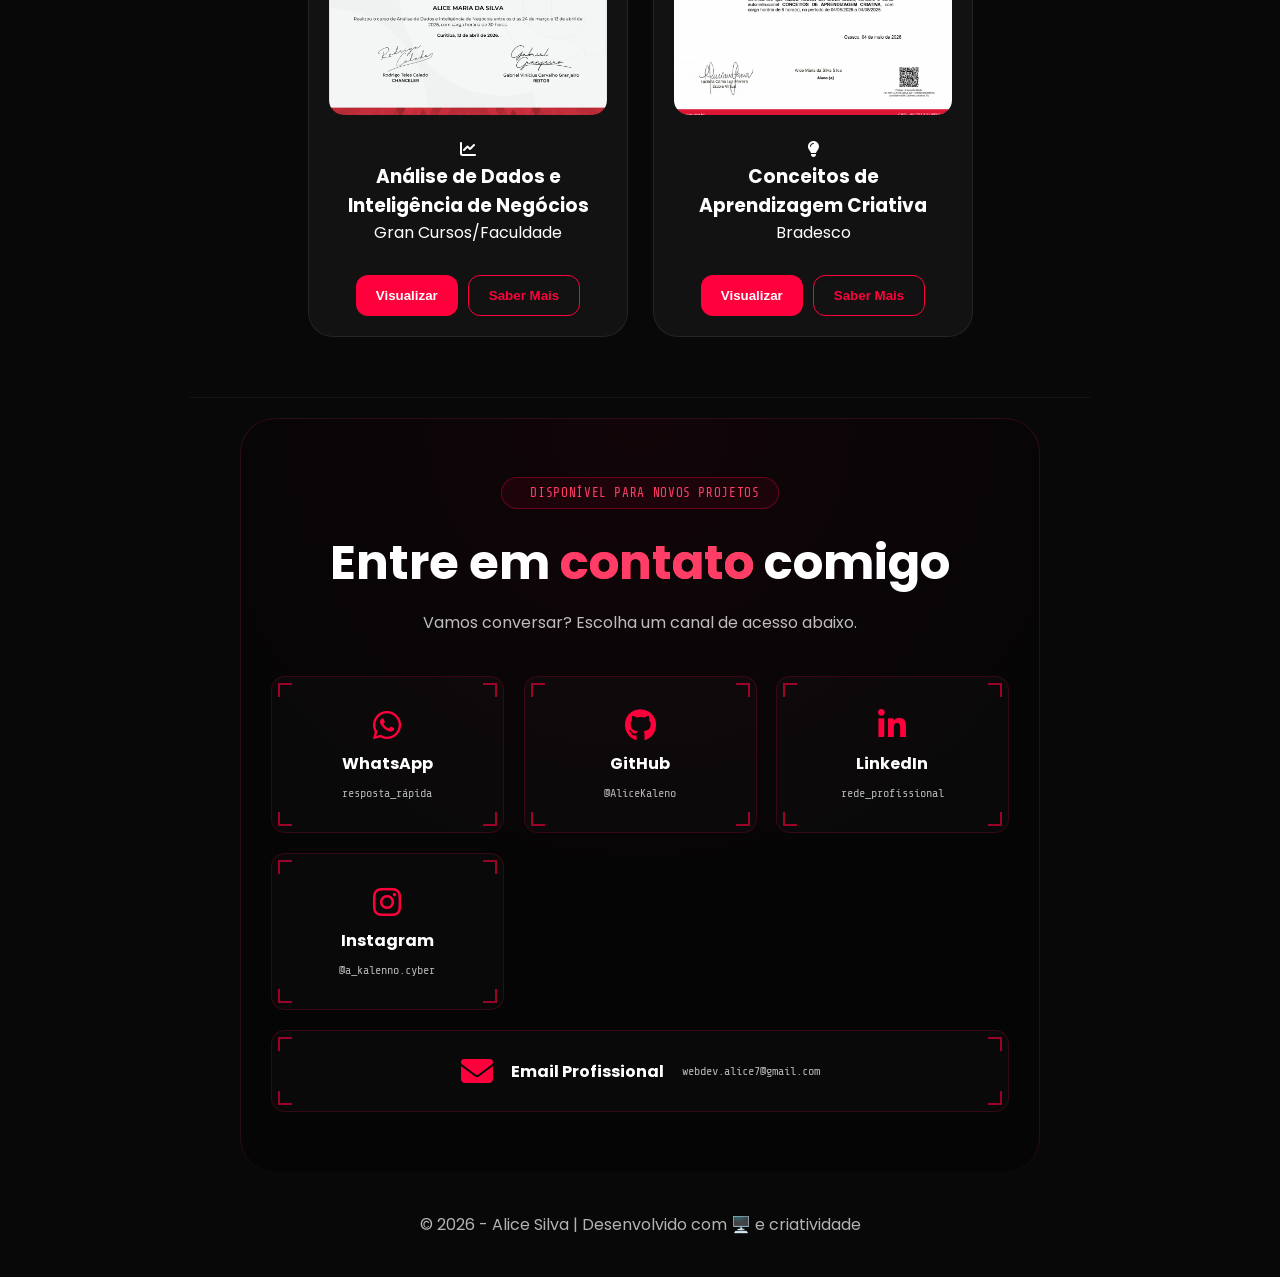
<file: pages/skills.html>
<!DOCTYPE html>
<html lang="pt-BR">
<head>
<meta charset="UTF-8">
<meta http-equiv="refresh" content="0; url=../index.html#skills">
<link rel="canonical" href="../index.html#skills">
<title>Redirecionando...</title>
</head>
<body>
<p>Redirecionando para <a href="../index.html#skills">../index.html#skills</a>...</p>
<script>window.location.replace("../index.html#skills");</script>
</body>
</html>
</file>
<file: css/variables.css>
:root{

--bg:#080808;

--card:#121212;

--card-hover:#1a1a1a;

--red:#ff003c;

--red-light:#ff4d6d;

--text:#ffffff;

--gray:#b3b3b3;

}
</file>
<file: css/style.css>
*{
margin:0;
padding:0;
box-sizing:border-box;
}

html{
scroll-behavior:smooth;
}

body{

font-family:'Poppins',sans-serif;

background:var(--bg);

color:var(--text);

min-height:100vh;

display:flex;
justify-content:center;

padding:30px 15px;

}

.container{

    
width:100%;
max-width:800px;

padding:30px;

border:1px solid rgba(255,255,255,.08);

border-radius:40px;

background:linear-gradient(
180deg,
rgba(255,255,255,.02),
rgba(255,255,255,.01)
);

backdrop-filter:blur(10px);

}

.profile{

display:flex;
flex-direction:column;
align-items:center;

text-align:center;

margin-top:30px;

}

.profile img{

width:150px;
height:150px;

object-fit:cover;

border-radius:50%;

border:3px solid var(--red);

box-shadow:
0 0 15px rgba(255,0,60,.4),
0 0 35px rgba(255,0,60,.2);

}

.profile h1{

font-size:4rem;

margin-top:25px;

font-weight:700;

}

.profile h1 span{

color:var(--red);

}

.subtitle{

font-size:1.4rem;

margin-top:10px;

color:var(--gray);

max-width:600px;

line-height:1.7;

}

.socials{

display:flex;

justify-content:center;

gap:20px;

margin-top:30px;

}

.socials a{

width:60px;
height:60px;

display:flex;
justify-content:center;
align-items:center;

border-radius:18px;

border:1px solid rgba(255,0,60,.3);

text-decoration:none;

color:white;

font-size:1.5rem;

transition:.3s;

}

.socials a:hover{

transform:translateY(-5px);

box-shadow:
0 0 20px rgba(255,0,60,.3);

}

.section-title{

margin-top:60px;

text-align:center;

font-size:2rem;

}

.links{

margin-top:30px;

display:flex;

flex-direction:column;

gap:20px;

}

.link-card{

background:var(--card);

border:1px solid rgba(255,255,255,.08);

border-radius:25px;

padding:25px;

display:flex;

justify-content:space-between;

align-items:center;

cursor:pointer;

transition:.3s;

text-decoration:none;

color:white;

}

.link-card:hover{

background:var(--card-hover);

transform:translateY(-5px);

border-color:var(--red);

box-shadow:
0 0 20px rgba(255,0,60,.15);

}

.card-content h3{

font-size:1.3rem;

margin-bottom:5px;

}

.card-content p{

color:var(--gray);

}

.arrow{

font-size:2rem;

color:var(--red);

}

.quote{

margin-top:60px;

padding:25px;

border-radius:30px;

text-align:center;

border:1px solid rgba(255,0,60,.3);

color:var(--gray);

font-size:1.1rem;

}

.footer{

margin-top:40px;

text-align:center;

color:var(--gray);

}

.card-content h3{

display:flex;
align-items:center;
gap:12px;

font-size:1.2rem;

}

.card-content svg{

width:22px;
height:22px;

color:var(--red);

}

.arrow svg{

width:24px;
height:24px;

color:var(--red);

transition:.3s;

}

.link-card:hover .arrow svg{

transform:translate(5px,-5px);

}

.top-actions{

display:flex;
justify-content:flex-end;

margin-bottom:10px;

}


.cv-btn{

position:absolute;
top:25px;
right:25px;

width:50px;
height:50px;

display:flex;
align-items:center;
justify-content:center;

border-radius:50%;

background:rgba(255,0,60,.08);

border:1px solid rgba(255,0,60,.35);

color:var(--red);

text-decoration:none;

transition:.3s;

cursor:pointer;

}

.cv-btn i{

font-size:1.2rem;

}


.cv-btn:hover{

transform:translateY(-3px);

background:rgba(255,0,60,.15);

box-shadow:
0 0 15px rgba(255,0,60,.25),
0 0 30px rgba(255,0,60,.15);

}

.cv-btn i{
    font-size:1.3rem;
}
</file>
<file: css/pages.css>
*{
margin:0;
padding:0;
box-sizing:border-box;
}

body{

background:var(--bg);

font-family:'Poppins',sans-serif;

color:var(--text);

padding:40px 20px;

}

.page-container{

max-width:900px;

margin:auto;

}

.back-btn{

display:inline-block;

margin-bottom:40px;

text-decoration:none;

color:var(--red);

font-weight:600;

}

.about-header{

text-align:center;

margin-bottom:40px;

}

.about-photo{

width:180px;
height:180px;

object-fit:cover;

border-radius:50%;

border:3px solid var(--red);

box-shadow:
0 0 20px rgba(255,0,60,.3);

margin-bottom:20px;

}

.about-header h1{

font-size:3rem;

}

.about-header span{

color:var(--red);

}

.card{

background:var(--card);

padding:30px;

border-radius:25px;

border:1px solid rgba(255,255,255,.08);

line-height:1.8;

margin-bottom:40px;

}

.section-title{

font-size:2rem;

margin-bottom:25px;

}

.timeline{

display:flex;

flex-direction:column;

gap:20px;

margin-bottom:40px;

position: relative;

padding-left: 20px;

}

.timeline::before{

content:"";

position:absolute;

left:0;

top:0;

width:3px;

height:100%;

background:var(--red);

border-radius:10px;

}

.timeline-card{

background:var(--card);

padding:25px;

border-radius:20px;

border:1px solid rgba(255,255,255,.08);

transition: all .3s ease;

}

.timeline-card:hover{

transform:translateY(-5px);

border-color:var(--red);

box-shadow:
0 0 20px rgba(255,0,60,.15);

}


.tech-grid{
    display:flex;
    flex-wrap:wrap;
    justify-content:center;
    align-items:center;
    gap:15px;
    margin-bottom:40px;
}

.tech-grid span{

background:var(--card);

padding:12px 18px;

border-radius:15px;

border:1px solid rgba(255,0,60,.2);

color:var(--gray);

font-weight:500;

cursor:pointer;

transition:all .3s ease;

}

.curiosity h2{

margin-bottom:15px;

color:var(--red);

}

.tech-grid span:hover{

background:var(--red);

color:white;

transform:translateY(-5px) scale(1.08);

box-shadow:
0 0 15px rgba(255,0,60,.4),
0 0 30px rgba(255,0,60,.2);

}

.tech-grid span:active{

background:var(--red);

color:white;

transform:scale(.95);

}

.about-photo{

transition:all .4s ease;

}

.about-photo:hover{

transform:scale(1.05);

box-shadow:
0 0 25px rgba(255,0,60,.5),
0 0 50px rgba(255,0,60,.2);

}


.title{

text-align:center;

font-size:3rem;

margin-bottom:10px;

}

.subtitle{
    display:block;
    width:100%;

    text-align:center !important;

    margin:0 auto 50px auto;

    color:var(--gray);

    max-width:800px;
}
.projects-grid{

display:grid;

grid-template-columns:
repeat(auto-fit,minmax(350px,1fr));

gap:30px;

}

.project-card{

background:var(--card);

border-radius:25px;

overflow:hidden;

border:1px solid rgba(255,255,255,.08);

transition:.3s;

}

.project-card:hover{

transform:translateY(-8px);

border-color:var(--red);

box-shadow:
0 0 25px rgba(255,0,60,.2);

}

.project-card img{

width:100%;

height:220px;

object-fit:cover;

transition:.4s;

}

.project-card:hover img{

transform:scale(1.05);

}

.project-content{

padding:25px;

}

.project-content h3{

font-size:1.5rem;

margin-bottom:10px;

}

.project-content p{

color:var(--gray);

line-height:1.7;

margin-bottom:20px;

}

.techs{

display:flex;

flex-wrap:wrap;

gap:10px;

margin-bottom:20px;

}

.techs span{

background:rgba(255,0,60,.1);

color:var(--red);

padding:8px 14px;

border-radius:12px;

font-size:.9rem;

}

.btn{

display:inline-block;

padding:12px 18px;

background:var(--red);

color:white;

text-decoration:none;

border-radius:12px;

font-weight:600;

transition:.3s;

}

.btn:hover{

transform:translateY(-3px);

box-shadow:
0 0 20px rgba(255,0,60,.4);

}

.carousel{

position:relative;

height:220px;

overflow:hidden;

}

.carousel-img{

position:absolute;

width:100%;
height:100%;

object-fit:cover;

opacity:0;

transition:opacity .8s ease;

}

.carousel-img.active{

opacity:1;

}

.project-buttons{

display:flex;

gap:12px;

margin-top:20px;

}

.secondary-btn{

background:transparent;

border:1px solid var(--red);

color:var(--red);

}

.secondary-btn:hover{

background:var(--red);

color:white;

}

.title i{

color:var(--red);

margin-right:12px;

text-shadow:
0 0 10px rgba(255,0,60,.5),
0 0 20px rgba(255,0,60,.3);

}

.title i{

color:var(--red);

margin-right:12px;

animation: glow 2s infinite alternate;

}

@keyframes glow{

from{

text-shadow:
0 0 5px rgba(255,0,60,.3);

}

to{

text-shadow:
0 0 15px rgba(255,0,60,.8),
0 0 30px rgba(255,0,60,.4);

}

}


.skills-section{

margin-top:40px;

margin-bottom:50px;

}

.skill{

margin-bottom:25px;

}

.skill-info{

display:flex;

justify-content:space-between;

margin-bottom:10px;

font-weight:600;

}

.progress-bar{

height:12px;

background:rgba(255,255,255,.08);

border-radius:20px;

overflow:hidden;

}

.progress{

height:100%;

background:linear-gradient(
90deg,
#ff003c,
#ff4d6d
);

border-radius:20px;

}

.interest-grid{

display:grid;

grid-template-columns:
repeat(auto-fit,minmax(250px,1fr));

gap:20px;

margin-top:30px;

}

.interest-card{

background:var(--card);

padding:25px;

border-radius:20px;

border:1px solid rgba(255,255,255,.08);

text-align:center;

transition:.3s;

}

.interest-card:hover{

transform:translateY(-5px);

border-color:var(--red);

box-shadow:
0 0 20px rgba(255,0,60,.15);

}

.interest-card{

background:var(--card);

padding:30px;

border-radius:20px;

border:1px solid rgba(255,255,255,.08);

display:flex;

flex-direction:column;

align-items:center;

gap:15px;

text-align:center;

transition:.3s;

}

.interest-card i{

font-size:2rem;

color:var(--red);

transition:.3s;

}

.interest-card span{

font-weight:500;

}

.interest-card:hover{

transform:translateY(-5px);

border-color:var(--red);

box-shadow:
0 0 20px rgba(255,0,60,.15);

}

.interest-card:hover i{

transform:scale(1.2);

text-shadow:
0 0 15px rgba(255,0,60,.6);

}

.alice-scanner{

margin-top:80px;

text-align:center;

}

.scanner-text{

margin-bottom:20px;

color:var(--gray);

font-size:1.1rem;

}

#scanButton{

width:90px;
height:90px;

border:none;

border-radius:50%;

background:var(--red);

cursor:pointer;

font-size:2rem;

color:white;

transition:.4s;

animation:pulse 2s infinite;

}

#scanButton i{

transition:.4s;

}

#scanButton:hover{

transform:scale(1.1);

box-shadow:
0 0 20px rgba(255,0,60,.6),
0 0 50px rgba(255,0,60,.3);

}

@keyframes pulse{

0%{

transform:scale(1);

}

50%{

transform:scale(1.08);

}

100%{

transform:scale(1);

}

}

.scanner-hidden{

display:none;

}

.scanner-active{

display:block;

margin-top:40px;

padding:35px;

background:var(--card);

border-radius:25px;

border:1px solid rgba(255,0,60,.2);

animation:scannerAppear .8s ease;

}

@keyframes scannerAppear{

from{

opacity:0;

transform:translateY(30px);

}

to{

opacity:1;

transform:translateY(0);

}

}

.robot-icon{

font-size:4rem;

color:var(--red);

margin-bottom:20px;

}

.analysis{

margin-top:25px;

display:flex;

flex-direction:column;

gap:15px;

font-size:1.2rem;

}

.analysis span{

color:var(--red);

font-weight:700;

}

.robot-message{

margin-top:30px;

padding:20px;

border-radius:15px;

background:rgba(255,0,60,.08);

display:flex;

align-items:center;

justify-content:center;

gap:12px;

}

.robot-message i{

color:var(--red);

font-size:1.5rem;

}

.scanner-arrow{

font-size:1.8rem;

color:var(--red);

margin-bottom:20px;

animation:bounce 1.5s infinite;

}

@keyframes bounce{

0%,100%{

transform:translateY(0);

}

50%{

transform:translateY(10px);

}

}


.certificates-grid{
    display:grid;
    grid-template-columns:
    repeat(auto-fit,minmax(280px,320px));

    justify-content:center;
    gap:25px;
    margin-top:40px;
}

.certificate-card{

background:var(--card);

padding:20px;

border-radius:25px;

border:1px solid rgba(255,255,255,.08);

transition:.3s;

text-align:center;

}

.certificate-card:hover{

transform:translateY(-8px);

border-color:var(--red);

box-shadow:
0 0 20px rgba(255,0,60,.15);

}

.certificate-image{

width:100%;

height:180px;

object-fit:cover;

border-radius:15px;

margin-bottom:15px;

}

.view-btn{

margin-top:15px;

padding:12px 20px;

border:none;

border-radius:12px;

background:var(--red);

color:white;

cursor:pointer;

font-weight:600;

transition:.3s;

}

.view-btn:hover{

transform:scale(1.05);

}

.modal{

display:none;

position:fixed;

top:0;
left:0;

width:100%;
height:100%;

background:rgba(0,0,0,.9);

z-index:9999;

justify-content:center;

align-items:center;

}

.modal img{

max-width:90%;

max-height:90%;

border-radius:15px;

}

.close-modal{

position:absolute;

top:30px;

right:40px;

font-size:3rem;

color:white;

cursor:pointer;

}

.certificate-buttons{

display:flex;

gap:10px;

justify-content:center;

margin-top:15px;

}

.more-btn{

margin-top:15px;

padding:12px 20px;

border:none;

border-radius:12px;

background:transparent;

border:1px solid var(--red);

color:var(--red);

cursor:pointer;

font-weight:600;

transition:.3s;

}

.more-btn:hover{

background:var(--red);

color:white;

}

.certificate-info{

max-height:0;

overflow:hidden;

transition:.4s ease;

margin-top:0;

text-align:left;

color:var(--gray);

line-height:1.7;

}

.certificate-info.active{

max-height:300px;

margin-top:20px;

}

.contact-page {
    max-width: 800px;
    margin: auto;
    padding: 30px;

    border: 1px solid rgba(255, 60, 100, 0.15);
    border-radius: 35px;

    background: #050505;

    position: relative;
    overflow: hidden;
}

.contact-page::before {
    content: "";
    position: absolute;
    inset: 0;

    background:
        radial-gradient(
            circle at top,
            rgba(255, 0, 76, 0.05),
            transparent 60%
        );

    pointer-events: none;
}

.contact-header {
    text-align: center;
    margin-top: 20px;
}

.contact-header h1 {
    font-size: 3rem;
    font-weight: 700;
    margin-bottom: 10px;
}

.contact-header span {
    color: #ff3d67;
}

.contact-header p {
    color: #bdbdbd;
    font-size: 1rem;
    line-height: 1.7;

    max-width: 600px;
    margin: auto;
}

.contact-section {
    margin-top: 50px;
    text-align: center;
}

.title-line {
    width: 60px;
    height: 3px;

    margin: 15px auto 30px;

    border-radius: 10px;
    background: #ff3d67;
}

.contact-list {
    display: flex;
    flex-direction: column;
    gap: 15px;
}

.contact-card {
    display: flex;
    align-items: center;

    padding: 18px 22px;

    border-radius: 20px;

    border: 1px solid rgba(255, 61, 103, .25);

    background: rgba(255, 255, 255, .02);

    text-decoration: none;

    transition: .3s ease;
}

.contact-card:hover {
    transform: translateY(-4px);

    border-color: #ff3d67;

    box-shadow:
        0 0 20px rgba(255, 61, 103, .12);
}

.contact-icon {
    width: 60px;
    height: 60px;

    display: flex;
    align-items: center;
    justify-content: center;

    border-radius: 15px;

    border: 1px solid rgba(255, 61, 103, .3);

    flex-shrink: 0;
}

.contact-icon i {
    font-size: 1.6rem;
    color: #ff3d67;
}

.contact-info {
    flex: 1;

    text-align: left;
    margin-left: 18px;
}

.contact-info h3 {
    font-size: 1.2rem;
    color: white;

    margin-bottom: 3px;
}

.contact-info p {
    color: #bdbdbd;
    font-size: .9rem;
}

.arrow {
    font-size: 1.5rem;
    color: #ff3d67;
}

.quote-box {
    margin-top: 40px;

    border: 1px solid rgba(255, 61, 103, .25);

    border-radius: 20px;

    padding: 20px;

    display: flex;
    justify-content: space-between;
    align-items: center;

    color: #d7d7d7;

    font-size: 1rem;
}

.quote-left,
.quote-right {
    font-size: 2rem;
    color: #ff3d67;
}

.contact-footer {
    margin-top: 40px;
    padding-top: 20px;

    text-align: center;

    border-top: 1px solid rgba(255,255,255,.05);

    color: #9d9d9d;

    font-size: .9rem;
}

@media (max-width: 768px){

    .certificates-grid{
        grid-template-columns: 1fr;
        justify-content:center;
    }

    .certificate-card{
        width:100%;
        max-width:400px;
        margin:0 auto;
    }

    .tech-grid{
        justify-content:center;
    }

    .tech-grid span{
        text-align:center;
    }

}
</file>
<file: css/effects.css>
@import url('https://fonts.googleapis.com/css2?family=Share+Tech+Mono&display=swap');

:root{
    --mono: 'Share Tech Mono', monospace;
}

#bg-canvas{

    position:fixed;

    top:0;
    left:0;

    width:100%;
    height:100%;

    z-index:-2;

    background:var(--bg);

    pointer-events:none;

}

body::before{

    content:"";

    position:fixed;

    top:0;
    left:0;

    width:100%;
    height:100%;

    z-index:-1;

    pointer-events:none;

    background:repeating-linear-gradient(
        0deg,
        rgba(255,255,255,.015) 0px,
        rgba(255,255,255,.015) 1px,
        transparent 1px,
        transparent 3px
    );

    mix-blend-mode:overlay;

}

/* leve vinheta nos cantos pra dar profundidade */

body::after{

    content:"";

    position:fixed;

    inset:0;

    z-index:-1;

    pointer-events:none;

    background:radial-gradient(
        circle at 50% 0%,
        rgba(255,0,60,.08),
        transparent 55%
    );

}

.navbar{

    position:fixed;

    top:0;
    left:0;

    width:100%;

    z-index:999;

    backdrop-filter:blur(14px);

    background:rgba(8,8,8,.55);

    border-bottom:1px solid rgba(255,0,60,.15);

}

.nav-container{

    max-width:1000px;

    margin:0 auto;

    display:flex;

    align-items:center;

    justify-content:space-between;

    padding:16px 25px;

    gap:20px;

}

.nav-logo{

    display:flex;

    align-items:center;

    gap:10px;

    font-family:var(--mono);

    font-weight:700;

    color:var(--text);

    text-decoration:none;

    font-size:1rem;

    white-space:nowrap;

}

.nav-logo .dot-pulse{

    width:8px;
    height:8px;

    border-radius:50%;

    background:var(--red);

    box-shadow:0 0 8px var(--red);

    animation:dotPulse 1.6s infinite;

    flex-shrink:0;

}

.nav-links{

    display:flex;

    gap:22px;

    flex-wrap:wrap;

    justify-content:flex-end;

}

.nav-links a{

    color:var(--gray);

    text-decoration:none;

    font-size:.92rem;

    font-weight:500;

    position:relative;

    transition:.25s;

    padding-bottom:4px;

}

.nav-links a:hover,
.nav-links a.active{

    color:var(--text);

}

.nav-links a.active::after{

    content:"";

    position:absolute;

    left:0;
    bottom:0;

    width:100%;

    height:2px;

    background:var(--red);

    box-shadow:0 0 8px var(--red);

    border-radius:5px;

}

.nav-toggle{

    display:none;

    flex-direction:column;

    justify-content:center;

    gap:5px;

    width:34px;
    height:34px;

    background:transparent;

    border:none;

    cursor:pointer;

    padding:0;

    flex-shrink:0;

}

.nav-toggle span{

    display:block;

    width:100%;

    height:2px;

    border-radius:2px;

    background:var(--text);

    transition:.3s;

}

.nav-toggle.open span:nth-child(1){

    transform:translateY(7px) rotate(45deg);

}

.nav-toggle.open span:nth-child(2){

    opacity:0;

}

.nav-toggle.open span:nth-child(3){

    transform:translateY(-7px) rotate(-45deg);

}

/* empurra o conteúdo pra baixo da navbar fixa */

.container,
.page-container{

    margin-top:70px;

}

section[id]{

    scroll-margin-top:90px;

    padding-top:20px;

    padding-bottom:60px;

    border-bottom:1px solid rgba(255,255,255,.05);

    margin-bottom:20px;

}

section[id]:last-of-type{

    border-bottom:none;

}

@media (max-width:768px){

    .nav-toggle{

        display:flex;

    }

    .nav-links{

        position:fixed;

        top:64px;

        left:0;
        right:0;

        flex-direction:column;

        align-items:flex-start;

        gap:4px;

        max-height:0;

        overflow:hidden;

        background:#0a0a0a;

        backdrop-filter:blur(14px);

        border-bottom:1px solid rgba(255,0,60,.15);

        transition:max-height .35s ease;

        padding:0 25px;

        justify-content:flex-start;

        z-index:1000;

        width:100%;

        box-sizing:border-box;

    }

    .nav-links.open{

        max-height:420px;

        padding:14px 25px 22px;

    }

    .nav-links a{

        width:100%;

        padding:10px 0;

        font-size:1rem;

    }

    .nav-links a.active::after{

        display:none;

    }

    .nav-links a.active{

        color:var(--red-light);

    }

}

@media (max-width:600px){

    .nav-links a{

        font-size:.95rem;

    }

}

@keyframes dotPulse{

    0%{
        box-shadow:0 0 4px var(--red);
    }

    50%{
        box-shadow:0 0 14px var(--red),0 0 24px rgba(255,0,60,.5);
    }

    100%{
        box-shadow:0 0 4px var(--red);
    }

}

/* ---------- BADGE DE STATUS ---------- */

.status-badge{

    display:inline-flex;

    align-items:center;

    gap:10px;

    margin-top:18px;

    padding:8px 18px;

    border:1px solid rgba(255,0,60,.35);

    border-radius:30px;

    background:rgba(255,0,60,.06);

    font-family:var(--mono);

    font-size:.8rem;

    letter-spacing:.05em;

    color:var(--red-light);

}

.gradient-text{

    background:linear-gradient(90deg,var(--red),#ff8a3d);

    -webkit-background-clip:text;

    background-clip:text;

    color:transparent;

}

.avatar-wrap{

    position:relative;

    display:inline-block;

}

.binary-float{

    position:absolute;

    font-family:var(--mono);

    font-size:.85rem;

    color:rgba(255,0,60,.55);

    text-shadow:0 0 8px rgba(255,0,60,.4);

    animation:floatBinary 4s ease-in-out infinite;

    pointer-events:none;

    user-select:none;

}

.binary-float:nth-child(odd){

    animation-delay:1.2s;

}

.b1{ top:-10px; left:-15px; }
.b2{ top:5%; right:-25px; }
.b3{ bottom:10%; left:-30px; }
.b4{ bottom:-15px; right:0; }
.b5{ top:35%; left:-40px; }
.b6{ top:60%; right:-35px; }

@keyframes floatBinary{

    0%,100%{
        transform:translateY(0);
        opacity:.5;
    }

    50%{
        transform:translateY(-10px);
        opacity:1;
    }

}

.cta-group{

    display:flex;

    gap:16px;

    justify-content:center;

    margin-top:30px;

    flex-wrap:wrap;

}

.cta-btn{

    display:inline-flex;

    align-items:center;

    gap:10px;

    padding:14px 26px;

    border-radius:14px;

    font-weight:600;

    text-decoration:none;

    transition:.3s;

    font-size:.95rem;

}

.cta-primary{

    background:var(--red);

    color:white;

    box-shadow:0 0 18px rgba(255,0,60,.3);

}

.cta-primary:hover{

    transform:translateY(-3px);

    box-shadow:0 0 25px rgba(255,0,60,.5);

}

.cta-secondary{

    background:transparent;

    border:1px solid rgba(255,0,60,.4);

    color:var(--text);

}

.cta-secondary:hover{

    transform:translateY(-3px);

    border-color:var(--red);

    background:rgba(255,0,60,.08);

}

#backToTop{

    position:fixed;

    bottom:25px;

    right:25px;

    width:48px;
    height:48px;

    border-radius:50%;

    border:1px solid rgba(255,0,60,.4);

    background:rgba(8,8,8,.7);

    backdrop-filter:blur(8px);

    color:var(--red);

    font-size:1.2rem;

    display:flex;

    align-items:center;

    justify-content:center;

    cursor:pointer;

    opacity:0;

    pointer-events:none;

    transform:translateY(15px);

    transition:.3s;

    z-index:998;

}

#backToTop.visible{

    opacity:1;

    pointer-events:auto;

    transform:translateY(0);

}

#backToTop:hover{

    background:rgba(255,0,60,.15);

    box-shadow:0 0 18px rgba(255,0,60,.3);

}

.alice-terminal{

    margin-top:80px;

    margin-bottom:40px;

}

.terminal-window{

    background:#0a0a0a;

    border:1px solid rgba(255,0,60,.25);

    border-radius:16px;

    overflow:hidden;

    box-shadow:0 0 30px rgba(255,0,60,.08);

}

.terminal-header{

    display:flex;

    align-items:center;

    gap:14px;

    padding:12px 18px;

    background:#111;

    border-bottom:1px solid rgba(255,255,255,.06);

}

.terminal-dots{

    display:flex;

    gap:8px;

}

.terminal-dots span{

    width:11px;
    height:11px;

    border-radius:50%;

    display:inline-block;

    background:#444;

}

.terminal-dots span:nth-child(1){ background:#ff5f56; }
.terminal-dots span:nth-child(2){ background:#ffbd2e; }
.terminal-dots span:nth-child(3){ background:#27c93f; }

.terminal-title{

    color:var(--gray);

    font-size:.85rem;

}

.terminal-body{

    padding:20px;

    height:320px;

    overflow-y:auto;

    font-family:var(--mono);

    font-size:.88rem;

    line-height:1.7;

    color:#d6d6d6;

}

.terminal-body::-webkit-scrollbar{

    width:8px;

}

.terminal-body::-webkit-scrollbar-thumb{

    background:rgba(255,0,60,.3);

    border-radius:10px;

}

.terminal-line{

    white-space:pre-wrap;

    word-break:break-word;

    margin-bottom:4px;

}

.terminal-line.cmd{

    color:var(--red-light);

}

.terminal-line.cmd::before{

    content:"alice@portfolio:~$ ";

    color:var(--red);

}

.terminal-line.error{

    color:#ff8080;

}

.terminal-line.highlight{

    color:#7CFC9C;

}

.terminal-input-row{

    display:flex;

    align-items:center;

    gap:10px;

    padding:14px 20px;

    border-top:1px solid rgba(255,255,255,.06);

    background:#0d0d0d;

}

.terminal-prompt{

    color:var(--red);

    font-size:.88rem;

    flex-shrink:0;

}

.terminal-input{

    flex:1;

    background:transparent;

    border:none;

    outline:none;

    color:var(--text);

    font-family:var(--mono);

    font-size:.88rem;

}

.terminal-hint{

    text-align:center;

    color:var(--gray);

    font-size:.85rem;

    margin-bottom:18px;

}


.github-section{

    margin-top:60px;

    margin-bottom:50px;

}

.github-grid{

    display:grid;

    grid-template-columns:repeat(auto-fit,minmax(280px,1fr));

    gap:20px;

    margin-top:30px;

}

.github-card{

    display:flex;

    flex-direction:column;

    gap:12px;

    background:var(--card);

    border:1px solid rgba(255,255,255,.08);

    border-radius:20px;

    padding:22px;

    color:var(--text);

    transition:.3s;

}

.github-card:hover{

    transform:translateY(-5px);

    border-color:var(--red);

    box-shadow:0 0 20px rgba(255,0,60,.15);

}

.github-card-actions{

    display:flex;

    gap:10px;

    margin-top:6px;

    flex-wrap:wrap;

}

.github-code-btn,
.github-demo-btn{

    flex:1;

    text-align:center;

    padding:10px 14px;

    border-radius:12px;

    font-size:.85rem;

    font-weight:600;

    text-decoration:none;

    transition:.3s;

    min-width:110px;

}

.github-code-btn{

    background:transparent;

    border:1px solid rgba(255,0,60,.4);

    color:var(--text);

}

.github-code-btn:hover{

    border-color:var(--red);

    background:rgba(255,0,60,.08);

}

.github-demo-btn{

    background:var(--red);

    color:white;

}

.github-demo-btn:hover{

    box-shadow:0 0 16px rgba(255,0,60,.4);

    transform:translateY(-2px);

}

.github-demo-empty{

    flex:1;

    text-align:center;

    padding:10px 14px;

    border-radius:12px;

    font-size:.78rem;

    color:var(--gray);

    border:1px dashed rgba(255,255,255,.12);

    min-width:110px;

}

.github-card-top{

    display:flex;

    justify-content:space-between;

    align-items:center;

    gap:10px;

}

.github-card-top h3{

    font-size:1.1rem;

    word-break:break-word;

}

.github-star{

    color:var(--red-light);

    font-size:.85rem;

    flex-shrink:0;

}

.github-card p{

    color:var(--gray);

    font-size:.9rem;

    line-height:1.6;

    flex:1;

}

.github-card-bottom{

    display:flex;

    justify-content:space-between;

    align-items:center;

    flex-wrap:wrap;

    gap:8px;

    font-size:.78rem;

    color:var(--gray);

}

.github-lang{

    display:flex;

    align-items:center;

    gap:6px;

}

.lang-dot{

    width:9px;
    height:9px;

    border-radius:50%;

    display:inline-block;

}

.github-loading{

    color:var(--gray);

    text-align:center;

    grid-column:1 / -1;

}

.github-loading a{

    color:var(--red);

    text-decoration:none;

}


.mono{

    font-family:var(--mono);

}

.typing-cursor::after{

    content:"_";

    margin-left:3px;

    animation:blink 1s steps(2) infinite;

    color:var(--red);

}

@keyframes blink{

    50%{
        opacity:0;
    }

}

@media (max-width:768px){

    body{

        padding:20px 12px;

    }

    .container,
    .page-container{

        padding:20px;

        border-radius:24px;

    }

    .profile h1{

        font-size:2.4rem;

    }

    .profile img,
    .avatar-wrap img{

        width:120px;
        height:120px;

    }

    .subtitle{

        font-size:1.1rem;

    }

    .about-header h1,
    .contact-header h1{

        font-size:2rem;

    }

    .title{

        font-size:2.2rem;

    }

    .about-photo{

        width:140px;
        height:140px;

    }

    .cta-group{

        flex-direction:column;

        width:100%;

    }

    .cta-btn{

        justify-content:center;

        width:100%;

    }

    .projects-grid,
    .github-grid,
    .certificates-grid,
    .interest-grid{

        grid-template-columns:1fr;

    }

    .terminal-body{

        height:260px;

        font-size:.8rem;

    }

    .contact-card{

        padding:14px 16px;

    }

    .contact-icon{

        width:48px;
        height:48px;

    }

    .quote-box{

        flex-direction:column;

        gap:10px;

        text-align:center;

    }

}

@media (max-width:420px){

    .profile h1{

        font-size:1.9rem;

    }

    .nav-logo{

        font-size:.9rem;

    }

    .status-badge{

        font-size:.7rem;

        padding:6px 14px;

    }

    .cyber-node-wide{

        flex-direction:column;

        text-align:center;

    }

    .hacker-timeline{

        padding-left:20px;

    }

    .hacker-node{

        padding-left:20px;

    }

    .hacker-node-dot{

        left:-22px;

    }

    .about-mini-terminal .terminal-body{

        min-height:180px;

        font-size:.78rem;

    }

}

.reveal{

    opacity:0;

    transform:translateY(24px);

    transition:opacity .7s ease, transform .7s ease;

    will-change:opacity, transform;

}

.reveal.visible{

    opacity:1;

    transform:translateY(0);

}

@media (prefers-reduced-motion: reduce){

    .reveal{

        opacity:1;

        transform:none;

        transition:none;

    }

}

.section-title{

    text-align:center;

}

.subtitle{

    text-align:center;

}

.title,
.about-header h1,
.contact-header h1{

    text-align:center;

}

.quote-log{

    display:flex;

    align-items:flex-start;

    gap:12px;

    max-width:600px;

    margin:0 auto 50px;

    padding:18px 22px;

    border:1px solid rgba(255,0,60,.25);

    border-radius:14px;

    background:rgba(255,0,60,.04);

    color:var(--gray);

    font-style:italic;

}

.quote-log-prompt{

    color:var(--red);

    font-style:normal;

    flex-shrink:0;

}

.quote-log p{

    margin:0;

}

.about-grid{

    display:grid;

    grid-template-columns:1.1fr 1fr;

    gap:30px;

    align-items:stretch;

    margin-bottom:40px;

}

.about-text{

    margin-bottom:0;

}

.about-mini-terminal .terminal-body{

    height:auto;

    min-height:220px;

}

@media (max-width:900px){

    .about-grid{

        grid-template-columns:1fr;

    }

}

.curiosity-terminal .terminal-body{

    height:auto;

    min-height:auto;

    padding:22px;

}

.hacker-timeline{

    display:flex;

    flex-direction:column;

    gap:0;

    position:relative;

    padding-left:30px;

    margin-bottom:40px;

}

.hacker-timeline::before{

    content:"";

    position:absolute;

    left:8px;

    top:6px;

    bottom:6px;

    width:2px;

    background:linear-gradient(
        180deg,
        var(--red),
        rgba(255,0,60,.1)
    );

}

.hacker-node{

    position:relative;

    padding:0 0 35px 28px;

}

.hacker-node:last-child{

    padding-bottom:0;

}

.hacker-node-dot{

    position:absolute;

    left:-30px;

    top:4px;

    width:14px;
    height:14px;

    border-radius:50%;

    background:#0a0a0a;

    border:2px solid var(--red);

    box-shadow:0 0 10px rgba(255,0,60,.5);

}

.hacker-node-dot.active{

    background:var(--red);

    animation:dotPulse 1.6s infinite;

}

.hacker-node-content{

    background:var(--card);

    border:1px solid rgba(255,255,255,.08);

    border-radius:16px;

    padding:18px 22px;

    transition:.3s;

}

.hacker-node-content:hover{

    border-color:var(--red);

    transform:translateX(4px);

    box-shadow:0 0 18px rgba(255,0,60,.12);

}

.hacker-node-tag{

    display:inline-block;

    color:var(--red-light);

    font-size:.78rem;

    margin-bottom:8px;

}

.hacker-node-content h3{

    font-size:1.05rem;

    margin-bottom:4px;

}

.hacker-node-content p{

    color:var(--gray);

    font-size:.9rem;

}

.hacker-skills{

    margin-top:30px;

    margin-bottom:50px;

    display:flex;

    flex-direction:column;

    gap:20px;

}

.hacker-skill-info{

    display:flex;

    justify-content:space-between;

    margin-bottom:8px;

    font-size:.9rem;

}

.hacker-skill-info span:first-child{

    color:var(--text);

}

.hacker-skill-pct{

    color:var(--red-light);

}

.hacker-bar{

    position:relative;

    overflow:hidden;

}

.hacker-bar .progress{

    width:0%;

    position:relative;

    transition:width 1.4s cubic-bezier(.2,.8,.2,1);

    overflow:hidden;

}

.hacker-bar .progress::after{

    content:"";

    position:absolute;

    inset:0;

    background:linear-gradient(
        90deg,
        transparent,
        rgba(255,255,255,.35),
        transparent
    );

    animation:scanShine 2.2s infinite;

}

@keyframes scanShine{

    0%{ transform:translateX(-100%); }

    100%{ transform:translateX(100%); }

}

.tool-hex-grid{

    display:grid;

    grid-template-columns:repeat(auto-fit,minmax(110px,1fr));

    gap:18px;

    margin-bottom:40px;

}

.tool-hex{

    display:flex;

    flex-direction:column;

    align-items:center;

    gap:10px;

    padding:22px 10px;

    background:var(--card);

    border:1px solid rgba(255,255,255,.08);

    border-radius:18px;

    transition:.3s;

    cursor:default;

}

.tool-hex i{

    font-size:1.8rem;

    color:var(--red);

    transition:.3s;

}

.tool-hex span{

    font-size:.78rem;

    color:var(--gray);

}

.tool-hex:hover{

    transform:translateY(-6px);

    border-color:var(--red);

    box-shadow:0 0 18px rgba(255,0,60,.2);

}

.tool-hex:hover i{

    transform:scale(1.15);

    text-shadow:0 0 14px rgba(255,0,60,.6);

}

.contact-status{

    margin-bottom:18px;

}

.cyber-contact-grid{

    display:grid;

    grid-template-columns:repeat(auto-fit,minmax(180px,1fr));

    gap:20px;

    margin-top:40px;

}

.cyber-node{

    position:relative;

    display:flex;

    flex-direction:column;

    align-items:center;

    justify-content:center;

    gap:10px;

    padding:32px 16px;

    background:rgba(255,255,255,.02);

    border:1px solid rgba(255,0,60,.18);

    border-radius:14px;

    text-decoration:none;

    color:var(--text);

    transition:.3s;

    text-align:center;

}

.cyber-node-wide{

    grid-column:1 / -1;

    flex-direction:row;

    gap:18px;

    padding:24px;

}

.cyber-node i{

    font-size:2rem;

    color:var(--red);

    transition:.3s;

}

.cyber-node h3{

    font-size:1rem;

}

.cyber-node-tag{

    color:var(--gray);

    font-size:.75rem;

    word-break:break-word;

}

.cyber-node:hover{

    border-color:var(--red);

    background:rgba(255,0,60,.06);

    box-shadow:0 0 22px rgba(255,0,60,.18);

    transform:translateY(-4px);

}

.cyber-node:hover i{

    transform:scale(1.15);

    text-shadow:0 0 14px rgba(255,0,60,.6);

}

.cyber-corner{

    position:absolute;

    width:14px;
    height:14px;

    border:2px solid var(--red);

    opacity:.6;

    transition:.3s;

}

.cyber-node:hover .cyber-corner{

    opacity:1;

}

.cyber-corner.tl{ top:6px; left:6px; border-right:none; border-bottom:none; }
.cyber-corner.tr{ top:6px; right:6px; border-left:none; border-bottom:none; }
.cyber-corner.bl{ bottom:6px; left:6px; border-right:none; border-top:none; }
.cyber-corner.br{ bottom:6px; right:6px; border-left:none; border-top:none; }

.title:hover,
.profile h1:hover{

    animation:glitchShake .25s linear;

}

@keyframes glitchShake{

    0%{ transform:translate(0,0); }
    20%{ transform:translate(-2px,1px); }
    40%{ transform:translate(2px,-1px); }
    60%{ transform:translate(-1px,1px); }
    80%{ transform:translate(1px,-1px); }
    100%{ transform:translate(0,0); }

}

#home .avatar-wrap{

    margin-top:55px;

}

.hacker-mascot{

    position:absolute;

    top:-58px;

    right:-18px;

    width:64px;

    height:64px;

    z-index:5;

    animation:mascotFloat 3.6s ease-in-out infinite;

    filter:drop-shadow(0 0 10px rgba(255,0,60,.35));

}

.hacker-mascot svg{

    width:100%;

    height:100%;

}

@keyframes mascotFloat{

    0%,100%{

        transform:translateY(0) rotate(-4deg);

    }

    50%{

        transform:translateY(-14px) rotate(4deg);

    }

}

@media (max-width:480px){

    .hacker-mascot{

        width:48px;
        height:48px;

        top:-44px;

        right:-8px;

    }

}
</file>
